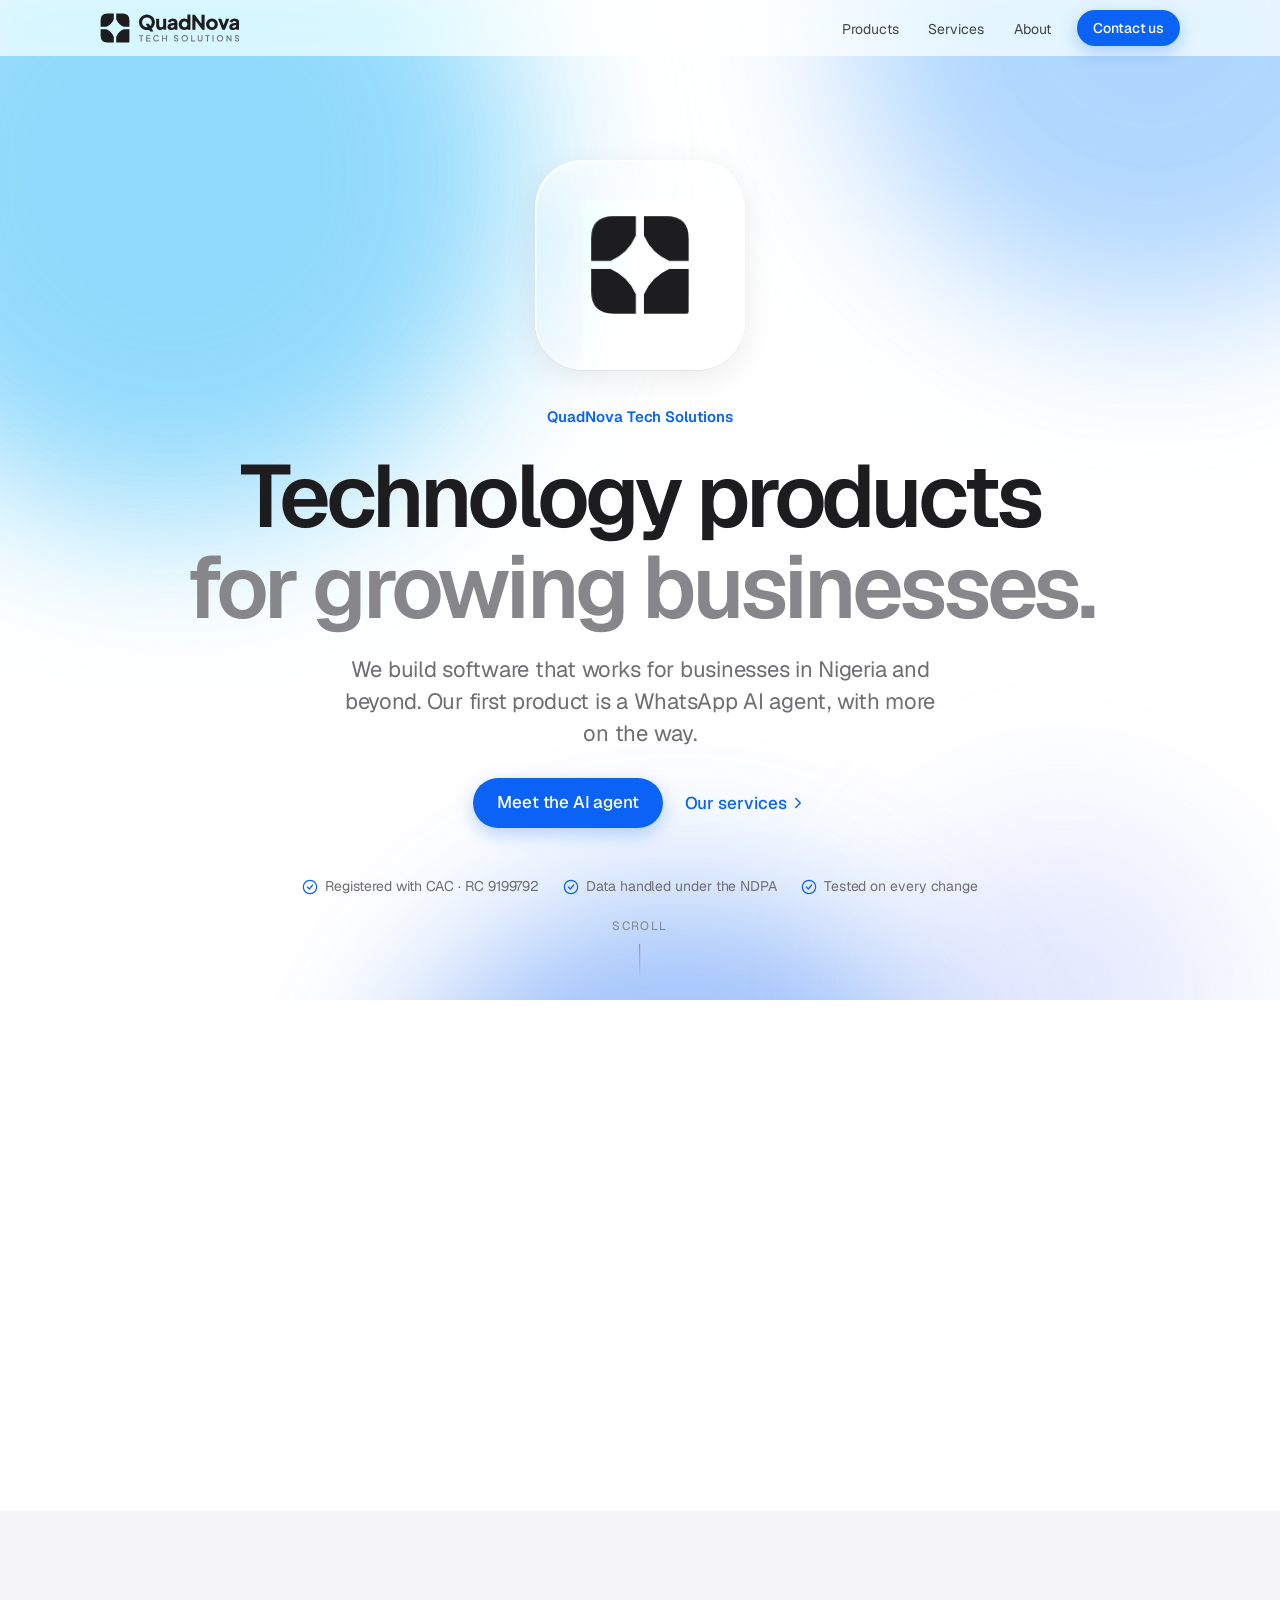
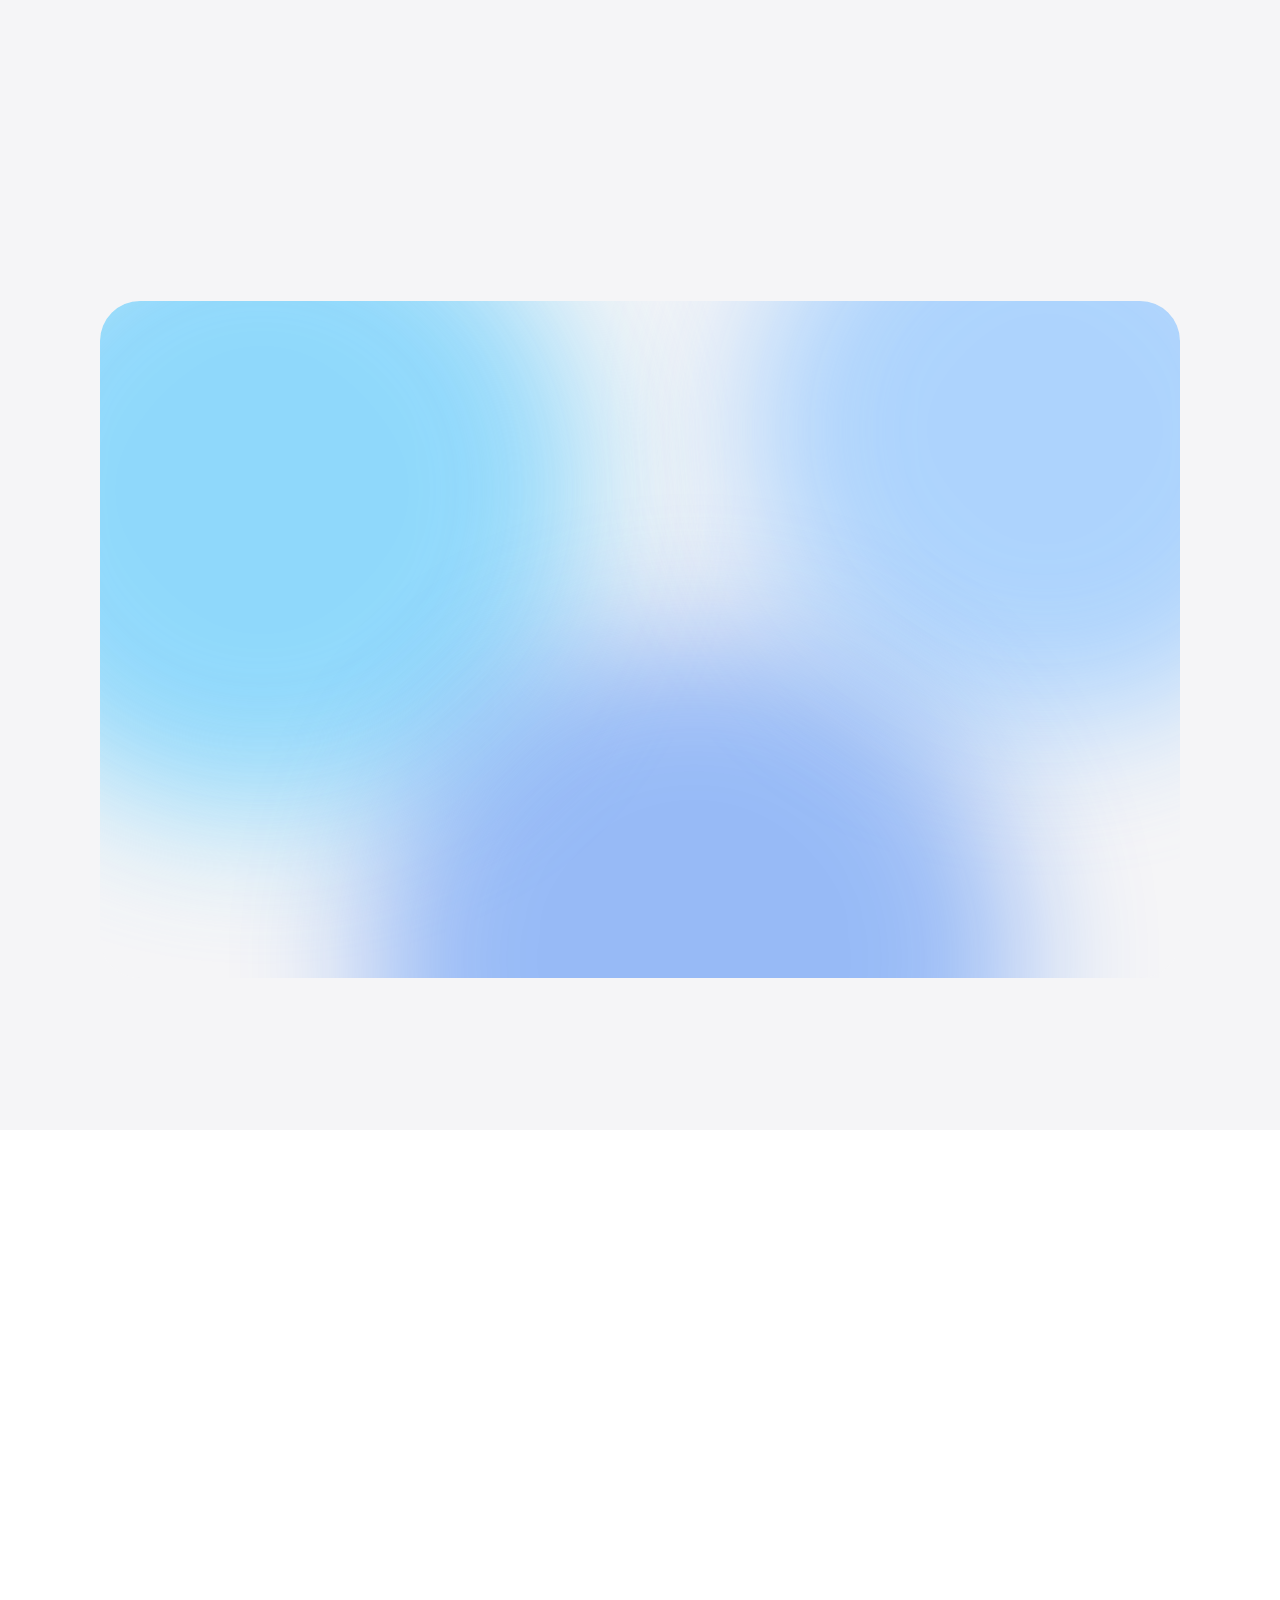
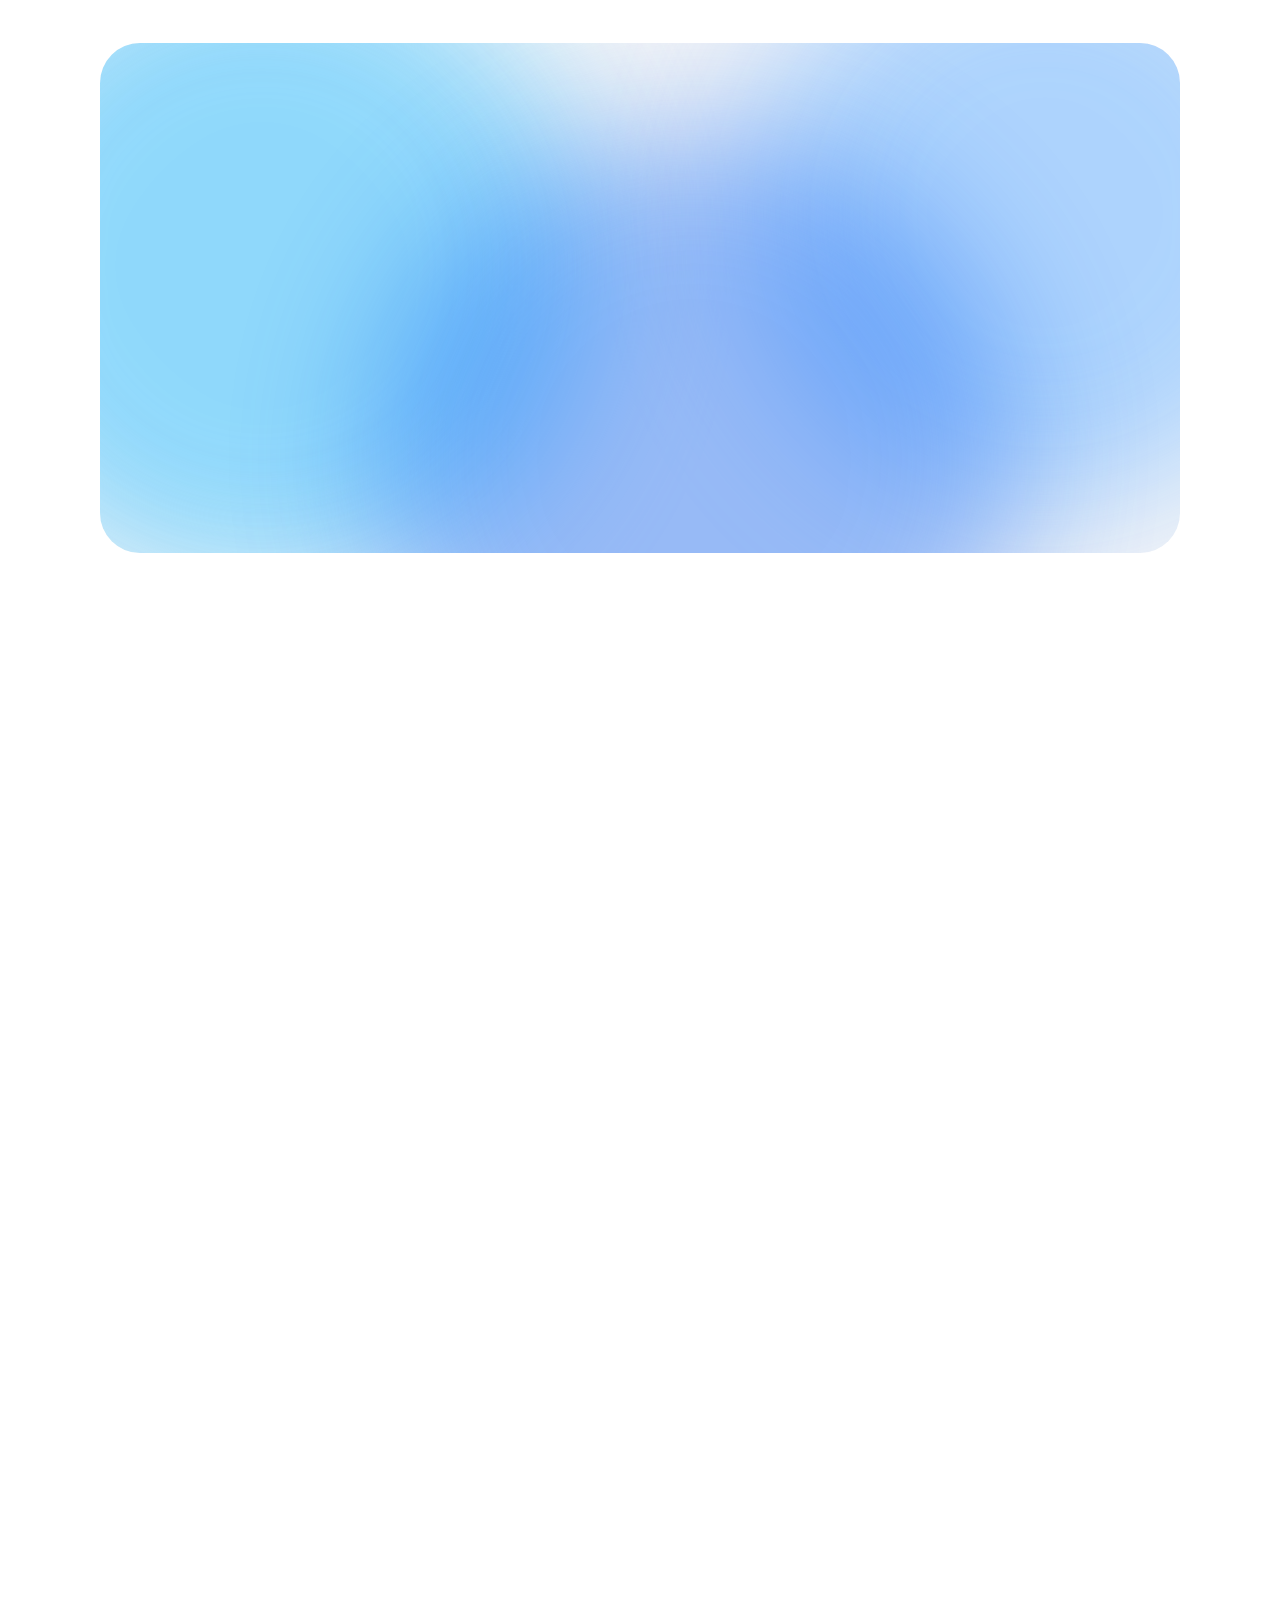
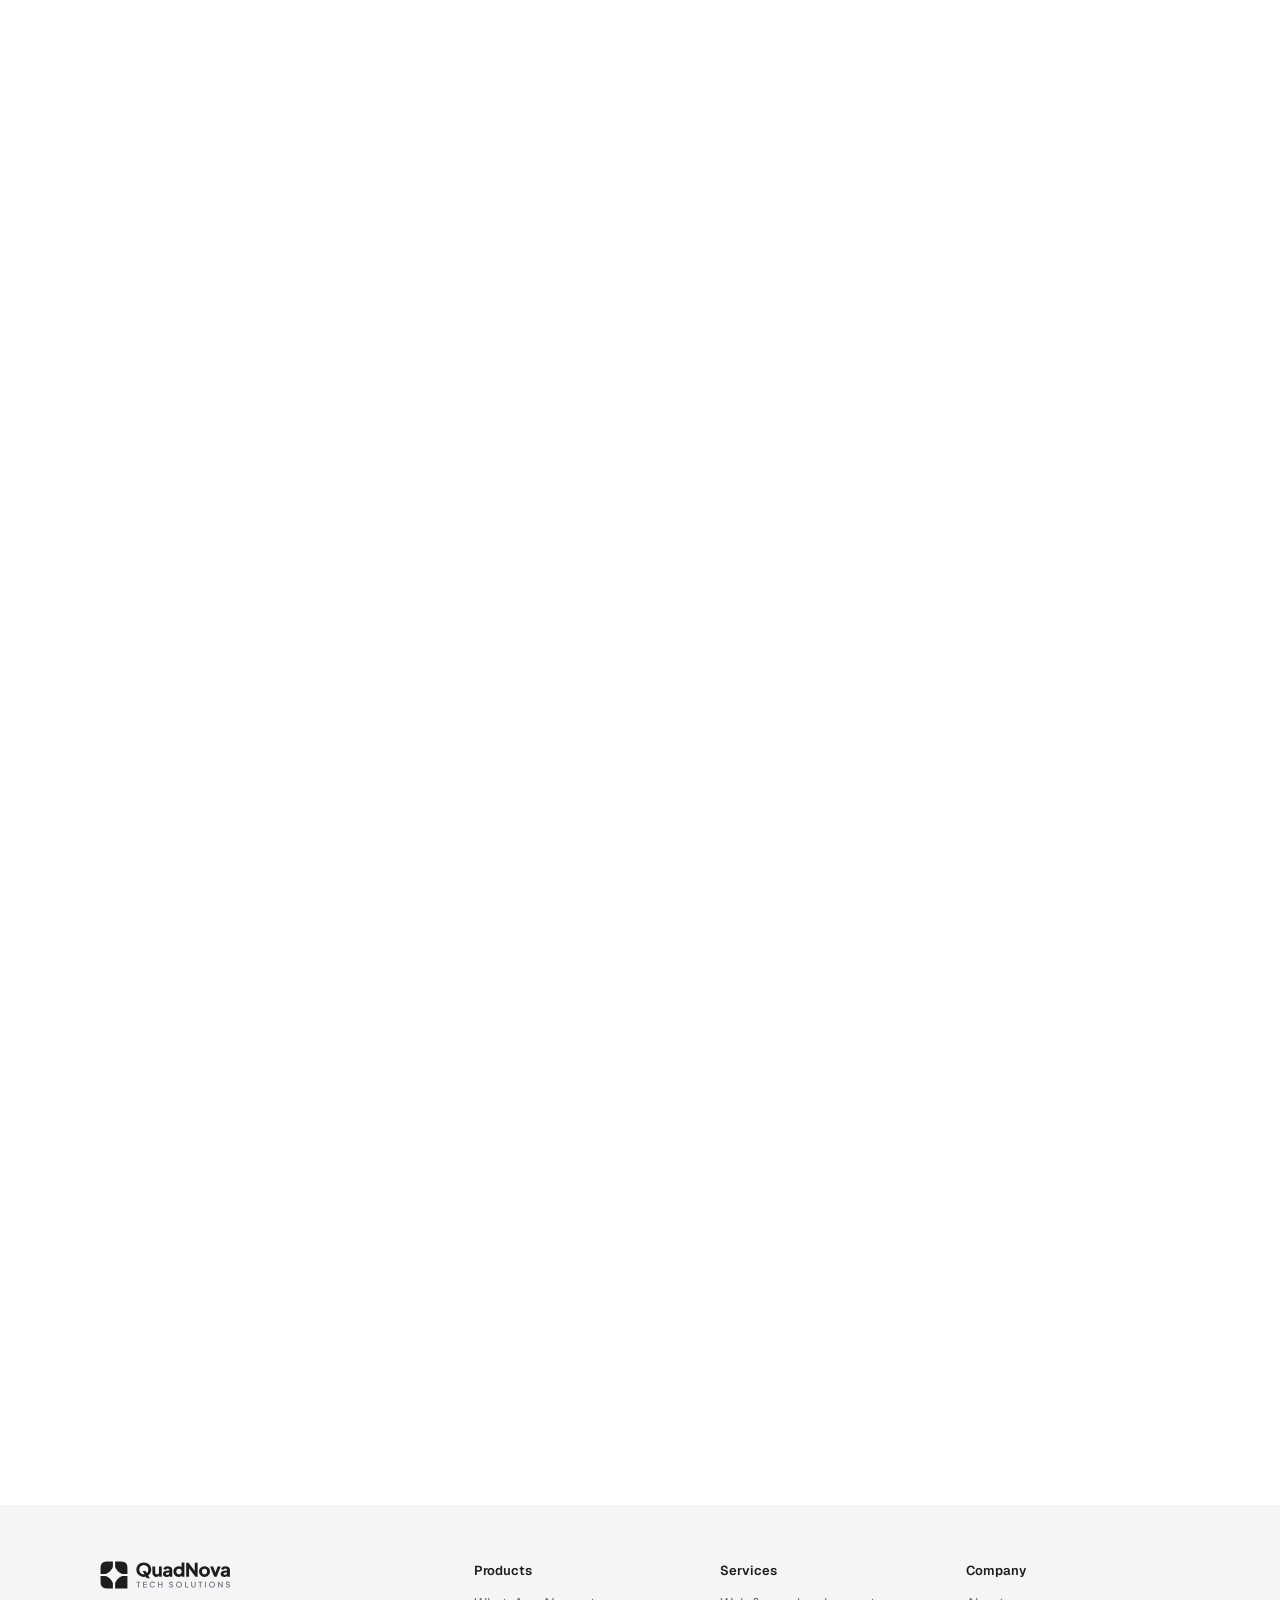
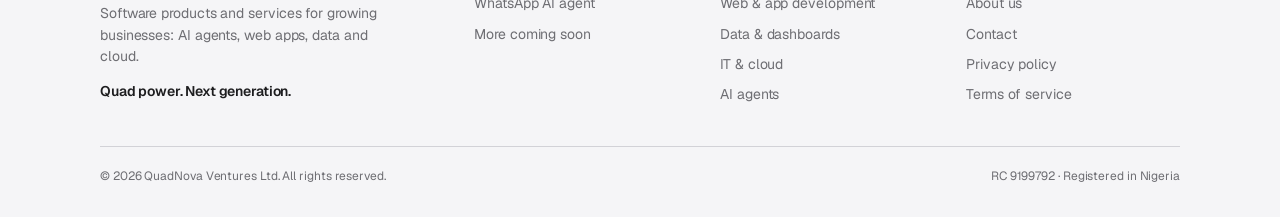
<file: index.html>
<!doctype html>
<html lang="en" class="no-js">
<head>
<meta charset="utf-8">
<meta name="viewport" content="width=device-width, initial-scale=1, viewport-fit=cover">
<title>QuadNova Tech Solutions · Software products, AI agents and cloud for growing businesses</title>
<meta name="description" content="QuadNova Tech Solutions builds software products and services for growing businesses. Our first product is a WhatsApp AI agent that answers, quotes and takes orders around the clock.">
<meta property="og:title" content="QuadNova Tech Solutions">
<meta property="og:description" content="QuadNova Tech Solutions builds software products and services for growing businesses. Our first product is a WhatsApp AI agent that answers, quotes and takes orders around the clock.">
<meta property="og:image" content="https://quadnova.space/assets/og-image.png">
<meta property="og:image:width" content="1200">
<meta property="og:image:height" content="630">
<meta name="twitter:card" content="summary_large_image">
<meta name="theme-color" content="#ffffff">
<meta http-equiv="Content-Security-Policy" content="default-src 'none'; script-src 'self'; style-src 'self'; style-src-attr 'unsafe-inline'; img-src 'self' data:; font-src 'self'; connect-src 'none'; manifest-src 'none'; object-src 'none'; base-uri 'none'; form-action 'none'">
<meta name="referrer" content="strict-origin-when-cross-origin">
<link rel="canonical" href="https://quadnova.space/">
<meta property="og:url" content="https://quadnova.space/">
<meta property="og:type" content="website">
<link rel="icon" href="/assets/favicon.svg" type="image/svg+xml">
<link rel="apple-touch-icon" href="/assets/apple-touch-icon.png">
<link rel="preload" href="/assets/fonts/geist-latin-var.woff2" as="font" type="font/woff2" crossorigin>
<link rel="stylesheet" href="/styles.css">
</head>
<body>
<svg width="0" height="0" style="position:absolute" aria-hidden="true">
  <symbol id="qn-lockup" viewBox="0 0 464.13 100"><path fill="currentColor" d="M2 46L2 24Q2 2 24 2L46 2L46 21.18A48 48 0 0 1 21.18 46ZM98 46L98 24Q98 2 76 2L54 2L54 21.18A48 48 0 0 0 78.82 46ZM2 54L2 76Q2 98 24 98L46 98L46 78.82A48 48 0 0 0 21.18 54ZM98 54L98 96Q98 98 96 98L54 98L54 78.82A48 48 0 0 1 78.82 54Z"/><path fill="currentColor" transform="translate(127.05 55.92) scale(0.67)" d="M43.900000000000006 1.2000000000000002Q35.5 1.2000000000000002 28.3 -1.7000000000000002Q21.1 -4.6000000000000005 15.75 -9.850000000000001Q10.4 -15.100000000000001 7.4 -22.1Q4.4 -29.1 4.4 -37.300000000000004Q4.4 -45.5 7.3500000000000005 -52.5Q10.3 -59.5 15.65 -64.7Q21.0 -69.9 28.2 -72.80000000000001Q35.4 -75.7 43.900000000000006 -75.7Q52.400000000000006 -75.7 59.6 -72.80000000000001Q66.8 -69.9 72.15 -64.7Q77.5 -59.5 80.45 -52.5Q83.4 -45.5 83.4 -37.300000000000004Q83.4 -29.1 80.4 -22.1Q77.4 -15.100000000000001 72.05000000000001 -9.850000000000001Q66.7 -4.6000000000000005 59.5 -1.7000000000000002Q52.300000000000004 1.2000000000000002 43.900000000000006 1.2000000000000002ZM43.900000000000006 -12.8Q49.0 -12.8 53.35 -14.600000000000001Q57.7 -16.400000000000002 61.0 -19.650000000000002Q64.3 -22.900000000000002 66.1 -27.400000000000002Q67.9 -31.900000000000002 67.9 -37.300000000000004Q67.9 -42.7 66.1 -47.150000000000006Q64.3 -51.6 61.0 -54.900000000000006Q57.7 -58.2 53.35 -59.95Q49.0 -61.7 43.900000000000006 -61.7Q38.800000000000004 -61.7 34.45 -59.95Q30.1 -58.2 26.8 -54.900000000000006Q23.5 -51.6 21.700000000000003 -47.150000000000006Q19.900000000000002 -42.7 19.900000000000002 -37.300000000000004Q19.900000000000002 -31.900000000000002 21.700000000000003 -27.400000000000002Q23.5 -22.900000000000002 26.8 -19.650000000000002Q30.1 -16.400000000000002 34.45 -14.600000000000001Q38.800000000000004 -12.8 43.900000000000006 -12.8ZM59.7 9.0 37.5 -29.8H53.5L76.0 9.0ZM110.4 1.2000000000000002Q103.80000000000001 1.2000000000000002 99.15 -1.65Q94.50000000000001 -4.5 92.10000000000002 -9.600000000000001Q89.70000000000002 -14.700000000000001 89.70000000000002 -21.5V-54.6H104.70000000000002V-22.700000000000003Q104.70000000000002 -19.6 105.95000000000002 -17.25Q107.20000000000002 -14.9 109.50000000000001 -13.600000000000001Q111.80000000000001 -12.3 114.70000000000002 -12.3Q117.70000000000002 -12.3 119.95000000000002 -13.600000000000001Q122.20000000000002 -14.9 123.45000000000002 -17.25Q124.70000000000002 -19.6 124.70000000000002 -22.700000000000003V-54.6H139.70000000000002V0.0H125.70000000000002V-10.8L126.50000000000001 -8.4Q124.60000000000002 -3.5 120.35000000000002 -1.15Q116.10000000000001 1.2000000000000002 110.4 1.2000000000000002ZM165.10000000000002 1.2000000000000002Q159.20000000000002 1.2000000000000002 154.90000000000003 -0.7Q150.60000000000002 -2.6 148.3 -6.15Q146.00000000000003 -9.700000000000001 146.00000000000003 -14.600000000000001Q146.00000000000003 -19.200000000000003 148.10000000000002 -22.75Q150.20000000000002 -26.3 154.55 -28.700000000000003Q158.9 -31.1 165.40000000000003 -32.1L182.10000000000002 -34.800000000000004V-23.8L168.10000000000002 -21.3Q164.90000000000003 -20.700000000000003 163.20000000000005 -19.25Q161.50000000000003 -17.8 161.50000000000003 -15.100000000000001Q161.50000000000003 -12.600000000000001 163.40000000000003 -11.200000000000001Q165.3 -9.8 168.10000000000002 -9.8Q171.8 -9.8 174.60000000000002 -11.4Q177.40000000000003 -13.0 178.95000000000005 -15.75Q180.50000000000003 -18.5 180.50000000000003 -21.8V-36.0Q180.50000000000003 -39.1 178.05 -41.2Q175.60000000000002 -43.300000000000004 171.40000000000003 -43.300000000000004Q167.40000000000003 -43.300000000000004 164.35000000000002 -41.10000000000001Q161.3 -38.900000000000006 159.9 -35.300000000000004L147.9 -41.0Q149.50000000000003 -45.6 153.00000000000003 -48.900000000000006Q156.50000000000003 -52.2 161.40000000000003 -54.0Q166.3 -55.800000000000004 172.10000000000002 -55.800000000000004Q179.00000000000003 -55.800000000000004 184.3 -53.300000000000004Q189.60000000000002 -50.800000000000004 192.55 -46.35000000000001Q195.50000000000003 -41.900000000000006 195.50000000000003 -36.0V0.0H181.50000000000003V-8.8L184.90000000000003 -9.4Q182.50000000000003 -5.800000000000001 179.60000000000002 -3.45Q176.70000000000002 -1.1 173.10000000000002 0.050000000000000044Q169.50000000000003 1.2000000000000002 165.10000000000002 1.2000000000000002ZM229.7 1.2000000000000002Q221.7 1.2000000000000002 215.39999999999998 -2.6Q209.1 -6.4 205.45 -12.900000000000002Q201.8 -19.400000000000002 201.8 -27.3Q201.8 -35.300000000000004 205.5 -41.75Q209.2 -48.2 215.5 -52.0Q221.8 -55.800000000000004 229.6 -55.800000000000004Q235.6 -55.800000000000004 240.25 -53.550000000000004Q244.9 -51.300000000000004 247.6 -47.2L245.3 -44.2V-75.7H260.3V0.0H246.3V-10.0L247.7 -6.9Q244.9 -2.9000000000000004 240.10000000000002 -0.8500000000000001Q235.3 1.2000000000000002 229.7 1.2000000000000002ZM231.5 -12.3Q235.6 -12.3 238.7 -14.200000000000001Q241.8 -16.1 243.55 -19.5Q245.3 -22.900000000000002 245.3 -27.3Q245.3 -31.700000000000003 243.55 -35.1Q241.8 -38.5 238.7 -40.400000000000006Q235.6 -42.300000000000004 231.5 -42.300000000000004Q227.4 -42.300000000000004 224.15 -40.35000000000001Q220.9 -38.400000000000006 219.10000000000002 -35.050000000000004Q217.3 -31.700000000000003 217.3 -27.3Q217.3 -22.900000000000002 219.10000000000002 -19.5Q220.9 -16.1 224.15 -14.200000000000001Q227.4 -12.3 231.5 -12.3ZM269.90000000000003 0.0V-74.5H281.8L321.8 -21.8L315.40000000000003 -20.3V-74.5H330.90000000000003V0.0H318.90000000000003L279.6 -53.1L285.40000000000003 -54.6V0.0ZM367.6 1.2000000000000002Q359.5 1.2000000000000002 352.85 -2.5Q346.2 -6.2 342.25 -12.65Q338.3 -19.1 338.3 -27.3Q338.3 -35.6 342.25 -42.0Q346.2 -48.400000000000006 352.85 -52.10000000000001Q359.5 -55.800000000000004 367.6 -55.800000000000004Q375.7 -55.800000000000004 382.29999999999995 -52.10000000000001Q388.9 -48.400000000000006 392.85 -42.0Q396.8 -35.6 396.8 -27.3Q396.8 -19.1 392.85 -12.65Q388.9 -6.2 382.29999999999995 -2.5Q375.7 1.2000000000000002 367.6 1.2000000000000002ZM367.6 -12.3Q371.7 -12.3 374.75 -14.200000000000001Q377.8 -16.1 379.55 -19.5Q381.3 -22.900000000000002 381.3 -27.3Q381.3 -31.700000000000003 379.55 -35.050000000000004Q377.8 -38.400000000000006 374.75 -40.35000000000001Q371.7 -42.300000000000004 367.6 -42.300000000000004Q363.5 -42.300000000000004 360.4 -40.35000000000001Q357.3 -38.400000000000006 355.55 -35.050000000000004Q353.8 -31.700000000000003 353.8 -27.3Q353.8 -22.900000000000002 355.55 -19.5Q357.3 -16.1 360.4 -14.200000000000001Q363.5 -12.3 367.6 -12.3ZM419.20000000000005 0.0 397.70000000000005 -54.6H413.90000000000003L428.8 -13.3H422.6L437.5 -54.6H453.70000000000005L432.20000000000005 0.0ZM472.7 1.2000000000000002Q466.8 1.2000000000000002 462.5 -0.7Q458.2 -2.6 455.9 -6.15Q453.6 -9.700000000000001 453.6 -14.600000000000001Q453.6 -19.200000000000003 455.70000000000005 -22.75Q457.8 -26.3 462.15 -28.700000000000003Q466.5 -31.1 473.0 -32.1L489.70000000000005 -34.800000000000004V-23.8L475.7 -21.3Q472.5 -20.700000000000003 470.8 -19.25Q469.1 -17.8 469.1 -15.100000000000001Q469.1 -12.600000000000001 471.0 -11.200000000000001Q472.90000000000003 -9.8 475.7 -9.8Q479.40000000000003 -9.8 482.20000000000005 -11.4Q485.0 -13.0 486.55 -15.75Q488.1 -18.5 488.1 -21.8V-36.0Q488.1 -39.1 485.65 -41.2Q483.2 -43.300000000000004 479.0 -43.300000000000004Q475.0 -43.300000000000004 471.95000000000005 -41.10000000000001Q468.90000000000003 -38.900000000000006 467.5 -35.300000000000004L455.5 -41.0Q457.1 -45.6 460.6 -48.900000000000006Q464.1 -52.2 469.0 -54.0Q473.90000000000003 -55.800000000000004 479.7 -55.800000000000004Q486.6 -55.800000000000004 491.90000000000003 -53.300000000000004Q497.20000000000005 -50.800000000000004 500.15000000000003 -46.35000000000001Q503.1 -41.900000000000006 503.1 -36.0V0.0H489.1V-8.8L492.5 -9.4Q490.1 -5.800000000000001 487.20000000000005 -3.45Q484.3 -1.1 480.70000000000005 0.050000000000000044Q477.1 1.2000000000000002 472.7 1.2000000000000002Z"/><path style="fill:var(--fg-2, #6E6E73)" transform="translate(129.69 94.73) scale(0.27945)" d="M20.85 0.0V-64.0H1.1V-74.5H52.1V-64.0H32.6V0.0ZM86.9 0.0V-74.5H135.95V-64.0H98.65V-42.6H133.95V-32.1H98.65V-10.5H135.95V0.0ZM207.70000000000002 1.2000000000000002Q199.75 1.2000000000000002 193.025 -1.6749999999999998Q186.3 -4.55 181.32500000000002 -9.725Q176.35000000000002 -14.9 173.57500000000002 -21.900000000000002Q170.8 -28.900000000000002 170.8 -37.25Q170.8 -45.6 173.55 -52.625Q176.3 -59.650000000000006 181.275 -64.825Q186.25 -70.0 192.97500000000002 -72.85Q199.70000000000002 -75.7 207.70000000000002 -75.7Q215.55 -75.7 221.8 -73.0Q228.05 -70.3 232.375 -65.925Q236.70000000000002 -61.550000000000004 238.55 -56.45L227.95000000000002 -51.5Q225.60000000000002 -57.45 220.35000000000002 -61.2Q215.10000000000002 -64.95 207.70000000000002 -64.95Q200.3 -64.95 194.60000000000002 -61.45Q188.9 -57.95 185.72500000000002 -51.75Q182.55 -45.550000000000004 182.55 -37.25Q182.55 -29.0 185.72500000000002 -22.75Q188.9 -16.5 194.60000000000002 -13.025Q200.3 -9.55 207.70000000000002 -9.55Q215.10000000000002 -9.55 220.35000000000002 -13.275Q225.60000000000002 -17.0 227.95000000000002 -22.950000000000003L238.55 -18.0Q236.70000000000002 -12.950000000000001 232.375 -8.575000000000001Q228.05 -4.2 221.8 -1.5Q215.55 1.2000000000000002 207.70000000000002 1.2000000000000002ZM276.7 0.0V-74.5H288.45V-41.650000000000006H322.95V-74.5H334.7V0.0H322.95V-31.150000000000002H288.45V0.0ZM445.70000000000005 1.2000000000000002Q438.65000000000003 1.2000000000000002 432.67500000000007 -1.4249999999999998Q426.70000000000005 -4.05 422.475 -8.675Q418.25000000000006 -13.3 416.3 -19.25L426.25000000000006 -23.450000000000003Q428.95000000000005 -16.6 434.17500000000007 -12.875Q439.40000000000003 -9.15 446.20000000000005 -9.15Q450.20000000000005 -9.15 453.17500000000007 -10.425Q456.15000000000003 -11.700000000000001 457.80000000000007 -13.975000000000001Q459.45000000000005 -16.25 459.45000000000005 -19.3Q459.45000000000005 -23.35 457.15000000000003 -25.775000000000002Q454.85 -28.200000000000003 450.35 -29.55L436.35 -33.95Q427.95000000000005 -36.550000000000004 423.57500000000005 -41.925000000000004Q419.20000000000005 -47.300000000000004 419.20000000000005 -54.5Q419.20000000000005 -60.75 422.27500000000003 -65.525Q425.35 -70.3 430.80000000000007 -73.0Q436.25000000000006 -75.7 443.25000000000006 -75.7Q449.95000000000005 -75.7 455.475 -73.325Q461.00000000000006 -70.95 464.92500000000007 -66.85Q468.85 -62.75 470.70000000000005 -57.35L460.90000000000003 -53.1Q458.65000000000003 -59.0 454.02500000000003 -62.175000000000004Q449.40000000000003 -65.35000000000001 443.3 -65.35000000000001Q439.6 -65.35000000000001 436.77500000000003 -64.10000000000001Q433.95000000000005 -62.85 432.40000000000003 -60.525000000000006Q430.85 -58.2 430.85 -55.1Q430.85 -51.5 433.15000000000003 -48.7Q435.45000000000005 -45.900000000000006 440.15000000000003 -44.45L453.20000000000005 -40.400000000000006Q462.1 -37.65 466.57500000000005 -32.6Q471.05000000000007 -27.55 471.05000000000007 -20.1Q471.05000000000007 -13.850000000000001 467.82500000000005 -9.05Q464.6 -4.25 458.90000000000003 -1.525Q453.20000000000005 1.2000000000000002 445.70000000000005 1.2000000000000002ZM546.5 1.2000000000000002Q538.4 1.2000000000000002 531.425 -1.6749999999999998Q524.45 -4.55 519.225 -9.75Q514.0 -14.950000000000001 511.05 -21.975Q508.1 -29.0 508.1 -37.300000000000004Q508.1 -45.6 511.02500000000003 -52.625Q513.95 -59.650000000000006 519.175 -64.825Q524.4 -70.0 531.375 -72.85Q538.35 -75.7 546.5 -75.7Q554.65 -75.7 561.625 -72.825Q568.6 -69.95 573.825 -64.775Q579.0500000000001 -59.6 581.9750000000001 -52.6Q584.9000000000001 -45.6 584.9000000000001 -37.300000000000004Q584.9000000000001 -29.0 581.95 -21.975Q579.0 -14.950000000000001 573.7750000000001 -9.75Q568.5500000000001 -4.55 561.575 -1.6749999999999998Q554.6 1.2000000000000002 546.5 1.2000000000000002ZM546.5 -9.55Q552.3000000000001 -9.55 557.1500000000001 -11.65Q562.0 -13.75 565.6 -17.525Q569.2 -21.3 571.175 -26.35Q573.15 -31.400000000000002 573.15 -37.300000000000004Q573.15 -43.150000000000006 571.175 -48.175000000000004Q569.2 -53.2 565.6 -57.0Q562.0 -60.800000000000004 557.1500000000001 -62.875Q552.3000000000001 -64.95 546.5 -64.95Q540.7 -64.95 535.85 -62.875Q531.0 -60.800000000000004 527.4000000000001 -57.0Q523.8000000000001 -53.2 521.825 -48.175000000000004Q519.85 -43.150000000000006 519.85 -37.300000000000004Q519.85 -31.400000000000002 521.825 -26.35Q523.8000000000001 -21.3 527.4000000000001 -17.525Q531.0 -13.75 535.875 -11.65Q540.75 -9.55 546.5 -9.55ZM624.1000000000001 0.0V-74.5H635.8500000000001V-10.5H668.1000000000001V0.0ZM729.9000000000001 1.2000000000000002Q721.5500000000001 1.2000000000000002 715.1000000000001 -2.3000000000000003Q708.6500000000001 -5.800000000000001 705.0250000000001 -11.9Q701.4000000000001 -18.0 701.4000000000001 -25.8V-74.5H713.1500000000001V-26.3Q713.1500000000001 -21.400000000000002 715.3000000000001 -17.6Q717.45 -13.8 721.2250000000001 -11.675Q725.0000000000001 -9.55 729.9000000000001 -9.55Q734.85 -9.55 738.6 -11.675Q742.35 -13.8 744.5 -17.6Q746.6500000000001 -21.400000000000002 746.6500000000001 -26.3V-74.5H758.4000000000001V-25.8Q758.4000000000001 -18.0 754.7750000000001 -11.9Q751.1500000000001 -5.800000000000001 744.7250000000001 -2.3000000000000003Q738.3000000000001 1.2000000000000002 729.9000000000001 1.2000000000000002ZM812.35 0.0V-64.0H792.6V-74.5H843.6V-64.0H824.1V0.0ZM878.4000000000001 0.0V-74.5H890.1500000000001V0.0ZM967.8000000000001 1.2000000000000002Q959.7 1.2000000000000002 952.7250000000001 -1.6749999999999998Q945.7500000000001 -4.55 940.5250000000001 -9.75Q935.3000000000001 -14.950000000000001 932.3500000000001 -21.975Q929.4000000000001 -29.0 929.4000000000001 -37.300000000000004Q929.4000000000001 -45.6 932.325 -52.625Q935.2500000000001 -59.650000000000006 940.4750000000001 -64.825Q945.7 -70.0 952.6750000000001 -72.85Q959.6500000000001 -75.7 967.8000000000001 -75.7Q975.95 -75.7 982.9250000000001 -72.825Q989.9000000000001 -69.95 995.1250000000001 -64.775Q1000.3500000000001 -59.6 1003.2750000000001 -52.6Q1006.2 -45.6 1006.2 -37.300000000000004Q1006.2 -29.0 1003.25 -21.975Q1000.3000000000001 -14.950000000000001 995.075 -9.75Q989.8500000000001 -4.55 982.8750000000001 -1.6749999999999998Q975.9000000000001 1.2000000000000002 967.8000000000001 1.2000000000000002ZM967.8000000000001 -9.55Q973.6000000000001 -9.55 978.45 -11.65Q983.3000000000001 -13.75 986.9000000000001 -17.525Q990.5000000000001 -21.3 992.4750000000001 -26.35Q994.45 -31.400000000000002 994.45 -37.300000000000004Q994.45 -43.150000000000006 992.4750000000001 -48.175000000000004Q990.5000000000001 -53.2 986.9000000000001 -57.0Q983.3000000000001 -60.800000000000004 978.45 -62.875Q973.6000000000001 -64.95 967.8000000000001 -64.95Q962.0000000000001 -64.95 957.1500000000001 -62.875Q952.3000000000001 -60.800000000000004 948.7 -57.0Q945.1000000000001 -53.2 943.1250000000001 -48.175000000000004Q941.1500000000001 -43.150000000000006 941.1500000000001 -37.300000000000004Q941.1500000000001 -31.400000000000002 943.1250000000001 -26.35Q945.1000000000001 -21.3 948.7 -17.525Q952.3000000000001 -13.75 957.1750000000001 -11.65Q962.0500000000001 -9.55 967.8000000000001 -9.55ZM1045.4 0.0V-74.5H1054.8500000000001L1096.7 -16.8L1092.15 -16.05V-74.5H1103.9V0.0H1094.4L1052.9 -58.1L1057.15 -58.85V0.0ZM1171.4 1.2000000000000002Q1164.3500000000001 1.2000000000000002 1158.375 -1.4249999999999998Q1152.4 -4.05 1148.1750000000002 -8.675Q1143.95 -13.3 1142.0000000000002 -19.25L1151.95 -23.450000000000003Q1154.65 -16.6 1159.875 -12.875Q1165.1000000000001 -9.15 1171.9 -9.15Q1175.9 -9.15 1178.875 -10.425Q1181.8500000000001 -11.700000000000001 1183.5 -13.975000000000001Q1185.15 -16.25 1185.15 -19.3Q1185.15 -23.35 1182.8500000000001 -25.775000000000002Q1180.5500000000002 -28.200000000000003 1176.0500000000002 -29.55L1162.0500000000002 -33.95Q1153.65 -36.550000000000004 1149.275 -41.925000000000004Q1144.9 -47.300000000000004 1144.9 -54.5Q1144.9 -60.75 1147.9750000000001 -65.525Q1151.0500000000002 -70.3 1156.5 -73.0Q1161.95 -75.7 1168.95 -75.7Q1175.65 -75.7 1181.1750000000002 -73.325Q1186.7 -70.95 1190.625 -66.85Q1194.5500000000002 -62.75 1196.4 -57.35L1186.6000000000001 -53.1Q1184.3500000000001 -59.0 1179.7250000000001 -62.175000000000004Q1175.1000000000001 -65.35000000000001 1169.0000000000002 -65.35000000000001Q1165.3000000000002 -65.35000000000001 1162.4750000000001 -64.10000000000001Q1159.65 -62.85 1158.1000000000001 -60.525000000000006Q1156.5500000000002 -58.2 1156.5500000000002 -55.1Q1156.5500000000002 -51.5 1158.8500000000001 -48.7Q1161.15 -45.900000000000006 1165.8500000000001 -44.45L1178.9 -40.400000000000006Q1187.8000000000002 -37.65 1192.275 -32.6Q1196.7500000000002 -27.55 1196.7500000000002 -20.1Q1196.7500000000002 -13.850000000000001 1193.525 -9.05Q1190.3000000000002 -4.25 1184.6000000000001 -1.525Q1178.9 1.2000000000000002 1171.4 1.2000000000000002Z"/></symbol>
  <symbol id="qn-mark" viewBox="0 0 100 100"><path fill="currentColor" d="M2 46L2 24Q2 2 24 2L46 2L46 21.18A48 48 0 0 1 21.18 46ZM98 46L98 24Q98 2 76 2L54 2L54 21.18A48 48 0 0 0 78.82 46ZM2 54L2 76Q2 98 24 98L46 98L46 78.82A48 48 0 0 0 21.18 54ZM98 54L98 96Q98 98 96 98L54 98L54 78.82A48 48 0 0 1 78.82 54Z"/></symbol>
  <symbol id="qn-quarters" viewBox="0 0 100 100"><path style="fill:var(--q0, currentColor);fill-opacity:var(--o0, .12)" d="M2 46L2 24Q2 2 24 2L46 2L46 21.18A48 48 0 0 1 21.18 46Z"/><path style="fill:var(--q1, currentColor);fill-opacity:var(--o1, .12)" d="M98 46L98 24Q98 2 76 2L54 2L54 21.18A48 48 0 0 0 78.82 46Z"/><path style="fill:var(--q2, currentColor);fill-opacity:var(--o2, .12)" d="M2 54L2 76Q2 98 24 98L46 98L46 78.82A48 48 0 0 0 21.18 54Z"/><path style="fill:var(--q3, currentColor);fill-opacity:var(--o3, .12)" d="M98 54L98 96Q98 98 96 98L54 98L54 78.82A48 48 0 0 1 78.82 54Z"/></symbol>
</svg>
<svg width="0" height="0" style="position:absolute" aria-hidden="true">
  <!-- Liquid glass refraction (Chromium applies it through backdrop-filter; other browsers show clear glass) -->
  <filter id="qn-liquid" x="0" y="0" width="100%" height="100%"><feTurbulence type="fractalNoise" baseFrequency="0.008 0.012" numOctaves="2" seed="7" result="n"/><feGaussianBlur in="n" stdDeviation="2" result="nb"/><feDisplacementMap in="SourceGraphic" in2="nb" scale="38" xChannelSelector="R" yChannelSelector="G"/></filter>
  <symbol id="i-chev" viewBox="0 0 24 24" fill="none" stroke="currentColor" stroke-width="2" stroke-linecap="round" stroke-linejoin="round"><path d="m9 6 6 6-6 6"/></symbol>
  <symbol id="i-check" viewBox="0 0 24 24" fill="none" stroke="currentColor" stroke-width="1.8" stroke-linecap="round" stroke-linejoin="round"><circle cx="12" cy="12" r="10"/><path d="m8 12 3 3 5-6"/></symbol>
  <symbol id="i-chat" viewBox="0 0 24 24" fill="none" stroke="currentColor" stroke-width="1.8" stroke-linecap="round" stroke-linejoin="round"><path d="M21 12a8 8 0 0 1-11.6 7.1L4 20l1-4.6A8 8 0 1 1 21 12Z"/><path d="M8.5 11h.01M12 11h.01M15.5 11h.01"/></symbol>
  <symbol id="i-cart" viewBox="0 0 24 24" fill="none" stroke="currentColor" stroke-width="1.8" stroke-linecap="round" stroke-linejoin="round"><circle cx="9" cy="20" r="1.5"/><circle cx="18" cy="20" r="1.5"/><path d="M2 3h3l2.7 12.4a1.5 1.5 0 0 0 1.5 1.1h8.9a1.5 1.5 0 0 0 1.5-1.1L22 7H6"/></symbol>
  <symbol id="i-user" viewBox="0 0 24 24" fill="none" stroke="currentColor" stroke-width="1.8" stroke-linecap="round" stroke-linejoin="round"><circle cx="12" cy="8" r="4"/><path d="M4 21a8 8 0 0 1 16 0"/></symbol>
  <symbol id="i-mic" viewBox="0 0 24 24" fill="none" stroke="currentColor" stroke-width="1.8" stroke-linecap="round" stroke-linejoin="round"><rect x="9" y="2" width="6" height="12" rx="3"/><path d="M5 11a7 7 0 0 0 14 0M12 18v4"/></symbol>
  <symbol id="i-chart" viewBox="0 0 24 24" fill="none" stroke="currentColor" stroke-width="1.8" stroke-linecap="round" stroke-linejoin="round"><path d="M3 3v18h18"/><path d="M7 15l4-4 3 3 6-7"/></symbol>
  <symbol id="i-bell" viewBox="0 0 24 24" fill="none" stroke="currentColor" stroke-width="1.8" stroke-linecap="round" stroke-linejoin="round"><path d="M6 8a6 6 0 1 1 12 0c0 7 3 9 3 9H3s3-2 3-9"/><path d="M10.3 21a1.9 1.9 0 0 0 3.4 0"/></symbol>
  <symbol id="i-bolt" viewBox="0 0 24 24" fill="none" stroke="currentColor" stroke-width="1.8" stroke-linecap="round" stroke-linejoin="round"><path d="M13 2 4 14h7l-1 8 9-12h-7Z"/></symbol>
  <symbol id="i-db" viewBox="0 0 24 24" fill="none" stroke="currentColor" stroke-width="1.8" stroke-linecap="round" stroke-linejoin="round"><ellipse cx="12" cy="5" rx="8" ry="3"/><path d="M4 5v14c0 1.7 3.6 3 8 3s8-1.3 8-3V5"/><path d="M4 12c0 1.7 3.6 3 8 3s8-1.3 8-3"/></symbol>
  <symbol id="i-lock" viewBox="0 0 24 24" fill="none" stroke="currentColor" stroke-width="1.8" stroke-linecap="round" stroke-linejoin="round"><rect x="4" y="11" width="16" height="10" rx="2"/><path d="M8 11V7a4 4 0 0 1 8 0v4"/></symbol>
  <symbol id="i-tag" viewBox="0 0 24 24" fill="none" stroke="currentColor" stroke-width="1.8" stroke-linecap="round" stroke-linejoin="round"><path d="M20.6 13.4 13.4 20.6a2 2 0 0 1-2.8 0L3 13V3h10l7.6 7.6a2 2 0 0 1 0 2.8Z"/><circle cx="7.5" cy="7.5" r="1.5"/></symbol>
  <symbol id="i-refresh" viewBox="0 0 24 24" fill="none" stroke="currentColor" stroke-width="1.8" stroke-linecap="round" stroke-linejoin="round"><path d="M21 12a9 9 0 1 1-2.6-6.4L21 8"/><path d="M21 3v5h-5"/></symbol>
  <symbol id="i-trash" viewBox="0 0 24 24" fill="none" stroke="currentColor" stroke-width="1.8" stroke-linecap="round" stroke-linejoin="round"><path d="M3 6h18M8 6V4h8v2M6 6l1 15h10l1-15"/></symbol>
  <symbol id="i-test" viewBox="0 0 24 24" fill="none" stroke="currentColor" stroke-width="1.8" stroke-linecap="round" stroke-linejoin="round"><path d="M9 3h6M10 3v6L4.5 18.5A2 2 0 0 0 6.2 21h11.6a2 2 0 0 0 1.7-2.5L14 9V3"/><path d="M7 15h10"/></symbol>
  <symbol id="i-cloud" viewBox="0 0 24 24" fill="none" stroke="currentColor" stroke-width="1.8" stroke-linecap="round" stroke-linejoin="round"><path d="M17.5 19H7a5 5 0 1 1 .9-9.9A6 6 0 0 1 19.5 11 4 4 0 0 1 17.5 19Z"/></symbol>
  <symbol id="i-shield" viewBox="0 0 24 24" fill="none" stroke="currentColor" stroke-width="1.8" stroke-linecap="round" stroke-linejoin="round"><path d="M12 22s8-4 8-10V5l-8-3-8 3v7c0 6 8 10 8 10Z"/><path d="m9 12 2 2 4-4"/></symbol>
  <symbol id="i-pen" viewBox="0 0 24 24" fill="none" stroke="currentColor" stroke-width="1.8" stroke-linecap="round" stroke-linejoin="round"><path d="M12 20h9"/><path d="M16.5 3.5a2.1 2.1 0 0 1 3 3L7 19l-4 1 1-4Z"/></symbol>
  <symbol id="i-globe" viewBox="0 0 24 24" fill="none" stroke="currentColor" stroke-width="1.8" stroke-linecap="round" stroke-linejoin="round"><circle cx="12" cy="12" r="10"/><path d="M2 12h20M12 2a15 15 0 0 1 0 20M12 2a15 15 0 0 0 0 20"/></symbol>
  <symbol id="i-target" viewBox="0 0 24 24" fill="none" stroke="currentColor" stroke-width="1.8" stroke-linecap="round" stroke-linejoin="round"><circle cx="12" cy="12" r="10"/><circle cx="12" cy="12" r="6"/><circle cx="12" cy="12" r="2"/></symbol>
  <symbol id="i-pin" viewBox="0 0 24 24" fill="none" stroke="currentColor" stroke-width="1.8" stroke-linecap="round" stroke-linejoin="round"><path d="M20 10c0 6-8 12-8 12s-8-6-8-12a8 8 0 0 1 16 0Z"/><circle cx="12" cy="10" r="3"/></symbol>
  <symbol id="i-phone" viewBox="0 0 24 24" fill="none" stroke="currentColor" stroke-width="1.8" stroke-linecap="round" stroke-linejoin="round"><path d="M22 16.9v3a2 2 0 0 1-2.2 2 19.8 19.8 0 0 1-8.6-3.1 19.5 19.5 0 0 1-6-6A19.8 19.8 0 0 1 2.1 4.2 2 2 0 0 1 4.1 2h3a2 2 0 0 1 2 1.7c.1 1 .4 1.9.7 2.8a2 2 0 0 1-.5 2.1L8 9.9a16 16 0 0 0 6 6l1.3-1.3a2 2 0 0 1 2.1-.4c.9.3 1.8.6 2.8.7a2 2 0 0 1 1.7 2Z"/></symbol>
  <symbol id="i-mail" viewBox="0 0 24 24" fill="none" stroke="currentColor" stroke-width="1.8" stroke-linecap="round" stroke-linejoin="round"><rect x="2" y="4" width="20" height="16" rx="2"/><path d="m22 7-10 6L2 7"/></symbol>
  <symbol id="i-send" viewBox="0 0 24 24" fill="currentColor"><path d="M2 21 23 12 2 3v7l15 2-15 2Z"/></symbol>
  <symbol id="i-menu" viewBox="0 0 24 24" fill="none" stroke="currentColor" stroke-width="1.8" stroke-linecap="round"><path d="M4 8h16M4 16h16"/></symbol>
</svg>

<a class="skip" href="#main">Skip to content</a>

<header class="site-header" id="top">
  <div class="wrap nav">
    <a class="logo" href="/" aria-label="QuadNova Tech Solutions, home"><svg viewBox="0 0 464.13 100"><use href="#qn-lockup"/></svg></a>
    <button class="burger" aria-label="Open menu" aria-expanded="false" aria-controls="menu"><svg width="22" height="22"><use href="#i-menu"/></svg></button>
    <ul class="menu" id="menu">
      <li><a href="/#products">Products</a></li>
      <li><a href="/#services">Services</a></li>
      <li><a href="/#about">About</a></li>
      <li><a class="btn btn-primary btn-sm" href="/#contact">Contact us</a></li>
    </ul>
  </div>
</header>

<main id="main">

<section class="hero">
  <div class="aurora" aria-hidden="true"><i></i><i></i><i></i><i></i></div>
  <div class="wrap hero-in">
    <div class="hero-mark glass liquid" aria-hidden="true">
      <svg viewBox="-10 -10 120 120"><path class="q q0" d="M2 46L2 24Q2 2 24 2L46 2L46 21.18A48 48 0 0 1 21.18 46Z"/><path class="q q1" d="M98 46L98 24Q98 2 76 2L54 2L54 21.18A48 48 0 0 0 78.82 46Z"/><path class="q q2" d="M2 54L2 76Q2 98 24 98L46 98L46 78.82A48 48 0 0 0 21.18 54Z"/><path class="q q3" d="M98 54L98 96Q98 98 96 98L54 98L54 78.82A48 48 0 0 1 78.82 54Z"/></svg>
    </div>
    <p class="label rise" style="--d:1">QuadNova Tech Solutions</p>
    <h1 class="rise" style="--d:2">Technology products<br><span class="soft-text">for growing businesses.</span></h1>
    <p class="intro rise" style="--d:3">We build software that works for businesses in Nigeria and beyond. Our first product is a WhatsApp AI agent, with more on the way.</p>
    <div class="hero-cta rise" style="--d:4">
      <a class="btn btn-primary" href="/products/whatsapp-ai-agent/">Meet the AI agent</a>
      <a class="btn-link" href="#services">Our services <svg><use href="#i-chev"/></svg></a>
    </div>
    <ul class="trust rise" style="--d:5">
      <li><svg><use href="#i-check"/></svg>Registered with CAC · RC 9199792</li>
      <li><svg><use href="#i-check"/></svg>Data handled under the NDPA</li>
      <li><svg><use href="#i-check"/></svg>Tested on every change</li>
    </ul>
  </div>
  <a class="scroll-cue" href="#intro" aria-label="Scroll to content"><span>Scroll</span><i></i></a>
</section>

<section id="intro" class="section">
  <div class="wrap">
    <p class="statement reveal">One company, a growing family of products. <span class="soft-text">We design, build and run the software that keeps your business talking to its customers, its data and its team.</span></p>
  </div>
</section>

<section id="products" class="section tint">
  <div class="wrap">
    <div class="head reveal">
      <p class="label">Products</p>
      <h2>Built once. <span class="soft-text">Ready for your business.</span></h2>
      <p class="intro">Our products are ready to set up for your business. We start with customer service, and we build outward from there.</p>
    </div>
    <div class="stage">
      <div class="aurora soft" aria-hidden="true"><i></i><i></i><i></i></div>
      <div class="prod-grid">
        <a class="prod glass liquid reveal" href="/products/whatsapp-ai-agent/">
          <span class="badge">Available now</span>
          <h3>WhatsApp AI agent</h3>
          <p>Answers customers in seconds, quotes from your live price list and takes orders on WhatsApp, day and night.</p>
          <div class="art" aria-hidden="true">
            <div class="mini-chat">
              <div class="in">Do you have the 20-litre emulsion in white?</div>
              <div class="out">Yes, in stock. Want a quote with delivery?</div>
              <div class="in">Yes, 3 buckets to my shop</div>
              <div class="out">Quote ready. Reply ORDER to confirm. ✅</div>
            </div>
          </div>
          <span class="btn-link">Explore the product <svg><use href="#i-chev"/></svg></span>
        </a>
        <article class="prod glass liquid reveal">
          <span class="badge soon">In development</span>
          <h3>Our next product</h3>
          <p>More QuadNova products are on the way. Tell us what your business needs most and help shape what we build next.</p>
          <div class="art" aria-hidden="true">
            <svg class="soon-mark" viewBox="0 0 100 100"><use href="#qn-quarters"/></svg>
          </div>
          <a class="btn-link" href="#contact">Tell us what you need <svg><use href="#i-chev"/></svg></a>
        </article>
      </div>
    </div>
  </div>
</section>

<section id="services" class="section">
  <div class="wrap">
    <div class="head reveal">
      <p class="label">Services</p>
      <h2>Need something built for you? <span class="soft-text">We do that too.</span></h2>
      <p class="intro">Alongside our products, our engineers build custom software, data and cloud systems that connect to each other, so your website, your data and your customer service run as one.</p>
    </div>
    <div class="stage">
      <div class="aurora soft" aria-hidden="true"><i></i><i></i><i></i></div>
      <div class="pillars">
        <article class="pillar glass liquid reveal" data-lit="0">
          <svg class="qicon" viewBox="0 0 100 100" aria-hidden="true"><use href="#qn-quarters"/></svg>
          <p class="code">QN/01 · WEB</p>
          <h3>Web &amp; app development</h3>
          <p>Websites, web apps and online stores, engineered to load fast on any phone.</p>
          <ul><li>Websites and online stores</li><li>Web apps and customer portals</li><li>UI and brand design</li></ul>
        </article>
        <article class="pillar glass liquid reveal" data-lit="1">
          <svg class="qicon" viewBox="0 0 100 100" aria-hidden="true"><use href="#qn-quarters"/></svg>
          <p class="code">QN/02 · DATA</p>
          <h3>Data &amp; dashboards</h3>
          <p>Live dashboards and reports wired straight into your sales, stock and chats.</p>
          <ul><li>Live sales and stock dashboards</li><li>Reports that export to Excel</li><li>Alerts when something needs you</li></ul>
        </article>
        <article class="pillar glass liquid reveal" data-lit="2">
          <svg class="qicon" viewBox="0 0 100 100" aria-hidden="true"><use href="#qn-quarters"/></svg>
          <p class="code">QN/03 · CLOUD</p>
          <h3>IT &amp; cloud</h3>
          <p>Cloud hosting, networks, devices and security, with support when you need it.</p>
          <ul><li>Cloud hosting and domains</li><li>Networks and devices</li><li>Security and IT support</li></ul>
        </article>
        <article class="pillar glass liquid reveal">
          <svg class="qicon" viewBox="0 0 100 100" aria-hidden="true"><use href="#qn-quarters"/></svg>
          <p class="code">QN/04 · AI</p>
          <h3>AI agents</h3>
          <p>AI agents that answer, quote and take orders on WhatsApp, around the clock.</p>
          <ul><li>WhatsApp AI agents</li><li>Voice notes and calls</li><li>Automated orders and staff handover</li></ul>
        </article>
      </div>
      </div>
    </div>
  </div>
</section>

<section id="about" class="section">
  <div class="wrap about">
    <div class="reveal">
      <p class="label">About QuadNova</p>
      <h2>Rooted in Nigeria. <span class="soft-text">Built for the world.</span></h2>
      <p class="intro">QuadNova Tech Solutions is part of QuadNova Ventures Ltd, a private limited company incorporated in Nigeria under the Companies and Allied Matters Act 2020. We are engineers who build software for real businesses, from a single shop to teams working across borders, on the apps their customers already use.</p>
      <dl class="facts">
        <div><dt>Registered name</dt><dd>QuadNova Ventures Ltd</dd></div>
        <div><dt>CAC registration</dt><dd>RC 9199792</dd></div>
        <div><dt>Incorporated</dt><dd>12 January 2026</dd></div>
        <div><dt>Headquarters</dt><dd>Nigeria</dd></div>
      </dl>
    </div>
    <div class="values">
      <div class="value reveal"><svg><use href="#i-target"/></svg><div><h3>Practical first</h3><p>We build what businesses actually use every day, on the tools their customers already have.</p></div></div>
      <div class="value reveal"><svg><use href="#i-shield"/></svg><div><h3>Trust and privacy</h3><p>Customer data is handled carefully and in line with the Nigeria Data Protection Act 2023.</p></div></div>
      <div class="value reveal"><svg><use href="#i-globe"/></svg><div><h3>Speaks your customers' language</h3><p>Our AI agents reply in the language your customer writes in, including English, Pidgin, Hausa, Yoruba and Igbo.</p></div></div>
      <div class="value reveal"><svg><use href="#i-pen"/></svg><div><h3>Built to your brand</h3><p>Your name, your logo, your prices and your policies, not a one-size-fits-all template.</p></div></div>
    </div>
  </div>
</section>

<section class="section cta-section">
  <div class="wrap">
    <div class="cta reveal">
      <div class="aurora" aria-hidden="true"><i></i><i></i><i></i></div>
      <div class="cta-in glass liquid">
        <h2>Have something to build?</h2>
        <p class="intro">Tell us what you need. We usually reply within one working day.</p>
        <div class="hero-cta"><a class="btn btn-primary" href="#contact">Start a project</a><a class="btn-link" href="https://wa.me/2348137230919">Chat on WhatsApp <svg><use href="#i-chev"/></svg></a></div>
      </div>
    </div>
  </div>
</section>

<section id="contact" class="section">
  <div class="wrap">
    <div class="head reveal">
      <p class="label">Contact</p>
      <h2>Let's talk.</h2>
      <p class="intro">Call, WhatsApp or email us. We usually reply within one working day.</p>
    </div>
    <div class="contact">
      <div class="ccard reveal"><svg><use href="#i-pin"/></svg><h3>Office</h3><p>FHZ4, Federal Quarters, Opposite Silver Jubilee<br>Samaru, Kaduna State, Nigeria</p></div>
      <div class="ccard reveal"><svg><use href="#i-phone"/></svg><h3>Phone and WhatsApp</h3><p><a href="tel:+2348137230919">+234 813 723 0919</a><br><a href="https://wa.me/2348137230919">Message us on WhatsApp</a></p></div>
      <div class="ccard reveal"><svg><use href="#i-mail"/></svg><h3>Email</h3><p><a href="mailto:info@quadnova.space">info@quadnova.space</a></p></div>
    </div>
  </div>
</section>

</main>

<footer class="site-footer">
  <div class="wrap">
    <div class="foot-grid">
      <div class="foot-brand">
        <a class="logo" href="/" aria-label="QuadNova Tech Solutions, home"><svg viewBox="0 0 464.13 100"><use href="#qn-lockup"/></svg></a>
        <p>Software products and services for growing businesses: AI agents, web apps, data and cloud.</p>
        <p class="tagline">Quad power. Next generation.</p>
      </div>
      <div><h4>Products</h4><ul><li><a href="/products/whatsapp-ai-agent/">WhatsApp AI agent</a></li><li><a href="/#products">More coming soon</a></li></ul></div>
      <div><h4>Services</h4><ul><li><a href="/#services">Web &amp; app development</a></li><li><a href="/#services">Data &amp; dashboards</a></li><li><a href="/#services">IT &amp; cloud</a></li><li><a href="/#services">AI agents</a></li></ul></div>
      <div><h4>Company</h4><ul><li><a href="/#about">About us</a></li><li><a href="/#contact">Contact</a></li><li><a href="/privacy.html">Privacy policy</a></li><li><a href="/terms.html">Terms of service</a></li></ul></div>
    </div>
    <div class="foot-bottom">
      <span>© 2026 QuadNova Ventures Ltd. All rights reserved.</span>
      <span>RC 9199792 · Registered in Nigeria</span>
    </div>
  </div>
</footer>
<script src="/site.js" defer></script>
</body>
</html>
</file>
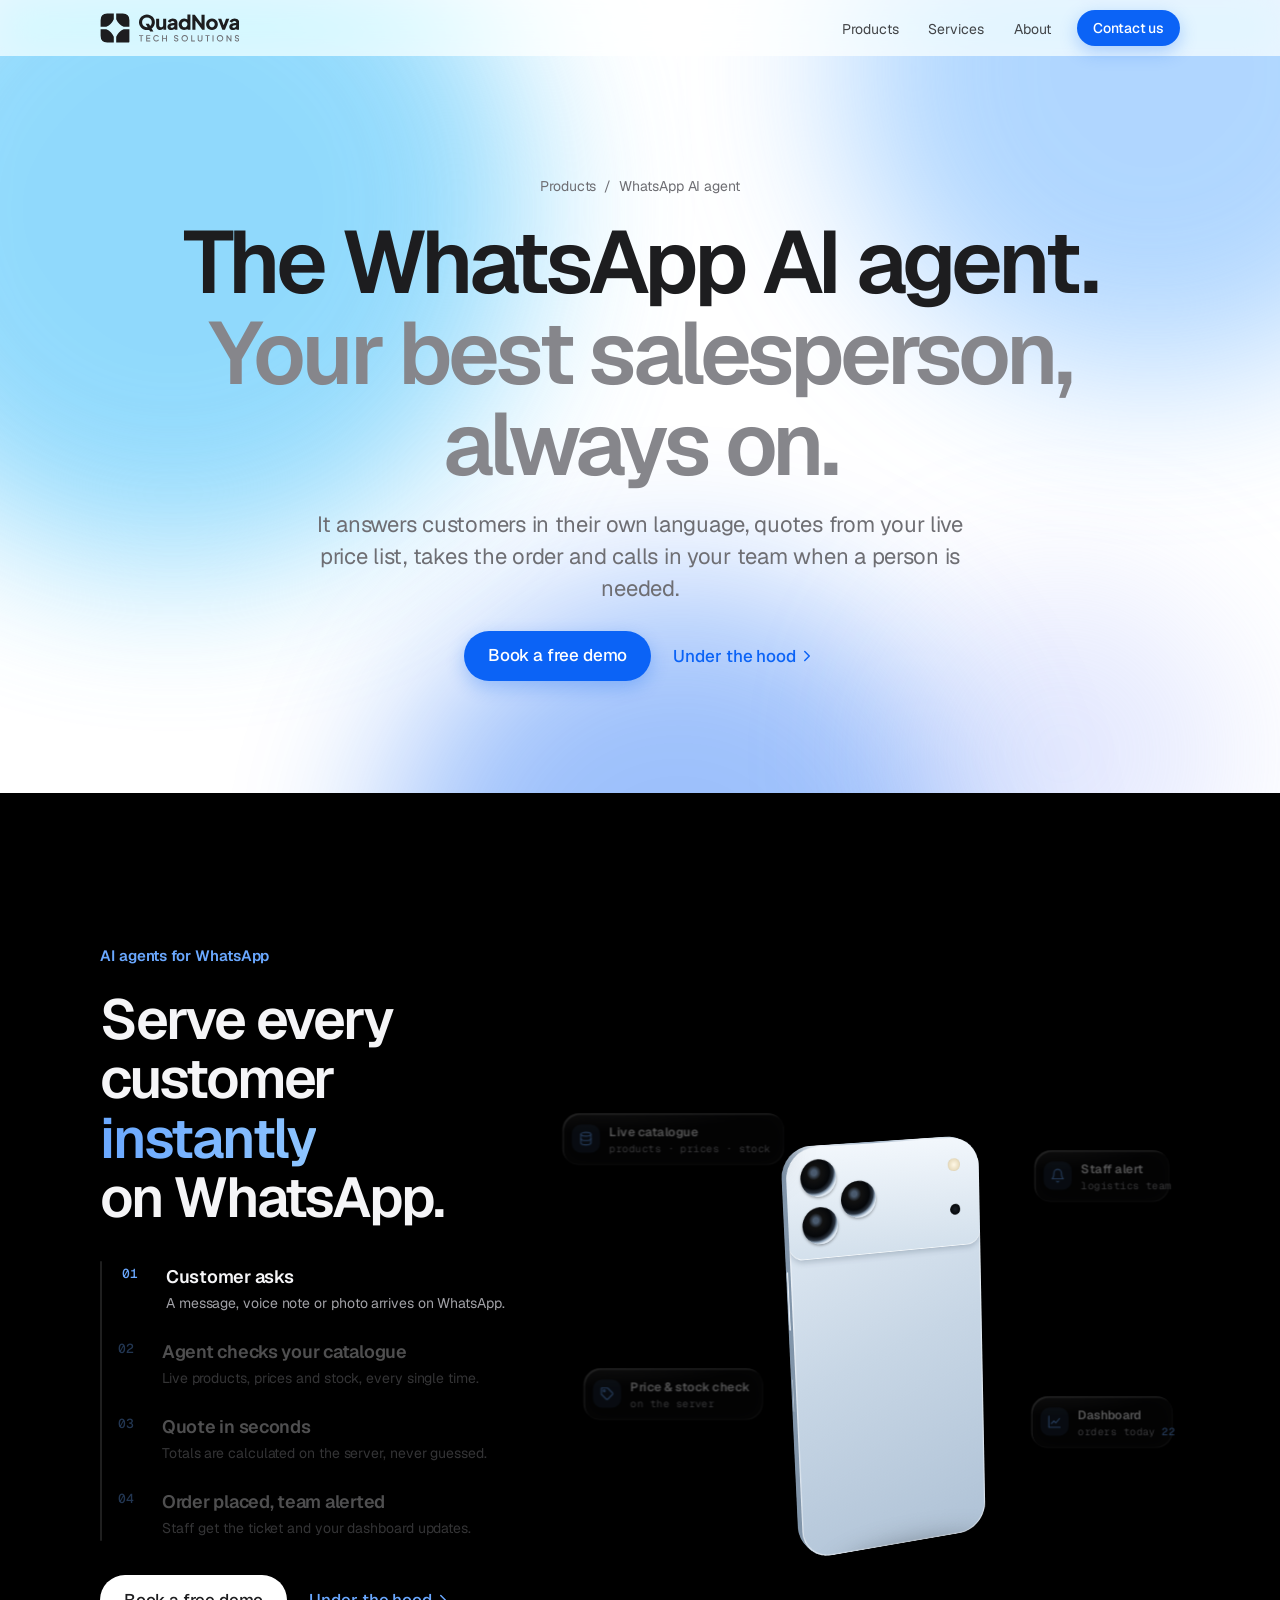
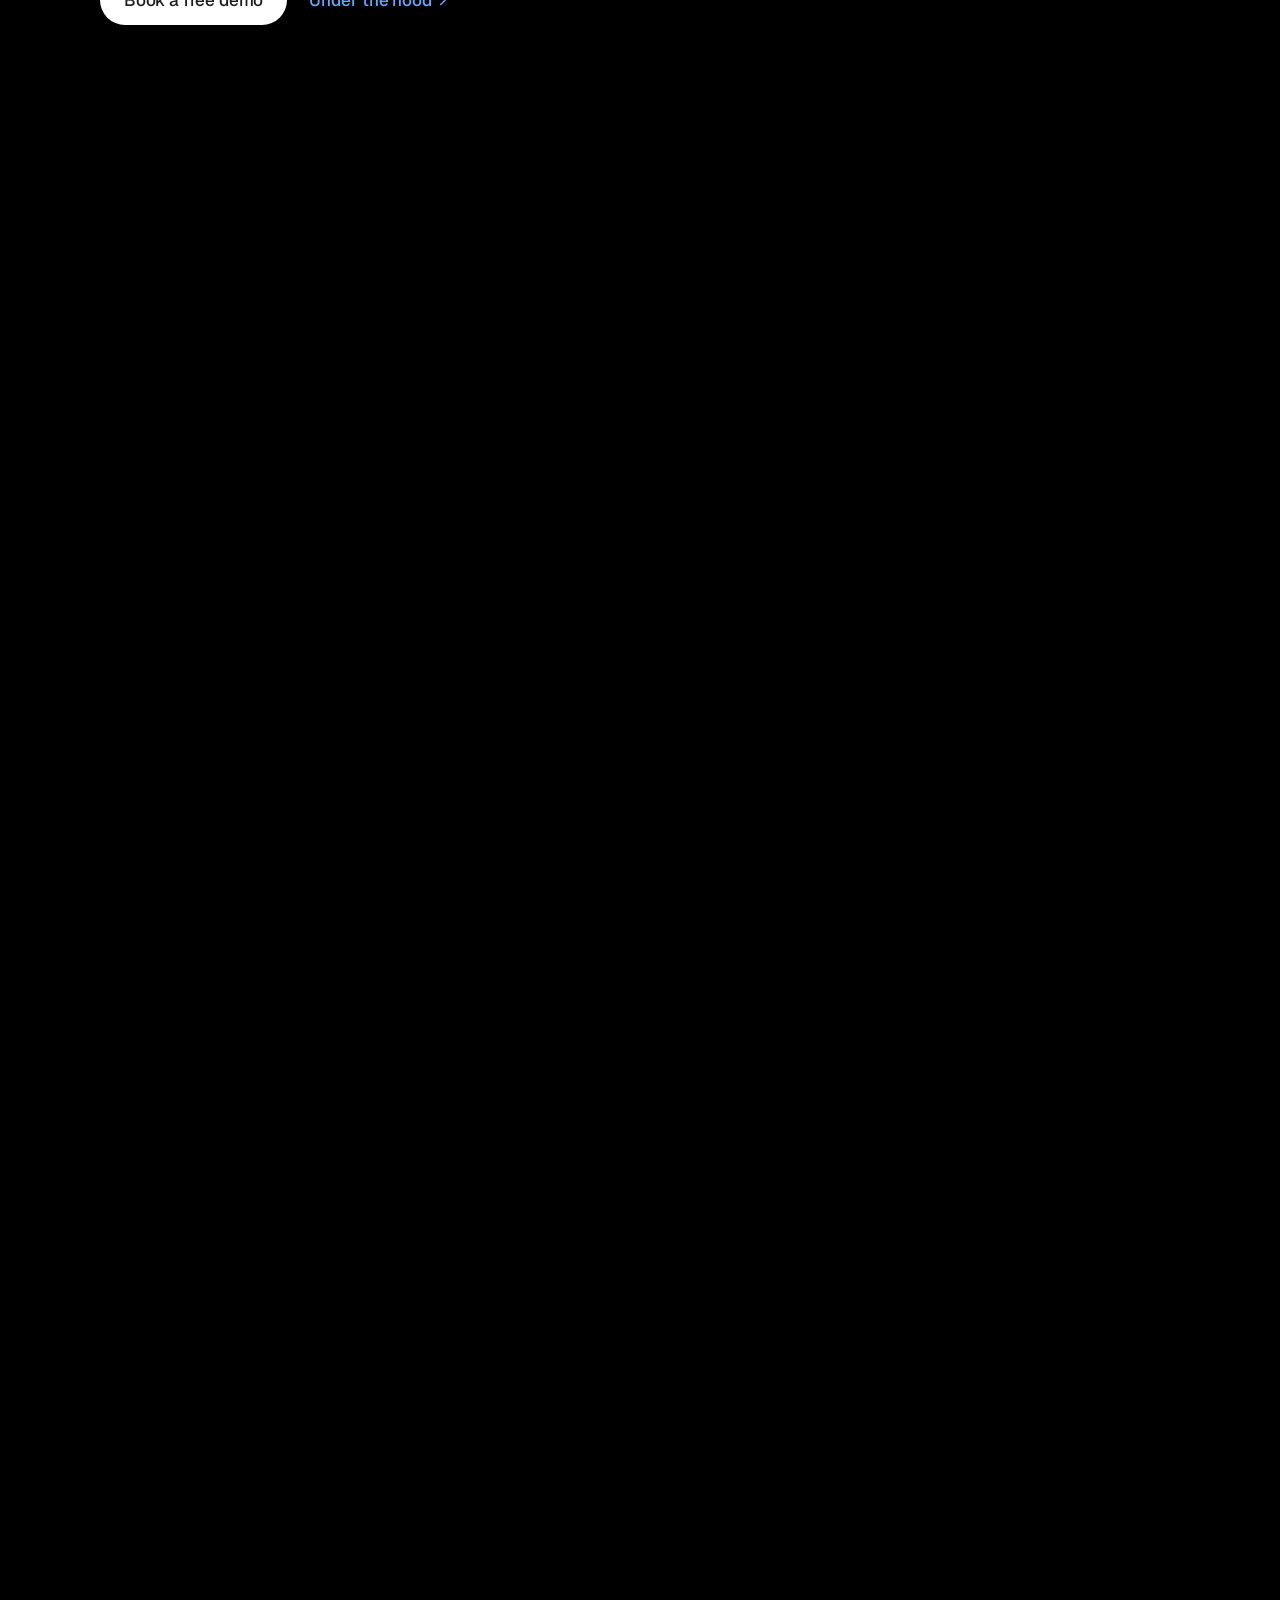
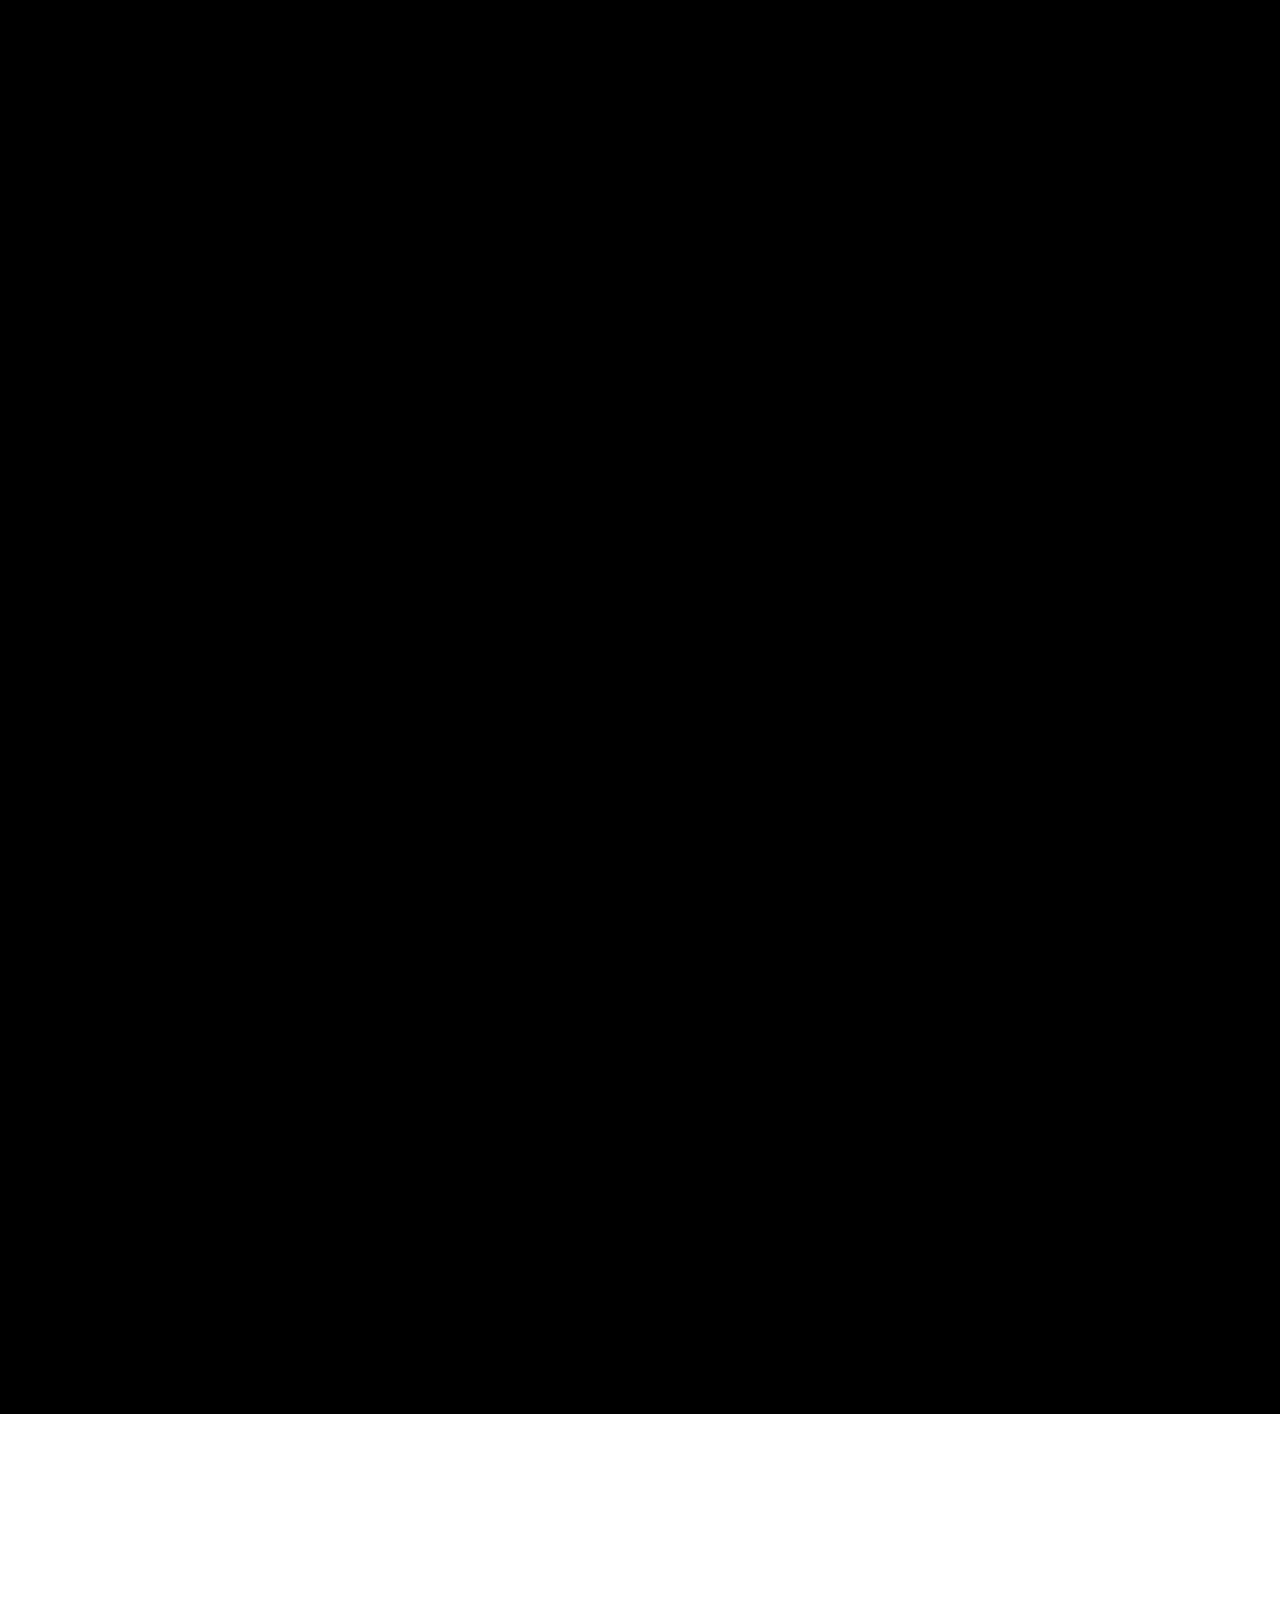
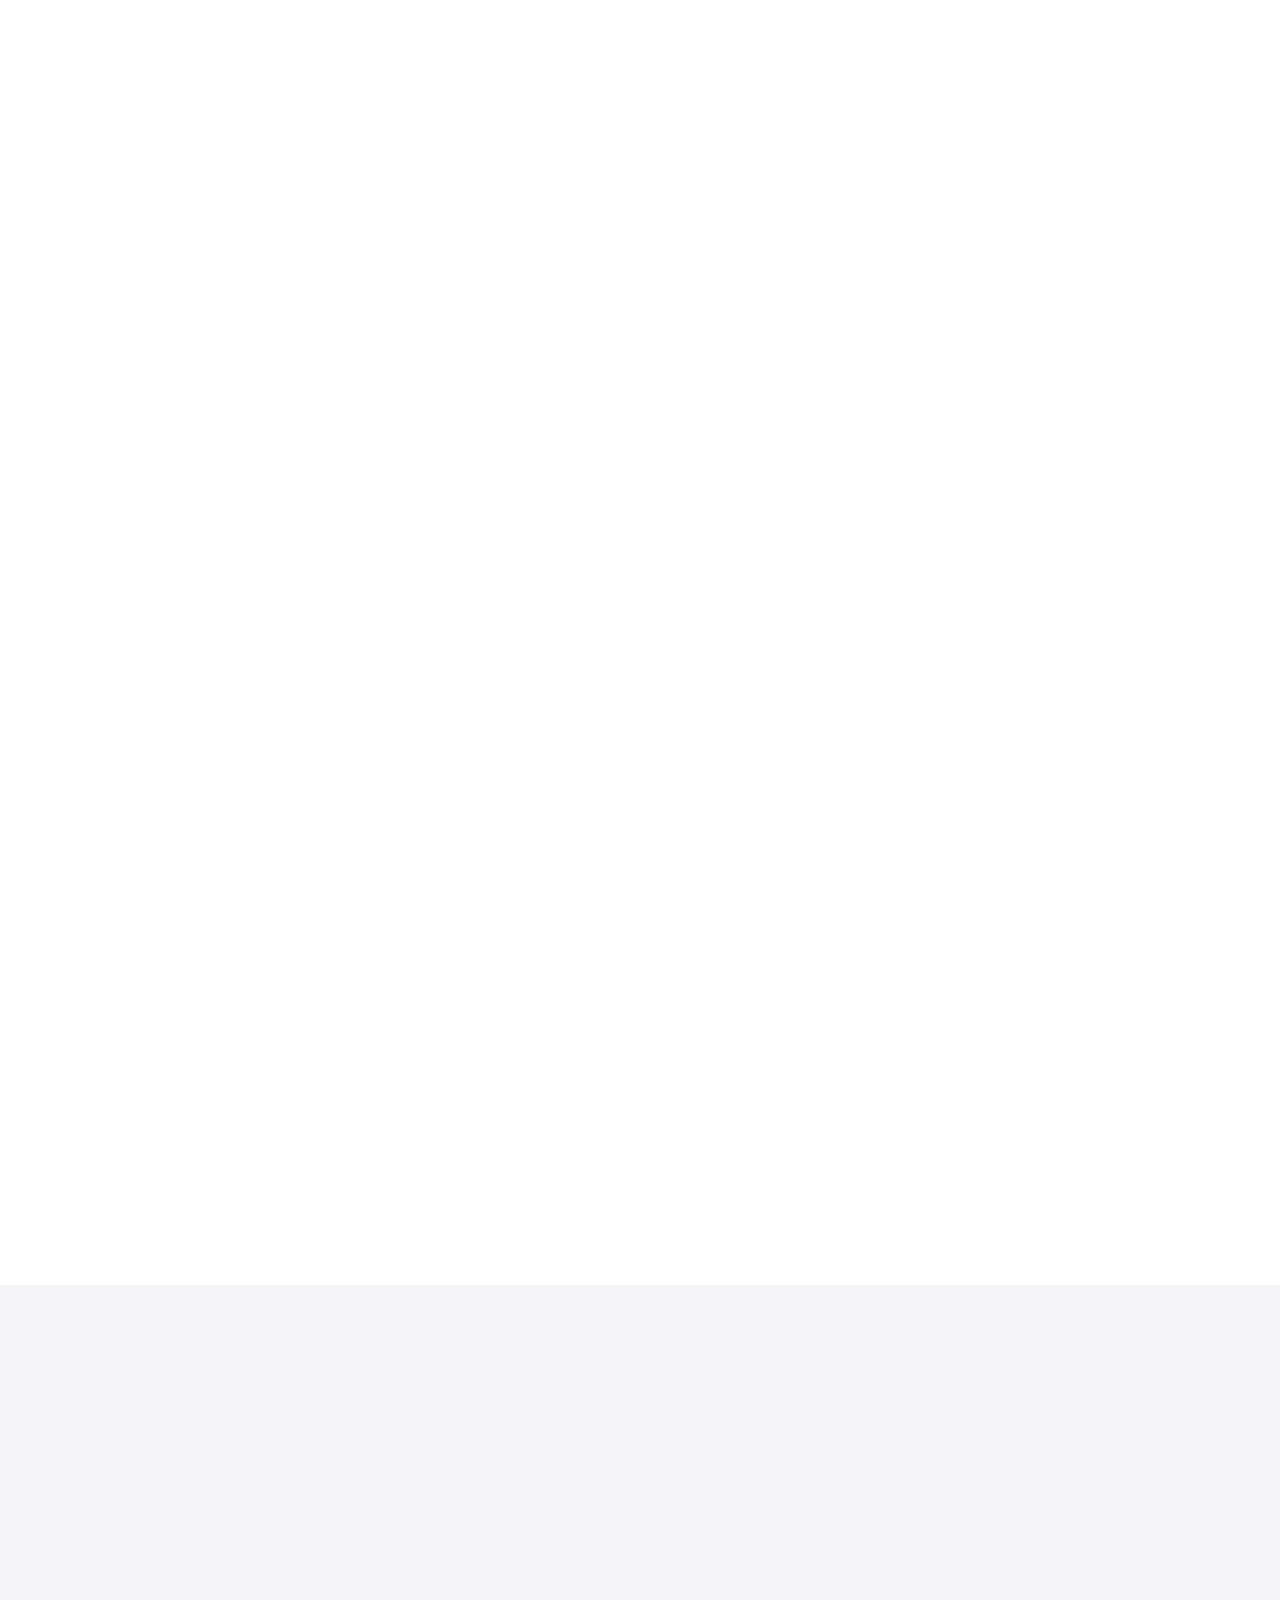
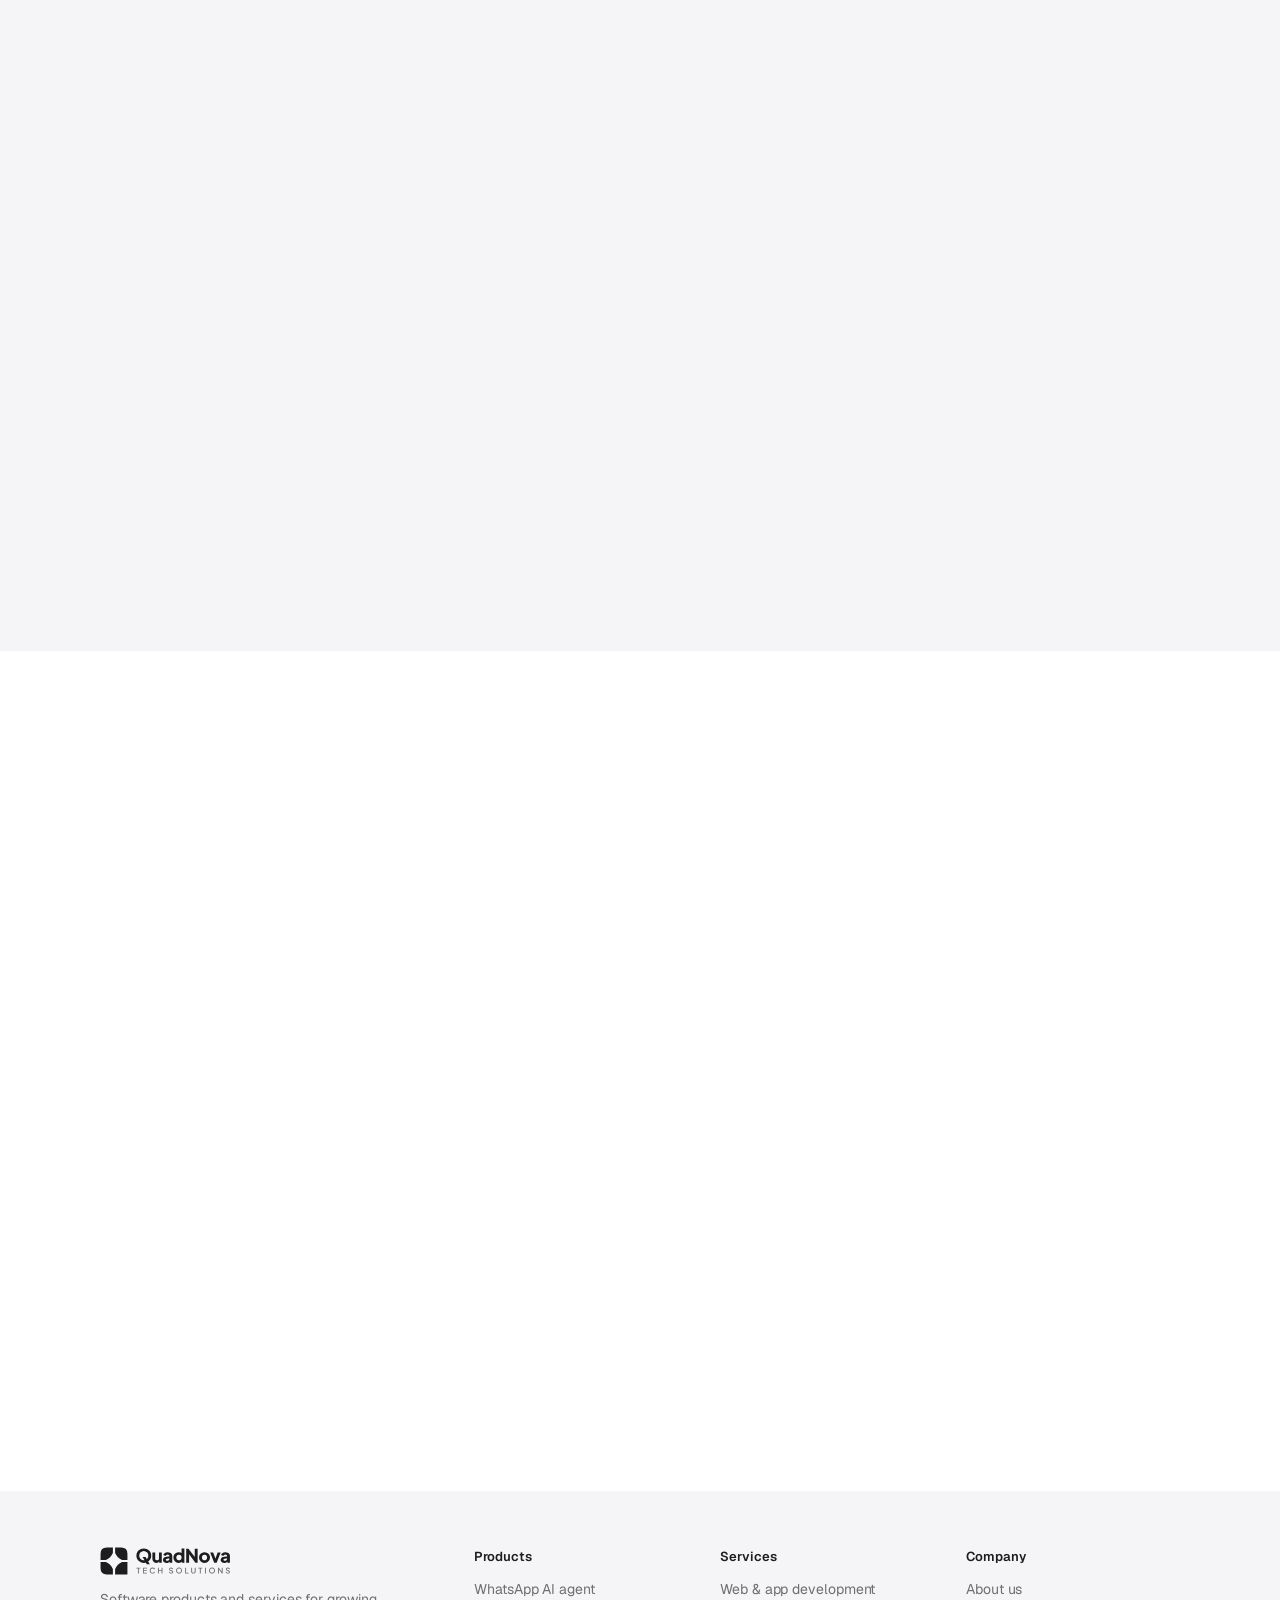
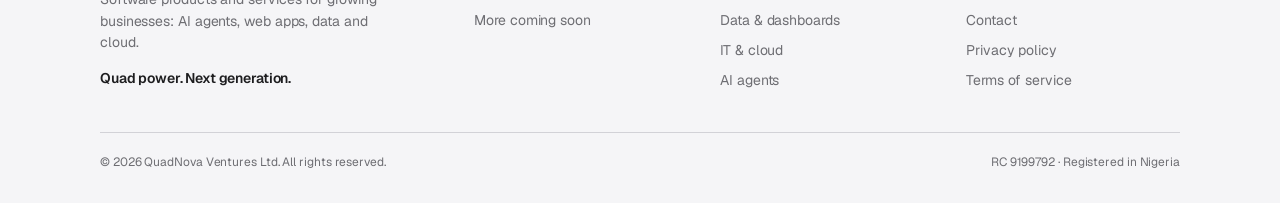
<file: products/whatsapp-ai-agent/index.html>
<!doctype html>
<html lang="en" class="no-js">
<head>
<meta charset="utf-8">
<meta name="viewport" content="width=device-width, initial-scale=1, viewport-fit=cover">
<title>WhatsApp AI agent · QuadNova Tech Solutions</title>
<meta name="description" content="The QuadNova WhatsApp AI agent answers customers in seconds, quotes from your live prices and stock, takes orders and hands over to your staff, day and night.">
<meta property="og:title" content="WhatsApp AI agent">
<meta property="og:description" content="The QuadNova WhatsApp AI agent answers customers in seconds, quotes from your live prices and stock, takes orders and hands over to your staff, day and night.">
<meta property="og:image" content="https://quadnova.space/assets/og-image.png">
<meta property="og:image:width" content="1200">
<meta property="og:image:height" content="630">
<meta name="twitter:card" content="summary_large_image">
<meta name="theme-color" content="#ffffff">
<meta http-equiv="Content-Security-Policy" content="default-src 'none'; script-src 'self'; style-src 'self'; style-src-attr 'unsafe-inline'; img-src 'self' data:; font-src 'self'; connect-src 'none'; manifest-src 'none'; object-src 'none'; base-uri 'none'; form-action 'none'">
<meta name="referrer" content="strict-origin-when-cross-origin">
<link rel="canonical" href="https://quadnova.space/products/whatsapp-ai-agent/">
<meta property="og:url" content="https://quadnova.space/products/whatsapp-ai-agent/">
<meta property="og:type" content="website">
<link rel="icon" href="/assets/favicon.svg" type="image/svg+xml">
<link rel="apple-touch-icon" href="/assets/apple-touch-icon.png">
<link rel="preload" href="/assets/fonts/geist-latin-var.woff2" as="font" type="font/woff2" crossorigin>
<link rel="stylesheet" href="/styles.css">
<link rel="stylesheet" href="/product.css">
</head>
<body>
<svg width="0" height="0" style="position:absolute" aria-hidden="true">
  <symbol id="qn-lockup" viewBox="0 0 464.13 100"><path fill="currentColor" d="M2 46L2 24Q2 2 24 2L46 2L46 21.18A48 48 0 0 1 21.18 46ZM98 46L98 24Q98 2 76 2L54 2L54 21.18A48 48 0 0 0 78.82 46ZM2 54L2 76Q2 98 24 98L46 98L46 78.82A48 48 0 0 0 21.18 54ZM98 54L98 96Q98 98 96 98L54 98L54 78.82A48 48 0 0 1 78.82 54Z"/><path fill="currentColor" transform="translate(127.05 55.92) scale(0.67)" d="M43.900000000000006 1.2000000000000002Q35.5 1.2000000000000002 28.3 -1.7000000000000002Q21.1 -4.6000000000000005 15.75 -9.850000000000001Q10.4 -15.100000000000001 7.4 -22.1Q4.4 -29.1 4.4 -37.300000000000004Q4.4 -45.5 7.3500000000000005 -52.5Q10.3 -59.5 15.65 -64.7Q21.0 -69.9 28.2 -72.80000000000001Q35.4 -75.7 43.900000000000006 -75.7Q52.400000000000006 -75.7 59.6 -72.80000000000001Q66.8 -69.9 72.15 -64.7Q77.5 -59.5 80.45 -52.5Q83.4 -45.5 83.4 -37.300000000000004Q83.4 -29.1 80.4 -22.1Q77.4 -15.100000000000001 72.05000000000001 -9.850000000000001Q66.7 -4.6000000000000005 59.5 -1.7000000000000002Q52.300000000000004 1.2000000000000002 43.900000000000006 1.2000000000000002ZM43.900000000000006 -12.8Q49.0 -12.8 53.35 -14.600000000000001Q57.7 -16.400000000000002 61.0 -19.650000000000002Q64.3 -22.900000000000002 66.1 -27.400000000000002Q67.9 -31.900000000000002 67.9 -37.300000000000004Q67.9 -42.7 66.1 -47.150000000000006Q64.3 -51.6 61.0 -54.900000000000006Q57.7 -58.2 53.35 -59.95Q49.0 -61.7 43.900000000000006 -61.7Q38.800000000000004 -61.7 34.45 -59.95Q30.1 -58.2 26.8 -54.900000000000006Q23.5 -51.6 21.700000000000003 -47.150000000000006Q19.900000000000002 -42.7 19.900000000000002 -37.300000000000004Q19.900000000000002 -31.900000000000002 21.700000000000003 -27.400000000000002Q23.5 -22.900000000000002 26.8 -19.650000000000002Q30.1 -16.400000000000002 34.45 -14.600000000000001Q38.800000000000004 -12.8 43.900000000000006 -12.8ZM59.7 9.0 37.5 -29.8H53.5L76.0 9.0ZM110.4 1.2000000000000002Q103.80000000000001 1.2000000000000002 99.15 -1.65Q94.50000000000001 -4.5 92.10000000000002 -9.600000000000001Q89.70000000000002 -14.700000000000001 89.70000000000002 -21.5V-54.6H104.70000000000002V-22.700000000000003Q104.70000000000002 -19.6 105.95000000000002 -17.25Q107.20000000000002 -14.9 109.50000000000001 -13.600000000000001Q111.80000000000001 -12.3 114.70000000000002 -12.3Q117.70000000000002 -12.3 119.95000000000002 -13.600000000000001Q122.20000000000002 -14.9 123.45000000000002 -17.25Q124.70000000000002 -19.6 124.70000000000002 -22.700000000000003V-54.6H139.70000000000002V0.0H125.70000000000002V-10.8L126.50000000000001 -8.4Q124.60000000000002 -3.5 120.35000000000002 -1.15Q116.10000000000001 1.2000000000000002 110.4 1.2000000000000002ZM165.10000000000002 1.2000000000000002Q159.20000000000002 1.2000000000000002 154.90000000000003 -0.7Q150.60000000000002 -2.6 148.3 -6.15Q146.00000000000003 -9.700000000000001 146.00000000000003 -14.600000000000001Q146.00000000000003 -19.200000000000003 148.10000000000002 -22.75Q150.20000000000002 -26.3 154.55 -28.700000000000003Q158.9 -31.1 165.40000000000003 -32.1L182.10000000000002 -34.800000000000004V-23.8L168.10000000000002 -21.3Q164.90000000000003 -20.700000000000003 163.20000000000005 -19.25Q161.50000000000003 -17.8 161.50000000000003 -15.100000000000001Q161.50000000000003 -12.600000000000001 163.40000000000003 -11.200000000000001Q165.3 -9.8 168.10000000000002 -9.8Q171.8 -9.8 174.60000000000002 -11.4Q177.40000000000003 -13.0 178.95000000000005 -15.75Q180.50000000000003 -18.5 180.50000000000003 -21.8V-36.0Q180.50000000000003 -39.1 178.05 -41.2Q175.60000000000002 -43.300000000000004 171.40000000000003 -43.300000000000004Q167.40000000000003 -43.300000000000004 164.35000000000002 -41.10000000000001Q161.3 -38.900000000000006 159.9 -35.300000000000004L147.9 -41.0Q149.50000000000003 -45.6 153.00000000000003 -48.900000000000006Q156.50000000000003 -52.2 161.40000000000003 -54.0Q166.3 -55.800000000000004 172.10000000000002 -55.800000000000004Q179.00000000000003 -55.800000000000004 184.3 -53.300000000000004Q189.60000000000002 -50.800000000000004 192.55 -46.35000000000001Q195.50000000000003 -41.900000000000006 195.50000000000003 -36.0V0.0H181.50000000000003V-8.8L184.90000000000003 -9.4Q182.50000000000003 -5.800000000000001 179.60000000000002 -3.45Q176.70000000000002 -1.1 173.10000000000002 0.050000000000000044Q169.50000000000003 1.2000000000000002 165.10000000000002 1.2000000000000002ZM229.7 1.2000000000000002Q221.7 1.2000000000000002 215.39999999999998 -2.6Q209.1 -6.4 205.45 -12.900000000000002Q201.8 -19.400000000000002 201.8 -27.3Q201.8 -35.300000000000004 205.5 -41.75Q209.2 -48.2 215.5 -52.0Q221.8 -55.800000000000004 229.6 -55.800000000000004Q235.6 -55.800000000000004 240.25 -53.550000000000004Q244.9 -51.300000000000004 247.6 -47.2L245.3 -44.2V-75.7H260.3V0.0H246.3V-10.0L247.7 -6.9Q244.9 -2.9000000000000004 240.10000000000002 -0.8500000000000001Q235.3 1.2000000000000002 229.7 1.2000000000000002ZM231.5 -12.3Q235.6 -12.3 238.7 -14.200000000000001Q241.8 -16.1 243.55 -19.5Q245.3 -22.900000000000002 245.3 -27.3Q245.3 -31.700000000000003 243.55 -35.1Q241.8 -38.5 238.7 -40.400000000000006Q235.6 -42.300000000000004 231.5 -42.300000000000004Q227.4 -42.300000000000004 224.15 -40.35000000000001Q220.9 -38.400000000000006 219.10000000000002 -35.050000000000004Q217.3 -31.700000000000003 217.3 -27.3Q217.3 -22.900000000000002 219.10000000000002 -19.5Q220.9 -16.1 224.15 -14.200000000000001Q227.4 -12.3 231.5 -12.3ZM269.90000000000003 0.0V-74.5H281.8L321.8 -21.8L315.40000000000003 -20.3V-74.5H330.90000000000003V0.0H318.90000000000003L279.6 -53.1L285.40000000000003 -54.6V0.0ZM367.6 1.2000000000000002Q359.5 1.2000000000000002 352.85 -2.5Q346.2 -6.2 342.25 -12.65Q338.3 -19.1 338.3 -27.3Q338.3 -35.6 342.25 -42.0Q346.2 -48.400000000000006 352.85 -52.10000000000001Q359.5 -55.800000000000004 367.6 -55.800000000000004Q375.7 -55.800000000000004 382.29999999999995 -52.10000000000001Q388.9 -48.400000000000006 392.85 -42.0Q396.8 -35.6 396.8 -27.3Q396.8 -19.1 392.85 -12.65Q388.9 -6.2 382.29999999999995 -2.5Q375.7 1.2000000000000002 367.6 1.2000000000000002ZM367.6 -12.3Q371.7 -12.3 374.75 -14.200000000000001Q377.8 -16.1 379.55 -19.5Q381.3 -22.900000000000002 381.3 -27.3Q381.3 -31.700000000000003 379.55 -35.050000000000004Q377.8 -38.400000000000006 374.75 -40.35000000000001Q371.7 -42.300000000000004 367.6 -42.300000000000004Q363.5 -42.300000000000004 360.4 -40.35000000000001Q357.3 -38.400000000000006 355.55 -35.050000000000004Q353.8 -31.700000000000003 353.8 -27.3Q353.8 -22.900000000000002 355.55 -19.5Q357.3 -16.1 360.4 -14.200000000000001Q363.5 -12.3 367.6 -12.3ZM419.20000000000005 0.0 397.70000000000005 -54.6H413.90000000000003L428.8 -13.3H422.6L437.5 -54.6H453.70000000000005L432.20000000000005 0.0ZM472.7 1.2000000000000002Q466.8 1.2000000000000002 462.5 -0.7Q458.2 -2.6 455.9 -6.15Q453.6 -9.700000000000001 453.6 -14.600000000000001Q453.6 -19.200000000000003 455.70000000000005 -22.75Q457.8 -26.3 462.15 -28.700000000000003Q466.5 -31.1 473.0 -32.1L489.70000000000005 -34.800000000000004V-23.8L475.7 -21.3Q472.5 -20.700000000000003 470.8 -19.25Q469.1 -17.8 469.1 -15.100000000000001Q469.1 -12.600000000000001 471.0 -11.200000000000001Q472.90000000000003 -9.8 475.7 -9.8Q479.40000000000003 -9.8 482.20000000000005 -11.4Q485.0 -13.0 486.55 -15.75Q488.1 -18.5 488.1 -21.8V-36.0Q488.1 -39.1 485.65 -41.2Q483.2 -43.300000000000004 479.0 -43.300000000000004Q475.0 -43.300000000000004 471.95000000000005 -41.10000000000001Q468.90000000000003 -38.900000000000006 467.5 -35.300000000000004L455.5 -41.0Q457.1 -45.6 460.6 -48.900000000000006Q464.1 -52.2 469.0 -54.0Q473.90000000000003 -55.800000000000004 479.7 -55.800000000000004Q486.6 -55.800000000000004 491.90000000000003 -53.300000000000004Q497.20000000000005 -50.800000000000004 500.15000000000003 -46.35000000000001Q503.1 -41.900000000000006 503.1 -36.0V0.0H489.1V-8.8L492.5 -9.4Q490.1 -5.800000000000001 487.20000000000005 -3.45Q484.3 -1.1 480.70000000000005 0.050000000000000044Q477.1 1.2000000000000002 472.7 1.2000000000000002Z"/><path style="fill:var(--fg-2, #6E6E73)" transform="translate(129.69 94.73) scale(0.27945)" d="M20.85 0.0V-64.0H1.1V-74.5H52.1V-64.0H32.6V0.0ZM86.9 0.0V-74.5H135.95V-64.0H98.65V-42.6H133.95V-32.1H98.65V-10.5H135.95V0.0ZM207.70000000000002 1.2000000000000002Q199.75 1.2000000000000002 193.025 -1.6749999999999998Q186.3 -4.55 181.32500000000002 -9.725Q176.35000000000002 -14.9 173.57500000000002 -21.900000000000002Q170.8 -28.900000000000002 170.8 -37.25Q170.8 -45.6 173.55 -52.625Q176.3 -59.650000000000006 181.275 -64.825Q186.25 -70.0 192.97500000000002 -72.85Q199.70000000000002 -75.7 207.70000000000002 -75.7Q215.55 -75.7 221.8 -73.0Q228.05 -70.3 232.375 -65.925Q236.70000000000002 -61.550000000000004 238.55 -56.45L227.95000000000002 -51.5Q225.60000000000002 -57.45 220.35000000000002 -61.2Q215.10000000000002 -64.95 207.70000000000002 -64.95Q200.3 -64.95 194.60000000000002 -61.45Q188.9 -57.95 185.72500000000002 -51.75Q182.55 -45.550000000000004 182.55 -37.25Q182.55 -29.0 185.72500000000002 -22.75Q188.9 -16.5 194.60000000000002 -13.025Q200.3 -9.55 207.70000000000002 -9.55Q215.10000000000002 -9.55 220.35000000000002 -13.275Q225.60000000000002 -17.0 227.95000000000002 -22.950000000000003L238.55 -18.0Q236.70000000000002 -12.950000000000001 232.375 -8.575000000000001Q228.05 -4.2 221.8 -1.5Q215.55 1.2000000000000002 207.70000000000002 1.2000000000000002ZM276.7 0.0V-74.5H288.45V-41.650000000000006H322.95V-74.5H334.7V0.0H322.95V-31.150000000000002H288.45V0.0ZM445.70000000000005 1.2000000000000002Q438.65000000000003 1.2000000000000002 432.67500000000007 -1.4249999999999998Q426.70000000000005 -4.05 422.475 -8.675Q418.25000000000006 -13.3 416.3 -19.25L426.25000000000006 -23.450000000000003Q428.95000000000005 -16.6 434.17500000000007 -12.875Q439.40000000000003 -9.15 446.20000000000005 -9.15Q450.20000000000005 -9.15 453.17500000000007 -10.425Q456.15000000000003 -11.700000000000001 457.80000000000007 -13.975000000000001Q459.45000000000005 -16.25 459.45000000000005 -19.3Q459.45000000000005 -23.35 457.15000000000003 -25.775000000000002Q454.85 -28.200000000000003 450.35 -29.55L436.35 -33.95Q427.95000000000005 -36.550000000000004 423.57500000000005 -41.925000000000004Q419.20000000000005 -47.300000000000004 419.20000000000005 -54.5Q419.20000000000005 -60.75 422.27500000000003 -65.525Q425.35 -70.3 430.80000000000007 -73.0Q436.25000000000006 -75.7 443.25000000000006 -75.7Q449.95000000000005 -75.7 455.475 -73.325Q461.00000000000006 -70.95 464.92500000000007 -66.85Q468.85 -62.75 470.70000000000005 -57.35L460.90000000000003 -53.1Q458.65000000000003 -59.0 454.02500000000003 -62.175000000000004Q449.40000000000003 -65.35000000000001 443.3 -65.35000000000001Q439.6 -65.35000000000001 436.77500000000003 -64.10000000000001Q433.95000000000005 -62.85 432.40000000000003 -60.525000000000006Q430.85 -58.2 430.85 -55.1Q430.85 -51.5 433.15000000000003 -48.7Q435.45000000000005 -45.900000000000006 440.15000000000003 -44.45L453.20000000000005 -40.400000000000006Q462.1 -37.65 466.57500000000005 -32.6Q471.05000000000007 -27.55 471.05000000000007 -20.1Q471.05000000000007 -13.850000000000001 467.82500000000005 -9.05Q464.6 -4.25 458.90000000000003 -1.525Q453.20000000000005 1.2000000000000002 445.70000000000005 1.2000000000000002ZM546.5 1.2000000000000002Q538.4 1.2000000000000002 531.425 -1.6749999999999998Q524.45 -4.55 519.225 -9.75Q514.0 -14.950000000000001 511.05 -21.975Q508.1 -29.0 508.1 -37.300000000000004Q508.1 -45.6 511.02500000000003 -52.625Q513.95 -59.650000000000006 519.175 -64.825Q524.4 -70.0 531.375 -72.85Q538.35 -75.7 546.5 -75.7Q554.65 -75.7 561.625 -72.825Q568.6 -69.95 573.825 -64.775Q579.0500000000001 -59.6 581.9750000000001 -52.6Q584.9000000000001 -45.6 584.9000000000001 -37.300000000000004Q584.9000000000001 -29.0 581.95 -21.975Q579.0 -14.950000000000001 573.7750000000001 -9.75Q568.5500000000001 -4.55 561.575 -1.6749999999999998Q554.6 1.2000000000000002 546.5 1.2000000000000002ZM546.5 -9.55Q552.3000000000001 -9.55 557.1500000000001 -11.65Q562.0 -13.75 565.6 -17.525Q569.2 -21.3 571.175 -26.35Q573.15 -31.400000000000002 573.15 -37.300000000000004Q573.15 -43.150000000000006 571.175 -48.175000000000004Q569.2 -53.2 565.6 -57.0Q562.0 -60.800000000000004 557.1500000000001 -62.875Q552.3000000000001 -64.95 546.5 -64.95Q540.7 -64.95 535.85 -62.875Q531.0 -60.800000000000004 527.4000000000001 -57.0Q523.8000000000001 -53.2 521.825 -48.175000000000004Q519.85 -43.150000000000006 519.85 -37.300000000000004Q519.85 -31.400000000000002 521.825 -26.35Q523.8000000000001 -21.3 527.4000000000001 -17.525Q531.0 -13.75 535.875 -11.65Q540.75 -9.55 546.5 -9.55ZM624.1000000000001 0.0V-74.5H635.8500000000001V-10.5H668.1000000000001V0.0ZM729.9000000000001 1.2000000000000002Q721.5500000000001 1.2000000000000002 715.1000000000001 -2.3000000000000003Q708.6500000000001 -5.800000000000001 705.0250000000001 -11.9Q701.4000000000001 -18.0 701.4000000000001 -25.8V-74.5H713.1500000000001V-26.3Q713.1500000000001 -21.400000000000002 715.3000000000001 -17.6Q717.45 -13.8 721.2250000000001 -11.675Q725.0000000000001 -9.55 729.9000000000001 -9.55Q734.85 -9.55 738.6 -11.675Q742.35 -13.8 744.5 -17.6Q746.6500000000001 -21.400000000000002 746.6500000000001 -26.3V-74.5H758.4000000000001V-25.8Q758.4000000000001 -18.0 754.7750000000001 -11.9Q751.1500000000001 -5.800000000000001 744.7250000000001 -2.3000000000000003Q738.3000000000001 1.2000000000000002 729.9000000000001 1.2000000000000002ZM812.35 0.0V-64.0H792.6V-74.5H843.6V-64.0H824.1V0.0ZM878.4000000000001 0.0V-74.5H890.1500000000001V0.0ZM967.8000000000001 1.2000000000000002Q959.7 1.2000000000000002 952.7250000000001 -1.6749999999999998Q945.7500000000001 -4.55 940.5250000000001 -9.75Q935.3000000000001 -14.950000000000001 932.3500000000001 -21.975Q929.4000000000001 -29.0 929.4000000000001 -37.300000000000004Q929.4000000000001 -45.6 932.325 -52.625Q935.2500000000001 -59.650000000000006 940.4750000000001 -64.825Q945.7 -70.0 952.6750000000001 -72.85Q959.6500000000001 -75.7 967.8000000000001 -75.7Q975.95 -75.7 982.9250000000001 -72.825Q989.9000000000001 -69.95 995.1250000000001 -64.775Q1000.3500000000001 -59.6 1003.2750000000001 -52.6Q1006.2 -45.6 1006.2 -37.300000000000004Q1006.2 -29.0 1003.25 -21.975Q1000.3000000000001 -14.950000000000001 995.075 -9.75Q989.8500000000001 -4.55 982.8750000000001 -1.6749999999999998Q975.9000000000001 1.2000000000000002 967.8000000000001 1.2000000000000002ZM967.8000000000001 -9.55Q973.6000000000001 -9.55 978.45 -11.65Q983.3000000000001 -13.75 986.9000000000001 -17.525Q990.5000000000001 -21.3 992.4750000000001 -26.35Q994.45 -31.400000000000002 994.45 -37.300000000000004Q994.45 -43.150000000000006 992.4750000000001 -48.175000000000004Q990.5000000000001 -53.2 986.9000000000001 -57.0Q983.3000000000001 -60.800000000000004 978.45 -62.875Q973.6000000000001 -64.95 967.8000000000001 -64.95Q962.0000000000001 -64.95 957.1500000000001 -62.875Q952.3000000000001 -60.800000000000004 948.7 -57.0Q945.1000000000001 -53.2 943.1250000000001 -48.175000000000004Q941.1500000000001 -43.150000000000006 941.1500000000001 -37.300000000000004Q941.1500000000001 -31.400000000000002 943.1250000000001 -26.35Q945.1000000000001 -21.3 948.7 -17.525Q952.3000000000001 -13.75 957.1750000000001 -11.65Q962.0500000000001 -9.55 967.8000000000001 -9.55ZM1045.4 0.0V-74.5H1054.8500000000001L1096.7 -16.8L1092.15 -16.05V-74.5H1103.9V0.0H1094.4L1052.9 -58.1L1057.15 -58.85V0.0ZM1171.4 1.2000000000000002Q1164.3500000000001 1.2000000000000002 1158.375 -1.4249999999999998Q1152.4 -4.05 1148.1750000000002 -8.675Q1143.95 -13.3 1142.0000000000002 -19.25L1151.95 -23.450000000000003Q1154.65 -16.6 1159.875 -12.875Q1165.1000000000001 -9.15 1171.9 -9.15Q1175.9 -9.15 1178.875 -10.425Q1181.8500000000001 -11.700000000000001 1183.5 -13.975000000000001Q1185.15 -16.25 1185.15 -19.3Q1185.15 -23.35 1182.8500000000001 -25.775000000000002Q1180.5500000000002 -28.200000000000003 1176.0500000000002 -29.55L1162.0500000000002 -33.95Q1153.65 -36.550000000000004 1149.275 -41.925000000000004Q1144.9 -47.300000000000004 1144.9 -54.5Q1144.9 -60.75 1147.9750000000001 -65.525Q1151.0500000000002 -70.3 1156.5 -73.0Q1161.95 -75.7 1168.95 -75.7Q1175.65 -75.7 1181.1750000000002 -73.325Q1186.7 -70.95 1190.625 -66.85Q1194.5500000000002 -62.75 1196.4 -57.35L1186.6000000000001 -53.1Q1184.3500000000001 -59.0 1179.7250000000001 -62.175000000000004Q1175.1000000000001 -65.35000000000001 1169.0000000000002 -65.35000000000001Q1165.3000000000002 -65.35000000000001 1162.4750000000001 -64.10000000000001Q1159.65 -62.85 1158.1000000000001 -60.525000000000006Q1156.5500000000002 -58.2 1156.5500000000002 -55.1Q1156.5500000000002 -51.5 1158.8500000000001 -48.7Q1161.15 -45.900000000000006 1165.8500000000001 -44.45L1178.9 -40.400000000000006Q1187.8000000000002 -37.65 1192.275 -32.6Q1196.7500000000002 -27.55 1196.7500000000002 -20.1Q1196.7500000000002 -13.850000000000001 1193.525 -9.05Q1190.3000000000002 -4.25 1184.6000000000001 -1.525Q1178.9 1.2000000000000002 1171.4 1.2000000000000002Z"/></symbol>
  <symbol id="qn-mark" viewBox="0 0 100 100"><path fill="currentColor" d="M2 46L2 24Q2 2 24 2L46 2L46 21.18A48 48 0 0 1 21.18 46ZM98 46L98 24Q98 2 76 2L54 2L54 21.18A48 48 0 0 0 78.82 46ZM2 54L2 76Q2 98 24 98L46 98L46 78.82A48 48 0 0 0 21.18 54ZM98 54L98 96Q98 98 96 98L54 98L54 78.82A48 48 0 0 1 78.82 54Z"/></symbol>
  <symbol id="qn-quarters" viewBox="0 0 100 100"><path style="fill:var(--q0, currentColor);fill-opacity:var(--o0, .12)" d="M2 46L2 24Q2 2 24 2L46 2L46 21.18A48 48 0 0 1 21.18 46Z"/><path style="fill:var(--q1, currentColor);fill-opacity:var(--o1, .12)" d="M98 46L98 24Q98 2 76 2L54 2L54 21.18A48 48 0 0 0 78.82 46Z"/><path style="fill:var(--q2, currentColor);fill-opacity:var(--o2, .12)" d="M2 54L2 76Q2 98 24 98L46 98L46 78.82A48 48 0 0 0 21.18 54Z"/><path style="fill:var(--q3, currentColor);fill-opacity:var(--o3, .12)" d="M98 54L98 96Q98 98 96 98L54 98L54 78.82A48 48 0 0 1 78.82 54Z"/></symbol>
</svg>
<svg width="0" height="0" style="position:absolute" aria-hidden="true">
  <!-- Liquid glass refraction (Chromium applies it through backdrop-filter; other browsers show clear glass) -->
  <filter id="qn-liquid" x="0" y="0" width="100%" height="100%"><feTurbulence type="fractalNoise" baseFrequency="0.008 0.012" numOctaves="2" seed="7" result="n"/><feGaussianBlur in="n" stdDeviation="2" result="nb"/><feDisplacementMap in="SourceGraphic" in2="nb" scale="38" xChannelSelector="R" yChannelSelector="G"/></filter>
  <symbol id="i-chev" viewBox="0 0 24 24" fill="none" stroke="currentColor" stroke-width="2" stroke-linecap="round" stroke-linejoin="round"><path d="m9 6 6 6-6 6"/></symbol>
  <symbol id="i-check" viewBox="0 0 24 24" fill="none" stroke="currentColor" stroke-width="1.8" stroke-linecap="round" stroke-linejoin="round"><circle cx="12" cy="12" r="10"/><path d="m8 12 3 3 5-6"/></symbol>
  <symbol id="i-chat" viewBox="0 0 24 24" fill="none" stroke="currentColor" stroke-width="1.8" stroke-linecap="round" stroke-linejoin="round"><path d="M21 12a8 8 0 0 1-11.6 7.1L4 20l1-4.6A8 8 0 1 1 21 12Z"/><path d="M8.5 11h.01M12 11h.01M15.5 11h.01"/></symbol>
  <symbol id="i-cart" viewBox="0 0 24 24" fill="none" stroke="currentColor" stroke-width="1.8" stroke-linecap="round" stroke-linejoin="round"><circle cx="9" cy="20" r="1.5"/><circle cx="18" cy="20" r="1.5"/><path d="M2 3h3l2.7 12.4a1.5 1.5 0 0 0 1.5 1.1h8.9a1.5 1.5 0 0 0 1.5-1.1L22 7H6"/></symbol>
  <symbol id="i-user" viewBox="0 0 24 24" fill="none" stroke="currentColor" stroke-width="1.8" stroke-linecap="round" stroke-linejoin="round"><circle cx="12" cy="8" r="4"/><path d="M4 21a8 8 0 0 1 16 0"/></symbol>
  <symbol id="i-mic" viewBox="0 0 24 24" fill="none" stroke="currentColor" stroke-width="1.8" stroke-linecap="round" stroke-linejoin="round"><rect x="9" y="2" width="6" height="12" rx="3"/><path d="M5 11a7 7 0 0 0 14 0M12 18v4"/></symbol>
  <symbol id="i-chart" viewBox="0 0 24 24" fill="none" stroke="currentColor" stroke-width="1.8" stroke-linecap="round" stroke-linejoin="round"><path d="M3 3v18h18"/><path d="M7 15l4-4 3 3 6-7"/></symbol>
  <symbol id="i-bell" viewBox="0 0 24 24" fill="none" stroke="currentColor" stroke-width="1.8" stroke-linecap="round" stroke-linejoin="round"><path d="M6 8a6 6 0 1 1 12 0c0 7 3 9 3 9H3s3-2 3-9"/><path d="M10.3 21a1.9 1.9 0 0 0 3.4 0"/></symbol>
  <symbol id="i-bolt" viewBox="0 0 24 24" fill="none" stroke="currentColor" stroke-width="1.8" stroke-linecap="round" stroke-linejoin="round"><path d="M13 2 4 14h7l-1 8 9-12h-7Z"/></symbol>
  <symbol id="i-db" viewBox="0 0 24 24" fill="none" stroke="currentColor" stroke-width="1.8" stroke-linecap="round" stroke-linejoin="round"><ellipse cx="12" cy="5" rx="8" ry="3"/><path d="M4 5v14c0 1.7 3.6 3 8 3s8-1.3 8-3V5"/><path d="M4 12c0 1.7 3.6 3 8 3s8-1.3 8-3"/></symbol>
  <symbol id="i-lock" viewBox="0 0 24 24" fill="none" stroke="currentColor" stroke-width="1.8" stroke-linecap="round" stroke-linejoin="round"><rect x="4" y="11" width="16" height="10" rx="2"/><path d="M8 11V7a4 4 0 0 1 8 0v4"/></symbol>
  <symbol id="i-tag" viewBox="0 0 24 24" fill="none" stroke="currentColor" stroke-width="1.8" stroke-linecap="round" stroke-linejoin="round"><path d="M20.6 13.4 13.4 20.6a2 2 0 0 1-2.8 0L3 13V3h10l7.6 7.6a2 2 0 0 1 0 2.8Z"/><circle cx="7.5" cy="7.5" r="1.5"/></symbol>
  <symbol id="i-refresh" viewBox="0 0 24 24" fill="none" stroke="currentColor" stroke-width="1.8" stroke-linecap="round" stroke-linejoin="round"><path d="M21 12a9 9 0 1 1-2.6-6.4L21 8"/><path d="M21 3v5h-5"/></symbol>
  <symbol id="i-trash" viewBox="0 0 24 24" fill="none" stroke="currentColor" stroke-width="1.8" stroke-linecap="round" stroke-linejoin="round"><path d="M3 6h18M8 6V4h8v2M6 6l1 15h10l1-15"/></symbol>
  <symbol id="i-test" viewBox="0 0 24 24" fill="none" stroke="currentColor" stroke-width="1.8" stroke-linecap="round" stroke-linejoin="round"><path d="M9 3h6M10 3v6L4.5 18.5A2 2 0 0 0 6.2 21h11.6a2 2 0 0 0 1.7-2.5L14 9V3"/><path d="M7 15h10"/></symbol>
  <symbol id="i-cloud" viewBox="0 0 24 24" fill="none" stroke="currentColor" stroke-width="1.8" stroke-linecap="round" stroke-linejoin="round"><path d="M17.5 19H7a5 5 0 1 1 .9-9.9A6 6 0 0 1 19.5 11 4 4 0 0 1 17.5 19Z"/></symbol>
  <symbol id="i-shield" viewBox="0 0 24 24" fill="none" stroke="currentColor" stroke-width="1.8" stroke-linecap="round" stroke-linejoin="round"><path d="M12 22s8-4 8-10V5l-8-3-8 3v7c0 6 8 10 8 10Z"/><path d="m9 12 2 2 4-4"/></symbol>
  <symbol id="i-pen" viewBox="0 0 24 24" fill="none" stroke="currentColor" stroke-width="1.8" stroke-linecap="round" stroke-linejoin="round"><path d="M12 20h9"/><path d="M16.5 3.5a2.1 2.1 0 0 1 3 3L7 19l-4 1 1-4Z"/></symbol>
  <symbol id="i-globe" viewBox="0 0 24 24" fill="none" stroke="currentColor" stroke-width="1.8" stroke-linecap="round" stroke-linejoin="round"><circle cx="12" cy="12" r="10"/><path d="M2 12h20M12 2a15 15 0 0 1 0 20M12 2a15 15 0 0 0 0 20"/></symbol>
  <symbol id="i-target" viewBox="0 0 24 24" fill="none" stroke="currentColor" stroke-width="1.8" stroke-linecap="round" stroke-linejoin="round"><circle cx="12" cy="12" r="10"/><circle cx="12" cy="12" r="6"/><circle cx="12" cy="12" r="2"/></symbol>
  <symbol id="i-pin" viewBox="0 0 24 24" fill="none" stroke="currentColor" stroke-width="1.8" stroke-linecap="round" stroke-linejoin="round"><path d="M20 10c0 6-8 12-8 12s-8-6-8-12a8 8 0 0 1 16 0Z"/><circle cx="12" cy="10" r="3"/></symbol>
  <symbol id="i-phone" viewBox="0 0 24 24" fill="none" stroke="currentColor" stroke-width="1.8" stroke-linecap="round" stroke-linejoin="round"><path d="M22 16.9v3a2 2 0 0 1-2.2 2 19.8 19.8 0 0 1-8.6-3.1 19.5 19.5 0 0 1-6-6A19.8 19.8 0 0 1 2.1 4.2 2 2 0 0 1 4.1 2h3a2 2 0 0 1 2 1.7c.1 1 .4 1.9.7 2.8a2 2 0 0 1-.5 2.1L8 9.9a16 16 0 0 0 6 6l1.3-1.3a2 2 0 0 1 2.1-.4c.9.3 1.8.6 2.8.7a2 2 0 0 1 1.7 2Z"/></symbol>
  <symbol id="i-mail" viewBox="0 0 24 24" fill="none" stroke="currentColor" stroke-width="1.8" stroke-linecap="round" stroke-linejoin="round"><rect x="2" y="4" width="20" height="16" rx="2"/><path d="m22 7-10 6L2 7"/></symbol>
  <symbol id="i-send" viewBox="0 0 24 24" fill="currentColor"><path d="M2 21 23 12 2 3v7l15 2-15 2Z"/></symbol>
  <symbol id="i-menu" viewBox="0 0 24 24" fill="none" stroke="currentColor" stroke-width="1.8" stroke-linecap="round"><path d="M4 8h16M4 16h16"/></symbol>
</svg>

<a class="skip" href="#main">Skip to content</a>

<header class="site-header" id="top">
  <div class="wrap nav">
    <a class="logo" href="/" aria-label="QuadNova Tech Solutions, home"><svg viewBox="0 0 464.13 100"><use href="#qn-lockup"/></svg></a>
    <button class="burger" aria-label="Open menu" aria-expanded="false" aria-controls="menu"><svg width="22" height="22"><use href="#i-menu"/></svg></button>
    <ul class="menu" id="menu">
      <li><a href="/#products" aria-current="page">Products</a></li>
      <li><a href="/#services">Services</a></li>
      <li><a href="/#about">About</a></li>
      <li><a class="btn btn-primary btn-sm" href="/#contact">Contact us</a></li>
    </ul>
  </div>
</header>

<main id="main">

<section class="page-hero">
  <div class="aurora" aria-hidden="true"><i></i><i></i><i></i><i></i></div>
  <div class="wrap">
    <nav class="crumbs rise" style="--d:0" aria-label="Breadcrumb"><a href="/#products">Products</a><span aria-hidden="true">/</span><span>WhatsApp AI agent</span></nav>
    <h1 class="rise" style="--d:1">The WhatsApp AI agent.<br><span class="soft-text">Your best salesperson, always on.</span></h1>
    <p class="intro rise" style="--d:2">It answers customers in their own language, quotes from your live price list, takes the order and calls in your team when a person is needed.</p>
    <div class="hero-cta rise" style="--d:3">
      <a class="btn btn-primary" href="/#contact">Book a free demo</a>
      <a class="btn-link" href="#tech">Under the hood <svg><use href="#i-chev"/></svg></a>
    </div>
  </div>
</section>

<section id="ai" class="section dark">
  <div class="aurora night" aria-hidden="true"><i></i><i></i><i></i></div>
  <div class="wrap">
    <div class="ai-scene" id="ai-scene">
      <div class="ai-copy">
        <p class="label">AI agents for WhatsApp</p>
        <h2>Serve every customer <span class="rotator" data-words="instantly|day and night|in Hausa|in Pidgin|in Yoruba|in Igbo"><span class="word">instantly</span></span> on WhatsApp.</h2>
        <ol class="ai-steps" aria-label="What happens when a customer messages your AI agent">
          <li data-step="0"><span class="n">01</span><div><b>Customer asks</b><span>A message, voice note or photo arrives on WhatsApp.</span></div></li>
          <li data-step="1"><span class="n">02</span><div><b>Agent checks your catalogue</b><span>Live products, prices and stock, every single time.</span></div></li>
          <li data-step="2"><span class="n">03</span><div><b>Quote in seconds</b><span>Totals are calculated on the server, never guessed.</span></div></li>
          <li data-step="3"><span class="n">04</span><div><b>Order placed, team alerted</b><span>Staff get the ticket and your dashboard updates.</span></div></li>
        </ol>
        <div class="hero-cta">
          <a class="btn btn-light" href="/#contact">Book a free demo</a>
          <a class="btn-link" href="#tech">Under the hood <svg><use href="#i-chev"/></svg></a>
        </div>
      </div>

      <div class="ai-stage" aria-hidden="true">
        <div class="ring"></div>
        <svg class="beams" viewBox="0 0 640 700" preserveAspectRatio="none">
          <defs><linearGradient id="beam-g" x1="0" x2="1"><stop offset="0" stop-color="#7DD3FC"/><stop offset="1" stop-color="#6AA8FF"/></linearGradient></defs>
          <path class="beam b0" d="M150 190 C 170 190, 160 250, 180 250"/>
          <path class="beam b1" d="M150 470 C 170 470, 160 430, 180 430"/>
          <path class="beam b2" d="M460 290 C 480 290, 470 230, 490 230"/>
          <path class="beam b3" d="M460 470 C 480 470, 470 500, 490 500"/>
        </svg>
        <div class="chip glass dark-glass c0" style="left:13.3%;top:27.1%"><svg><use href="#i-db"/></svg><span>Live catalogue<small>products · prices · stock</small></span></div>
        <div class="chip glass dark-glass c1" style="left:13.3%;top:67.1%"><svg><use href="#i-tag"/></svg><span>Price &amp; stock check<small>on the server</small></span></div>
        <div class="chip glass dark-glass c2" style="left:86.7%;top:32.9%"><svg><use href="#i-bell"/></svg><span>Staff alert<small>logistics team</small></span></div>
        <div class="chip glass dark-glass c3" style="left:86.7%;top:71.4%"><svg><use href="#i-chart"/></svg><span>Dashboard<small>orders today <b class="ctr">22</b></small></span></div>

        <div class="tilt">
          <div class="phone iphone">
            <div class="ip-edge"><i style="--z:-4px"></i><i style="--z:-3px"></i><i style="--z:-2px"></i><i style="--z:-1px"></i><i style="--z:0px"></i><i style="--z:1px"></i><i style="--z:2px"></i><i style="--z:3px"></i><i style="--z:4px"></i></div>
            <span class="ip-btn action"></span><span class="ip-btn vol-up"></span><span class="ip-btn vol-down"></span><span class="ip-btn side"></span><span class="ip-btn cam"></span>
            <div class="ip-back"><div class="plateau"><div class="lenses"><i></i><i></i><i></i></div><div class="flash"><i class="fl"></i><i class="lidar"></i></div></div></div>
            <div class="ip-front">
              <div class="phone-screen">
                <div class="statusbar"><span class="clock">14:02</span><span class="island"></span><span class="sys"><svg viewBox="0 0 18 12"><rect x="0" y="8" width="3" height="4" rx=".8"/><rect x="5" y="5.5" width="3" height="6.5" rx=".8"/><rect x="10" y="3" width="3" height="9" rx=".8"/><rect x="15" y="0" width="3" height="12" rx=".8"/></svg><svg viewBox="0 0 16 12"><path d="M8 11.5 5.6 9a3.4 3.4 0 0 1 4.8 0Z"/><path d="M3.4 6.8a6.6 6.6 0 0 1 9.2 0l-1.5 1.5a4.5 4.5 0 0 0-6.2 0Z"/><path d="M1.2 4.6a9.8 9.8 0 0 1 13.6 0l-1.5 1.5a7.7 7.7 0 0 0-10.6 0Z"/></svg><svg viewBox="0 0 27 12"><rect x=".5" y=".5" width="22" height="11" rx="3.2" fill="none" stroke="currentColor" stroke-opacity=".45"/><rect x="2.2" y="2.2" width="16" height="7.6" rx="1.8"/><rect x="24" y="4" width="1.8" height="4" rx=".9" fill-opacity=".45"/></svg></span></div>
                <div class="wa-top">
                  <span class="av"><svg viewBox="0 0 100 100"><use href="#qn-mark"/></svg></span>
                  <span><b>Your Business</b><small class="wa-status">online</small></span>
                </div>
                <div class="wa-body" id="chat">
                  <div class="msg in" data-m="0">Good afternoon. Do you have the 20-litre emulsion in white?<time>14:02</time></div>
                  <div class="msg out typing" data-t="0"><svg viewBox="0 0 100 100"><use href="#qn-quarters"/></svg></div>
                  <div class="msg out" data-m="1">Yes, 20L white emulsion is in stock. Would you like a quote with delivery?<time>14:02</time></div>
                  <div class="msg in" data-m="2">Yes, 3 buckets to my shop<time>14:03</time></div>
                  <div class="msg out typing" data-t="1"><svg viewBox="0 0 100 100"><use href="#qn-quarters"/></svg></div>
                  <div class="msg out" data-m="3">Quote: 3 × 20L white emulsion with delivery. Reply <b>ORDER</b> to confirm. ✅<time>14:03</time></div>
                  <div class="msg in" data-m="4">ORDER<time>14:04</time></div>
                  <div class="msg out typing" data-t="2"><svg viewBox="0 0 100 100"><use href="#qn-quarters"/></svg></div>
                  <div class="msg out" data-m="5">Order confirmed 🎉 Our team will call you to arrange delivery.<time>14:04</time></div>
                </div>
                <div class="wa-input"><div>Message</div><span><svg><use href="#i-send"/></svg></span></div>
              </div>
              <div class="sheen"></div>
            </div>
          </div>
        </div>

        <div class="float-card glass liquid fc-order"><span class="ic"><svg><use href="#i-cart"/></svg></span><span><b>New order #1043</b><small>3 × 20L · confirmed on chat</small></span></div>
      </div>
    </div>

    <div class="stats reveal">
      <div class="stat"><b><span data-count="24">24</span>/7</b><span>Customers answered, even at night and on holidays</span></div>
      <div class="stat"><b data-count="5">5</b><span>Languages: English, Pidgin, Hausa, Yoruba, Igbo</span></div>
      <div class="stat"><b>Seconds</b><span>To reply, instead of hours</span></div>
    </div>

    <div class="features">
      <div class="feature glass dark-glass reveal"><svg><use href="#i-chat"/></svg><h3>Answers in seconds</h3><p>Replies to questions about products, prices and availability any time of day, in the customer's own language.</p></div>
      <div class="feature glass dark-glass reveal"><svg><use href="#i-cart"/></svg><h3>Quotes and orders</h3><p>Turns a chat into a priced quote and a confirmed order, using your real price list and stock levels.</p></div>
      <div class="feature glass dark-glass reveal"><svg><use href="#i-user"/></svg><h3>Smart handover</h3><p>Complaints, payments and "I want to talk to a person" go straight to the right staff member on WhatsApp.</p></div>
      <div class="feature glass dark-glass reveal"><svg><use href="#i-mic"/></svg><h3>Voice notes and calls</h3><p>Understands voice notes and photos, and can even answer WhatsApp calls with a natural voice.</p></div>
      <div class="feature glass dark-glass reveal"><svg><use href="#i-chart"/></svg><h3>Manager dashboard</h3><p>See today's orders, sales, stock and every conversation in one place, with reports you can export to Excel.</p></div>
      <div class="feature glass dark-glass reveal"><svg><use href="#i-bell"/></svg><h3>Nothing slips through</h3><p>Staff get reminders when a customer is waiting, and managers are alerted if a case is not picked up in time.</p></div>
    </div>
  </div>
</section>

<section id="tech" class="section">
  <div class="wrap">
    <div class="head reveal">
      <p class="label">Technology</p>
      <h2>Real engineering. <span class="soft-text">Not a template.</span></h2>
      <p class="intro">Here is what happens in the seconds between a customer's message and your agent's reply.</p>
    </div>

    <div class="arch-stage reveal">
      <div class="aurora soft" aria-hidden="true"><i></i><i></i><i></i></div>
      <ol class="arch" aria-label="How a message flows through a QuadNova AI agent">
        <li class="node glass liquid"><svg><use href="#i-chat"/></svg><b>Customer</b><span>Sends a message, voice note or photo on WhatsApp</span></li>
        <li class="link" aria-hidden="true"><i></i></li>
        <li class="node glass liquid"><svg><use href="#i-bolt"/></svg><b>WhatsApp Cloud API</b><span>Meta delivers it to our secure webhook</span></li>
        <li class="link" aria-hidden="true"><i></i></li>
        <li class="node glass liquid core"><svg viewBox="0 0 100 100"><use href="#qn-mark"/></svg><b>QuadNova AI engine</b><span>AI model, your live catalogue and your business rules</span></li>
        <li class="link" aria-hidden="true"><i></i></li>
        <li class="node glass liquid"><svg><use href="#i-db"/></svg><b>Your database</b><span>Customers, orders and tickets in PostgreSQL</span></li>
        <li class="link" aria-hidden="true"><i></i></li>
        <li class="node glass liquid"><svg><use href="#i-chart"/></svg><b>Your team</b><span>Staff alerts and the manager dashboard</span></li>
      </ol>
    </div>

    <div class="tech-grid">
      <figure class="code-card reveal" aria-label="Example of one message being processed">
        <div class="code-bar"><i></i><i></i><i></i><span>example event</span></div>
        <pre><code><span class="ln"><span class="k">POST</span> /webhook/whatsapp</span>
<span class="ln">  from: <span class="s">"+234 80• ••• ••21"</span></span>
<span class="ln">  text: <span class="s">"3 buckets to Zaria"</span></span>
<span class="ln"><span class="ok">✓</span> customer recognised  <span class="c">SH-4821</span></span>
<span class="ln"><span class="ok">✓</span> intent: order  <span class="c">3 × 20L emulsion</span></span>
<span class="ln"><span class="ok">✓</span> price and stock checked on the server</span>
<span class="ln"><span class="ok">✓</span> quote sent  <span class="c">waiting for "ORDER"</span></span>
<span class="ln"><span class="ok">✓</span> logistics team alerted when confirmed<span class="cursor"></span></span></code></pre>
      </figure>
      <div class="eng">
        <div class="eng-item reveal"><svg><use href="#i-tag"/></svg><div><h3>Prices are never guessed</h3><p>The AI never states a price on its own. Every total and stock level is checked by the server.</p></div></div>
        <div class="eng-item reveal"><svg><use href="#i-lock"/></svg><div><h3>Private by design</h3><p>Each business has its own section of the database, and WhatsApp keys are stored encrypted.</p></div></div>
        <div class="eng-item reveal"><svg><use href="#i-refresh"/></svg><div><h3>Nothing gets lost</h3><p>Reminders and escalations are saved in the database, so an update or restart never drops a customer.</p></div></div>
        <div class="eng-item reveal"><svg><use href="#i-trash"/></svg><div><h3>Data you can delete</h3><p>Customers can ask for their data to be deleted, and old chats are removed automatically.</p></div></div>
        <div class="eng-item reveal"><svg><use href="#i-test"/></svg><div><h3>Tested on every change</h3><p>Automated tests and code checks run on every update before it ships.</p></div></div>
        <div class="eng-item reveal"><svg><use href="#i-cloud"/></svg><div><h3>Runs in the cloud</h3><p>Hosted in the cloud and deployed automatically, so fixes reach you fast.</p></div></div>
      </div>
    </div>

    <div class="stack reveal">
      <span class="stack-label">Built with</span>
      <ul><li>Node.js</li><li>PostgreSQL</li><li>WhatsApp Cloud API</li><li>Claude AI</li><li>Cloud hosting</li><li>Automated testing (CI)</li><li>HTML · CSS · JavaScript</li></ul>
    </div>
  </div>
</section>

<section id="how" class="section tint">
  <div class="wrap split">
    <div class="reveal">
      <p class="label">How it works</p>
      <h2>Live in three steps.</h2>
      <p class="intro">We do the engineering. Your team keeps doing what it does best.</p>
      <ol class="steps">
        <li class="reveal"><h3>We learn your business</h3><p>Your products, prices, policies and team. We load them into the system and your dashboard.</p></li>
        <li class="reveal"><h3>We connect and configure</h3><p>Your WhatsApp number, your website, your data. Customers keep using the channels they already know.</p></li>
        <li class="reveal"><h3>You go live and track results</h3><p>The system handles the routine work; your staff handle the rest, and you see everything on the dashboard.</p></li>
      </ol>
    </div>
    <div class="dash-stage reveal">
      <div class="aurora soft" aria-hidden="true"><i></i><i></i><i></i></div>
      <div class="dash glass liquid" role="img" aria-label="Example of the manager dashboard, with sample data">
        <div class="dash-bar"><i></i><i></i><i></i><span>Manager dashboard</span></div>
        <div class="kpis">
          <div class="kpi"><small>Conversations today</small><b data-count="128">128</b><em>All answered</em></div>
          <div class="kpi"><small>Orders today</small><b data-count="23">23</b><em>Confirmed on chat</em></div>
          <div class="kpi"><small>Waiting for staff</small><b>2</b><em>Under 5 min</em></div>
        </div>
        <div class="chart">
          <small>Orders this week (sample data)</small>
          <div class="bars"><i style="--h:45%"></i><i style="--h:62%"></i><i style="--h:55%"></i><i style="--h:78%"></i><i style="--h:70%"></i><i style="--h:92%"></i><i style="--h:60%"></i></div>
        </div>
        <div class="rows">
          <div class="row"><span>Order #1042 · 3 × 20L emulsion</span><span class="tag ok">Paid</span></div>
          <div class="row"><span>Complaint · late delivery</span><span class="tag wait">With staff</span></div>
          <div class="row"><span>New customer · price enquiry</span><span class="tag new">Answered</span></div>
        </div>
      </div>
    </div>
  </div>
</section>

<section class="section cta-section">
  <div class="wrap">
    <div class="cta reveal">
      <div class="aurora" aria-hidden="true"><i></i><i></i><i></i></div>
      <div class="cta-in glass liquid">
        <h2>See it on your own business.</h2>
        <p class="intro">We will set up a demo with your products and prices. We usually reply within one working day.</p>
        <div class="hero-cta"><a class="btn btn-primary" href="/#contact">Book a free demo</a><a class="btn-link" href="https://wa.me/2348137230919">Chat on WhatsApp <svg><use href="#i-chev"/></svg></a></div>
      </div>
    </div>
  </div>
</section>

</main>

<footer class="site-footer">
  <div class="wrap">
    <div class="foot-grid">
      <div class="foot-brand">
        <a class="logo" href="/" aria-label="QuadNova Tech Solutions, home"><svg viewBox="0 0 464.13 100"><use href="#qn-lockup"/></svg></a>
        <p>Software products and services for growing businesses: AI agents, web apps, data and cloud.</p>
        <p class="tagline">Quad power. Next generation.</p>
      </div>
      <div><h4>Products</h4><ul><li><a href="/products/whatsapp-ai-agent/">WhatsApp AI agent</a></li><li><a href="/#products">More coming soon</a></li></ul></div>
      <div><h4>Services</h4><ul><li><a href="/#services">Web &amp; app development</a></li><li><a href="/#services">Data &amp; dashboards</a></li><li><a href="/#services">IT &amp; cloud</a></li><li><a href="/#services">AI agents</a></li></ul></div>
      <div><h4>Company</h4><ul><li><a href="/#about">About us</a></li><li><a href="/#contact">Contact</a></li><li><a href="/privacy.html">Privacy policy</a></li><li><a href="/terms.html">Terms of service</a></li></ul></div>
    </div>
    <div class="foot-bottom">
      <span>© 2026 QuadNova Ventures Ltd. All rights reserved.</span>
      <span>RC 9199792 · Registered in Nigeria</span>
    </div>
  </div>
</footer>
<script src="/assets/vendor/gsap.min.js" defer></script>
<script src="/assets/vendor/ScrollTrigger.min.js" defer></script>
<script src="/site.js" defer></script>
</body>
</html>
</file>
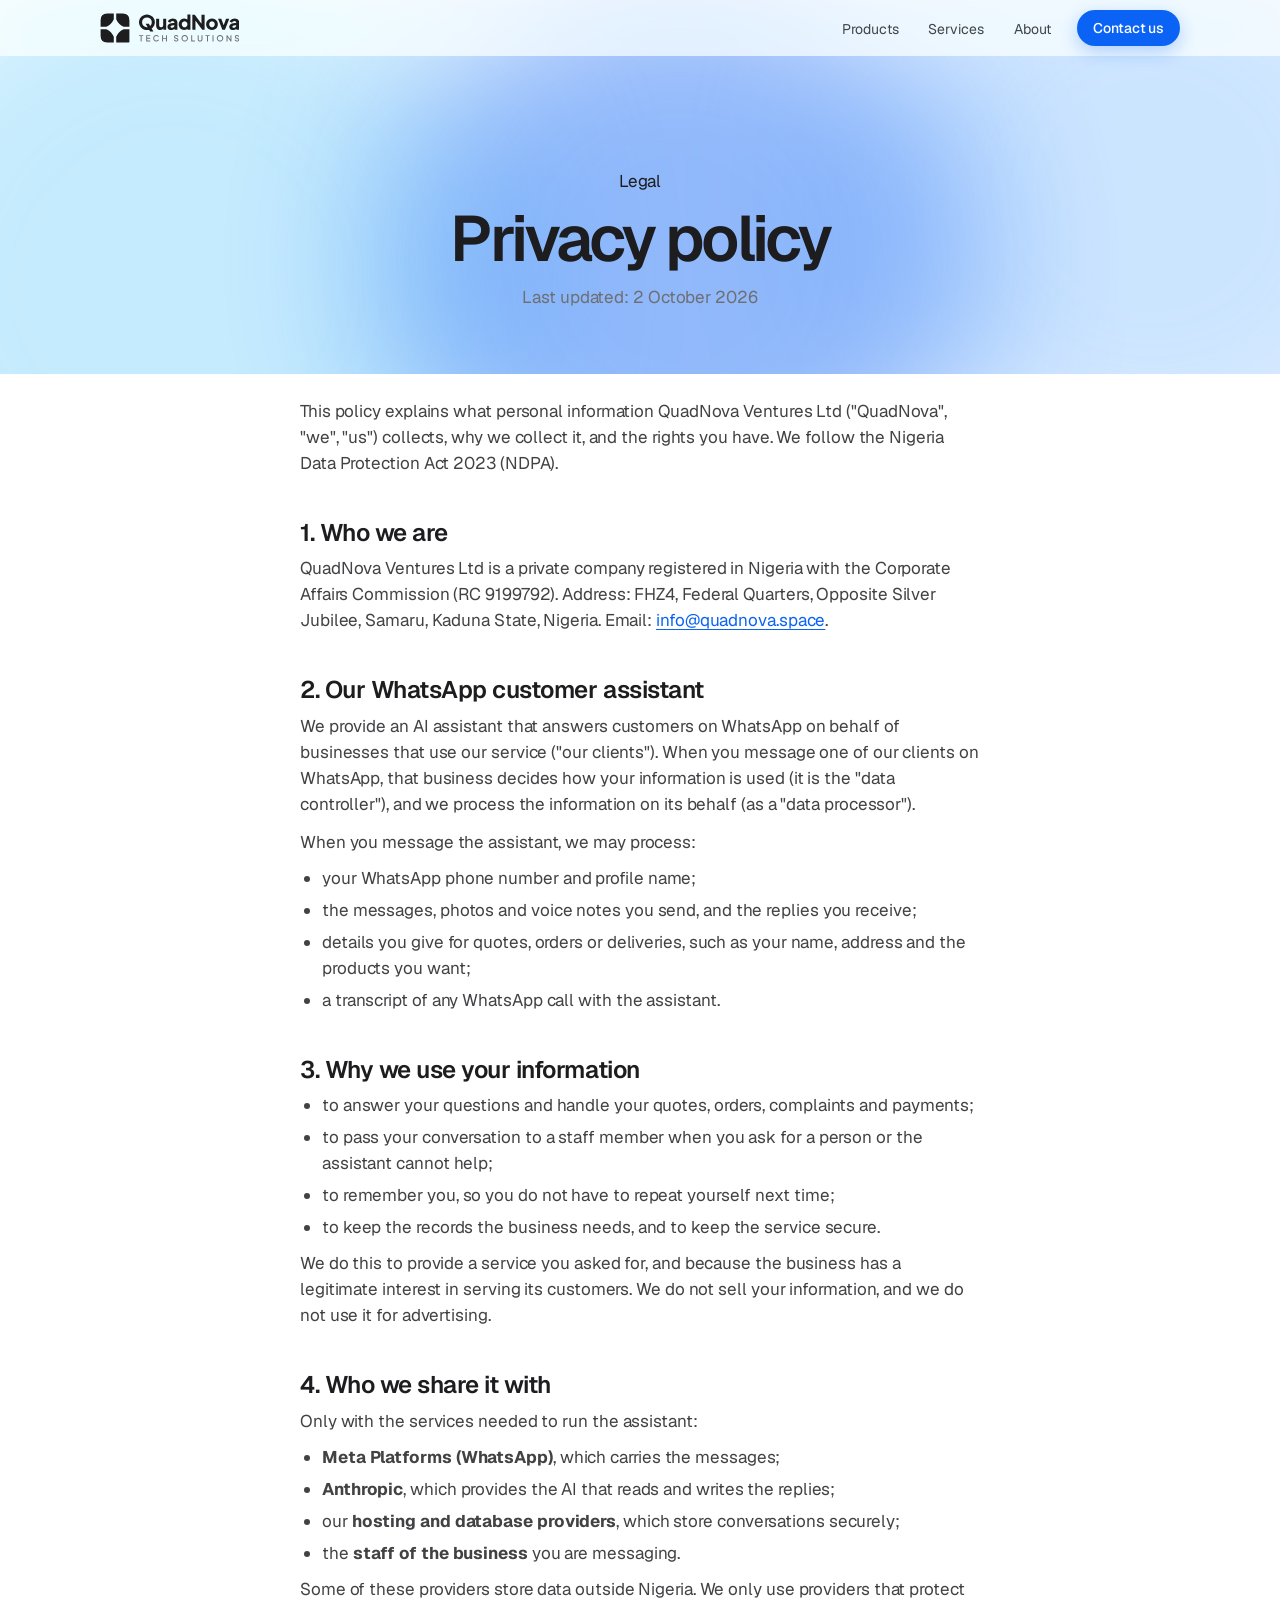
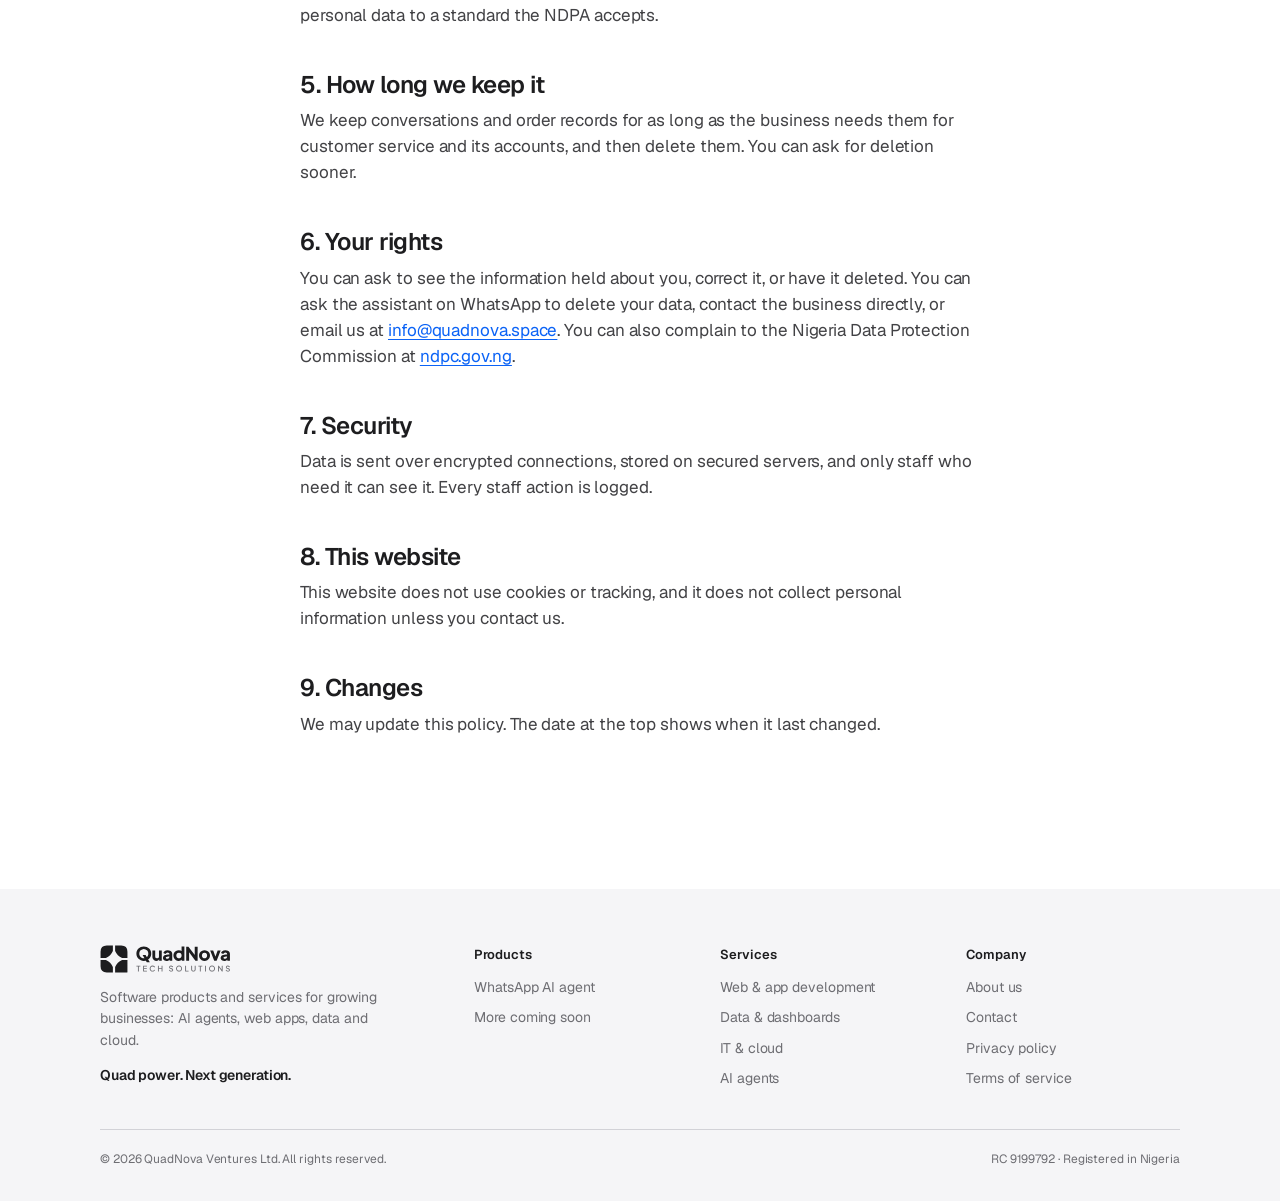
<file: privacy.html>
<!doctype html>
<html lang="en" class="no-js">
<head>
<meta charset="utf-8">
<meta name="viewport" content="width=device-width, initial-scale=1, viewport-fit=cover">
<title>Privacy policy · QuadNova Ventures Ltd</title>
<meta name="description" content="How QuadNova Ventures Ltd handles personal information, in line with the Nigeria Data Protection Act 2023.">
<meta property="og:title" content="QuadNova Tech Solutions">
<meta property="og:description" content="Web apps, data dashboards, cloud and AI agents for growing businesses.">
<meta property="og:image" content="https://quadnova.space/assets/og-image.png">
<meta name="theme-color" content="#ffffff">
<meta http-equiv="Content-Security-Policy" content="default-src 'none'; script-src 'self'; style-src 'self'; style-src-attr 'unsafe-inline'; img-src 'self' data:; font-src 'self'; connect-src 'none'; manifest-src 'none'; object-src 'none'; base-uri 'none'; form-action 'none'">
<meta name="referrer" content="strict-origin-when-cross-origin">
<link rel="canonical" href="https://quadnova.space/privacy.html">
<link rel="icon" href="/assets/favicon.svg" type="image/svg+xml">
<link rel="apple-touch-icon" href="/assets/apple-touch-icon.png">
<link rel="preload" href="/assets/fonts/geist-latin-var.woff2" as="font" type="font/woff2" crossorigin>
<link rel="stylesheet" href="/styles.css">
</head>
<body>

<svg width="0" height="0" style="position:absolute" aria-hidden="true">
  <symbol id="qn-lockup" viewBox="0 0 464.13 100"><path fill="currentColor" d="M2 46L2 24Q2 2 24 2L46 2L46 21.18A48 48 0 0 1 21.18 46ZM98 46L98 24Q98 2 76 2L54 2L54 21.18A48 48 0 0 0 78.82 46ZM2 54L2 76Q2 98 24 98L46 98L46 78.82A48 48 0 0 0 21.18 54ZM98 54L98 96Q98 98 96 98L54 98L54 78.82A48 48 0 0 1 78.82 54Z"/><path fill="currentColor" transform="translate(127.05 55.92) scale(0.67)" d="M43.900000000000006 1.2000000000000002Q35.5 1.2000000000000002 28.3 -1.7000000000000002Q21.1 -4.6000000000000005 15.75 -9.850000000000001Q10.4 -15.100000000000001 7.4 -22.1Q4.4 -29.1 4.4 -37.300000000000004Q4.4 -45.5 7.3500000000000005 -52.5Q10.3 -59.5 15.65 -64.7Q21.0 -69.9 28.2 -72.80000000000001Q35.4 -75.7 43.900000000000006 -75.7Q52.400000000000006 -75.7 59.6 -72.80000000000001Q66.8 -69.9 72.15 -64.7Q77.5 -59.5 80.45 -52.5Q83.4 -45.5 83.4 -37.300000000000004Q83.4 -29.1 80.4 -22.1Q77.4 -15.100000000000001 72.05000000000001 -9.850000000000001Q66.7 -4.6000000000000005 59.5 -1.7000000000000002Q52.300000000000004 1.2000000000000002 43.900000000000006 1.2000000000000002ZM43.900000000000006 -12.8Q49.0 -12.8 53.35 -14.600000000000001Q57.7 -16.400000000000002 61.0 -19.650000000000002Q64.3 -22.900000000000002 66.1 -27.400000000000002Q67.9 -31.900000000000002 67.9 -37.300000000000004Q67.9 -42.7 66.1 -47.150000000000006Q64.3 -51.6 61.0 -54.900000000000006Q57.7 -58.2 53.35 -59.95Q49.0 -61.7 43.900000000000006 -61.7Q38.800000000000004 -61.7 34.45 -59.95Q30.1 -58.2 26.8 -54.900000000000006Q23.5 -51.6 21.700000000000003 -47.150000000000006Q19.900000000000002 -42.7 19.900000000000002 -37.300000000000004Q19.900000000000002 -31.900000000000002 21.700000000000003 -27.400000000000002Q23.5 -22.900000000000002 26.8 -19.650000000000002Q30.1 -16.400000000000002 34.45 -14.600000000000001Q38.800000000000004 -12.8 43.900000000000006 -12.8ZM59.7 9.0 37.5 -29.8H53.5L76.0 9.0ZM110.4 1.2000000000000002Q103.80000000000001 1.2000000000000002 99.15 -1.65Q94.50000000000001 -4.5 92.10000000000002 -9.600000000000001Q89.70000000000002 -14.700000000000001 89.70000000000002 -21.5V-54.6H104.70000000000002V-22.700000000000003Q104.70000000000002 -19.6 105.95000000000002 -17.25Q107.20000000000002 -14.9 109.50000000000001 -13.600000000000001Q111.80000000000001 -12.3 114.70000000000002 -12.3Q117.70000000000002 -12.3 119.95000000000002 -13.600000000000001Q122.20000000000002 -14.9 123.45000000000002 -17.25Q124.70000000000002 -19.6 124.70000000000002 -22.700000000000003V-54.6H139.70000000000002V0.0H125.70000000000002V-10.8L126.50000000000001 -8.4Q124.60000000000002 -3.5 120.35000000000002 -1.15Q116.10000000000001 1.2000000000000002 110.4 1.2000000000000002ZM165.10000000000002 1.2000000000000002Q159.20000000000002 1.2000000000000002 154.90000000000003 -0.7Q150.60000000000002 -2.6 148.3 -6.15Q146.00000000000003 -9.700000000000001 146.00000000000003 -14.600000000000001Q146.00000000000003 -19.200000000000003 148.10000000000002 -22.75Q150.20000000000002 -26.3 154.55 -28.700000000000003Q158.9 -31.1 165.40000000000003 -32.1L182.10000000000002 -34.800000000000004V-23.8L168.10000000000002 -21.3Q164.90000000000003 -20.700000000000003 163.20000000000005 -19.25Q161.50000000000003 -17.8 161.50000000000003 -15.100000000000001Q161.50000000000003 -12.600000000000001 163.40000000000003 -11.200000000000001Q165.3 -9.8 168.10000000000002 -9.8Q171.8 -9.8 174.60000000000002 -11.4Q177.40000000000003 -13.0 178.95000000000005 -15.75Q180.50000000000003 -18.5 180.50000000000003 -21.8V-36.0Q180.50000000000003 -39.1 178.05 -41.2Q175.60000000000002 -43.300000000000004 171.40000000000003 -43.300000000000004Q167.40000000000003 -43.300000000000004 164.35000000000002 -41.10000000000001Q161.3 -38.900000000000006 159.9 -35.300000000000004L147.9 -41.0Q149.50000000000003 -45.6 153.00000000000003 -48.900000000000006Q156.50000000000003 -52.2 161.40000000000003 -54.0Q166.3 -55.800000000000004 172.10000000000002 -55.800000000000004Q179.00000000000003 -55.800000000000004 184.3 -53.300000000000004Q189.60000000000002 -50.800000000000004 192.55 -46.35000000000001Q195.50000000000003 -41.900000000000006 195.50000000000003 -36.0V0.0H181.50000000000003V-8.8L184.90000000000003 -9.4Q182.50000000000003 -5.800000000000001 179.60000000000002 -3.45Q176.70000000000002 -1.1 173.10000000000002 0.050000000000000044Q169.50000000000003 1.2000000000000002 165.10000000000002 1.2000000000000002ZM229.7 1.2000000000000002Q221.7 1.2000000000000002 215.39999999999998 -2.6Q209.1 -6.4 205.45 -12.900000000000002Q201.8 -19.400000000000002 201.8 -27.3Q201.8 -35.300000000000004 205.5 -41.75Q209.2 -48.2 215.5 -52.0Q221.8 -55.800000000000004 229.6 -55.800000000000004Q235.6 -55.800000000000004 240.25 -53.550000000000004Q244.9 -51.300000000000004 247.6 -47.2L245.3 -44.2V-75.7H260.3V0.0H246.3V-10.0L247.7 -6.9Q244.9 -2.9000000000000004 240.10000000000002 -0.8500000000000001Q235.3 1.2000000000000002 229.7 1.2000000000000002ZM231.5 -12.3Q235.6 -12.3 238.7 -14.200000000000001Q241.8 -16.1 243.55 -19.5Q245.3 -22.900000000000002 245.3 -27.3Q245.3 -31.700000000000003 243.55 -35.1Q241.8 -38.5 238.7 -40.400000000000006Q235.6 -42.300000000000004 231.5 -42.300000000000004Q227.4 -42.300000000000004 224.15 -40.35000000000001Q220.9 -38.400000000000006 219.10000000000002 -35.050000000000004Q217.3 -31.700000000000003 217.3 -27.3Q217.3 -22.900000000000002 219.10000000000002 -19.5Q220.9 -16.1 224.15 -14.200000000000001Q227.4 -12.3 231.5 -12.3ZM269.90000000000003 0.0V-74.5H281.8L321.8 -21.8L315.40000000000003 -20.3V-74.5H330.90000000000003V0.0H318.90000000000003L279.6 -53.1L285.40000000000003 -54.6V0.0ZM367.6 1.2000000000000002Q359.5 1.2000000000000002 352.85 -2.5Q346.2 -6.2 342.25 -12.65Q338.3 -19.1 338.3 -27.3Q338.3 -35.6 342.25 -42.0Q346.2 -48.400000000000006 352.85 -52.10000000000001Q359.5 -55.800000000000004 367.6 -55.800000000000004Q375.7 -55.800000000000004 382.29999999999995 -52.10000000000001Q388.9 -48.400000000000006 392.85 -42.0Q396.8 -35.6 396.8 -27.3Q396.8 -19.1 392.85 -12.65Q388.9 -6.2 382.29999999999995 -2.5Q375.7 1.2000000000000002 367.6 1.2000000000000002ZM367.6 -12.3Q371.7 -12.3 374.75 -14.200000000000001Q377.8 -16.1 379.55 -19.5Q381.3 -22.900000000000002 381.3 -27.3Q381.3 -31.700000000000003 379.55 -35.050000000000004Q377.8 -38.400000000000006 374.75 -40.35000000000001Q371.7 -42.300000000000004 367.6 -42.300000000000004Q363.5 -42.300000000000004 360.4 -40.35000000000001Q357.3 -38.400000000000006 355.55 -35.050000000000004Q353.8 -31.700000000000003 353.8 -27.3Q353.8 -22.900000000000002 355.55 -19.5Q357.3 -16.1 360.4 -14.200000000000001Q363.5 -12.3 367.6 -12.3ZM419.20000000000005 0.0 397.70000000000005 -54.6H413.90000000000003L428.8 -13.3H422.6L437.5 -54.6H453.70000000000005L432.20000000000005 0.0ZM472.7 1.2000000000000002Q466.8 1.2000000000000002 462.5 -0.7Q458.2 -2.6 455.9 -6.15Q453.6 -9.700000000000001 453.6 -14.600000000000001Q453.6 -19.200000000000003 455.70000000000005 -22.75Q457.8 -26.3 462.15 -28.700000000000003Q466.5 -31.1 473.0 -32.1L489.70000000000005 -34.800000000000004V-23.8L475.7 -21.3Q472.5 -20.700000000000003 470.8 -19.25Q469.1 -17.8 469.1 -15.100000000000001Q469.1 -12.600000000000001 471.0 -11.200000000000001Q472.90000000000003 -9.8 475.7 -9.8Q479.40000000000003 -9.8 482.20000000000005 -11.4Q485.0 -13.0 486.55 -15.75Q488.1 -18.5 488.1 -21.8V-36.0Q488.1 -39.1 485.65 -41.2Q483.2 -43.300000000000004 479.0 -43.300000000000004Q475.0 -43.300000000000004 471.95000000000005 -41.10000000000001Q468.90000000000003 -38.900000000000006 467.5 -35.300000000000004L455.5 -41.0Q457.1 -45.6 460.6 -48.900000000000006Q464.1 -52.2 469.0 -54.0Q473.90000000000003 -55.800000000000004 479.7 -55.800000000000004Q486.6 -55.800000000000004 491.90000000000003 -53.300000000000004Q497.20000000000005 -50.800000000000004 500.15000000000003 -46.35000000000001Q503.1 -41.900000000000006 503.1 -36.0V0.0H489.1V-8.8L492.5 -9.4Q490.1 -5.800000000000001 487.20000000000005 -3.45Q484.3 -1.1 480.70000000000005 0.050000000000000044Q477.1 1.2000000000000002 472.7 1.2000000000000002Z"/><path style="fill:var(--fg-2, #6E6E73)" transform="translate(129.69 94.73) scale(0.27945)" d="M20.85 0.0V-64.0H1.1V-74.5H52.1V-64.0H32.6V0.0ZM86.9 0.0V-74.5H135.95V-64.0H98.65V-42.6H133.95V-32.1H98.65V-10.5H135.95V0.0ZM207.70000000000002 1.2000000000000002Q199.75 1.2000000000000002 193.025 -1.6749999999999998Q186.3 -4.55 181.32500000000002 -9.725Q176.35000000000002 -14.9 173.57500000000002 -21.900000000000002Q170.8 -28.900000000000002 170.8 -37.25Q170.8 -45.6 173.55 -52.625Q176.3 -59.650000000000006 181.275 -64.825Q186.25 -70.0 192.97500000000002 -72.85Q199.70000000000002 -75.7 207.70000000000002 -75.7Q215.55 -75.7 221.8 -73.0Q228.05 -70.3 232.375 -65.925Q236.70000000000002 -61.550000000000004 238.55 -56.45L227.95000000000002 -51.5Q225.60000000000002 -57.45 220.35000000000002 -61.2Q215.10000000000002 -64.95 207.70000000000002 -64.95Q200.3 -64.95 194.60000000000002 -61.45Q188.9 -57.95 185.72500000000002 -51.75Q182.55 -45.550000000000004 182.55 -37.25Q182.55 -29.0 185.72500000000002 -22.75Q188.9 -16.5 194.60000000000002 -13.025Q200.3 -9.55 207.70000000000002 -9.55Q215.10000000000002 -9.55 220.35000000000002 -13.275Q225.60000000000002 -17.0 227.95000000000002 -22.950000000000003L238.55 -18.0Q236.70000000000002 -12.950000000000001 232.375 -8.575000000000001Q228.05 -4.2 221.8 -1.5Q215.55 1.2000000000000002 207.70000000000002 1.2000000000000002ZM276.7 0.0V-74.5H288.45V-41.650000000000006H322.95V-74.5H334.7V0.0H322.95V-31.150000000000002H288.45V0.0ZM445.70000000000005 1.2000000000000002Q438.65000000000003 1.2000000000000002 432.67500000000007 -1.4249999999999998Q426.70000000000005 -4.05 422.475 -8.675Q418.25000000000006 -13.3 416.3 -19.25L426.25000000000006 -23.450000000000003Q428.95000000000005 -16.6 434.17500000000007 -12.875Q439.40000000000003 -9.15 446.20000000000005 -9.15Q450.20000000000005 -9.15 453.17500000000007 -10.425Q456.15000000000003 -11.700000000000001 457.80000000000007 -13.975000000000001Q459.45000000000005 -16.25 459.45000000000005 -19.3Q459.45000000000005 -23.35 457.15000000000003 -25.775000000000002Q454.85 -28.200000000000003 450.35 -29.55L436.35 -33.95Q427.95000000000005 -36.550000000000004 423.57500000000005 -41.925000000000004Q419.20000000000005 -47.300000000000004 419.20000000000005 -54.5Q419.20000000000005 -60.75 422.27500000000003 -65.525Q425.35 -70.3 430.80000000000007 -73.0Q436.25000000000006 -75.7 443.25000000000006 -75.7Q449.95000000000005 -75.7 455.475 -73.325Q461.00000000000006 -70.95 464.92500000000007 -66.85Q468.85 -62.75 470.70000000000005 -57.35L460.90000000000003 -53.1Q458.65000000000003 -59.0 454.02500000000003 -62.175000000000004Q449.40000000000003 -65.35000000000001 443.3 -65.35000000000001Q439.6 -65.35000000000001 436.77500000000003 -64.10000000000001Q433.95000000000005 -62.85 432.40000000000003 -60.525000000000006Q430.85 -58.2 430.85 -55.1Q430.85 -51.5 433.15000000000003 -48.7Q435.45000000000005 -45.900000000000006 440.15000000000003 -44.45L453.20000000000005 -40.400000000000006Q462.1 -37.65 466.57500000000005 -32.6Q471.05000000000007 -27.55 471.05000000000007 -20.1Q471.05000000000007 -13.850000000000001 467.82500000000005 -9.05Q464.6 -4.25 458.90000000000003 -1.525Q453.20000000000005 1.2000000000000002 445.70000000000005 1.2000000000000002ZM546.5 1.2000000000000002Q538.4 1.2000000000000002 531.425 -1.6749999999999998Q524.45 -4.55 519.225 -9.75Q514.0 -14.950000000000001 511.05 -21.975Q508.1 -29.0 508.1 -37.300000000000004Q508.1 -45.6 511.02500000000003 -52.625Q513.95 -59.650000000000006 519.175 -64.825Q524.4 -70.0 531.375 -72.85Q538.35 -75.7 546.5 -75.7Q554.65 -75.7 561.625 -72.825Q568.6 -69.95 573.825 -64.775Q579.0500000000001 -59.6 581.9750000000001 -52.6Q584.9000000000001 -45.6 584.9000000000001 -37.300000000000004Q584.9000000000001 -29.0 581.95 -21.975Q579.0 -14.950000000000001 573.7750000000001 -9.75Q568.5500000000001 -4.55 561.575 -1.6749999999999998Q554.6 1.2000000000000002 546.5 1.2000000000000002ZM546.5 -9.55Q552.3000000000001 -9.55 557.1500000000001 -11.65Q562.0 -13.75 565.6 -17.525Q569.2 -21.3 571.175 -26.35Q573.15 -31.400000000000002 573.15 -37.300000000000004Q573.15 -43.150000000000006 571.175 -48.175000000000004Q569.2 -53.2 565.6 -57.0Q562.0 -60.800000000000004 557.1500000000001 -62.875Q552.3000000000001 -64.95 546.5 -64.95Q540.7 -64.95 535.85 -62.875Q531.0 -60.800000000000004 527.4000000000001 -57.0Q523.8000000000001 -53.2 521.825 -48.175000000000004Q519.85 -43.150000000000006 519.85 -37.300000000000004Q519.85 -31.400000000000002 521.825 -26.35Q523.8000000000001 -21.3 527.4000000000001 -17.525Q531.0 -13.75 535.875 -11.65Q540.75 -9.55 546.5 -9.55ZM624.1000000000001 0.0V-74.5H635.8500000000001V-10.5H668.1000000000001V0.0ZM729.9000000000001 1.2000000000000002Q721.5500000000001 1.2000000000000002 715.1000000000001 -2.3000000000000003Q708.6500000000001 -5.800000000000001 705.0250000000001 -11.9Q701.4000000000001 -18.0 701.4000000000001 -25.8V-74.5H713.1500000000001V-26.3Q713.1500000000001 -21.400000000000002 715.3000000000001 -17.6Q717.45 -13.8 721.2250000000001 -11.675Q725.0000000000001 -9.55 729.9000000000001 -9.55Q734.85 -9.55 738.6 -11.675Q742.35 -13.8 744.5 -17.6Q746.6500000000001 -21.400000000000002 746.6500000000001 -26.3V-74.5H758.4000000000001V-25.8Q758.4000000000001 -18.0 754.7750000000001 -11.9Q751.1500000000001 -5.800000000000001 744.7250000000001 -2.3000000000000003Q738.3000000000001 1.2000000000000002 729.9000000000001 1.2000000000000002ZM812.35 0.0V-64.0H792.6V-74.5H843.6V-64.0H824.1V0.0ZM878.4000000000001 0.0V-74.5H890.1500000000001V0.0ZM967.8000000000001 1.2000000000000002Q959.7 1.2000000000000002 952.7250000000001 -1.6749999999999998Q945.7500000000001 -4.55 940.5250000000001 -9.75Q935.3000000000001 -14.950000000000001 932.3500000000001 -21.975Q929.4000000000001 -29.0 929.4000000000001 -37.300000000000004Q929.4000000000001 -45.6 932.325 -52.625Q935.2500000000001 -59.650000000000006 940.4750000000001 -64.825Q945.7 -70.0 952.6750000000001 -72.85Q959.6500000000001 -75.7 967.8000000000001 -75.7Q975.95 -75.7 982.9250000000001 -72.825Q989.9000000000001 -69.95 995.1250000000001 -64.775Q1000.3500000000001 -59.6 1003.2750000000001 -52.6Q1006.2 -45.6 1006.2 -37.300000000000004Q1006.2 -29.0 1003.25 -21.975Q1000.3000000000001 -14.950000000000001 995.075 -9.75Q989.8500000000001 -4.55 982.8750000000001 -1.6749999999999998Q975.9000000000001 1.2000000000000002 967.8000000000001 1.2000000000000002ZM967.8000000000001 -9.55Q973.6000000000001 -9.55 978.45 -11.65Q983.3000000000001 -13.75 986.9000000000001 -17.525Q990.5000000000001 -21.3 992.4750000000001 -26.35Q994.45 -31.400000000000002 994.45 -37.300000000000004Q994.45 -43.150000000000006 992.4750000000001 -48.175000000000004Q990.5000000000001 -53.2 986.9000000000001 -57.0Q983.3000000000001 -60.800000000000004 978.45 -62.875Q973.6000000000001 -64.95 967.8000000000001 -64.95Q962.0000000000001 -64.95 957.1500000000001 -62.875Q952.3000000000001 -60.800000000000004 948.7 -57.0Q945.1000000000001 -53.2 943.1250000000001 -48.175000000000004Q941.1500000000001 -43.150000000000006 941.1500000000001 -37.300000000000004Q941.1500000000001 -31.400000000000002 943.1250000000001 -26.35Q945.1000000000001 -21.3 948.7 -17.525Q952.3000000000001 -13.75 957.1750000000001 -11.65Q962.0500000000001 -9.55 967.8000000000001 -9.55ZM1045.4 0.0V-74.5H1054.8500000000001L1096.7 -16.8L1092.15 -16.05V-74.5H1103.9V0.0H1094.4L1052.9 -58.1L1057.15 -58.85V0.0ZM1171.4 1.2000000000000002Q1164.3500000000001 1.2000000000000002 1158.375 -1.4249999999999998Q1152.4 -4.05 1148.1750000000002 -8.675Q1143.95 -13.3 1142.0000000000002 -19.25L1151.95 -23.450000000000003Q1154.65 -16.6 1159.875 -12.875Q1165.1000000000001 -9.15 1171.9 -9.15Q1175.9 -9.15 1178.875 -10.425Q1181.8500000000001 -11.700000000000001 1183.5 -13.975000000000001Q1185.15 -16.25 1185.15 -19.3Q1185.15 -23.35 1182.8500000000001 -25.775000000000002Q1180.5500000000002 -28.200000000000003 1176.0500000000002 -29.55L1162.0500000000002 -33.95Q1153.65 -36.550000000000004 1149.275 -41.925000000000004Q1144.9 -47.300000000000004 1144.9 -54.5Q1144.9 -60.75 1147.9750000000001 -65.525Q1151.0500000000002 -70.3 1156.5 -73.0Q1161.95 -75.7 1168.95 -75.7Q1175.65 -75.7 1181.1750000000002 -73.325Q1186.7 -70.95 1190.625 -66.85Q1194.5500000000002 -62.75 1196.4 -57.35L1186.6000000000001 -53.1Q1184.3500000000001 -59.0 1179.7250000000001 -62.175000000000004Q1175.1000000000001 -65.35000000000001 1169.0000000000002 -65.35000000000001Q1165.3000000000002 -65.35000000000001 1162.4750000000001 -64.10000000000001Q1159.65 -62.85 1158.1000000000001 -60.525000000000006Q1156.5500000000002 -58.2 1156.5500000000002 -55.1Q1156.5500000000002 -51.5 1158.8500000000001 -48.7Q1161.15 -45.900000000000006 1165.8500000000001 -44.45L1178.9 -40.400000000000006Q1187.8000000000002 -37.65 1192.275 -32.6Q1196.7500000000002 -27.55 1196.7500000000002 -20.1Q1196.7500000000002 -13.850000000000001 1193.525 -9.05Q1190.3000000000002 -4.25 1184.6000000000001 -1.525Q1178.9 1.2000000000000002 1171.4 1.2000000000000002Z"/></symbol>
  <symbol id="qn-mark" viewBox="0 0 100 100"><path fill="currentColor" d="M2 46L2 24Q2 2 24 2L46 2L46 21.18A48 48 0 0 1 21.18 46ZM98 46L98 24Q98 2 76 2L54 2L54 21.18A48 48 0 0 0 78.82 46ZM2 54L2 76Q2 98 24 98L46 98L46 78.82A48 48 0 0 0 21.18 54ZM98 54L98 96Q98 98 96 98L54 98L54 78.82A48 48 0 0 1 78.82 54Z"/></symbol>
  <symbol id="qn-quarters" viewBox="0 0 100 100"><path style="fill:var(--q0, currentColor);fill-opacity:var(--o0, .12)" d="M2 46L2 24Q2 2 24 2L46 2L46 21.18A48 48 0 0 1 21.18 46Z"/><path style="fill:var(--q1, currentColor);fill-opacity:var(--o1, .12)" d="M98 46L98 24Q98 2 76 2L54 2L54 21.18A48 48 0 0 0 78.82 46Z"/><path style="fill:var(--q2, currentColor);fill-opacity:var(--o2, .12)" d="M2 54L2 76Q2 98 24 98L46 98L46 78.82A48 48 0 0 0 21.18 54Z"/><path style="fill:var(--q3, currentColor);fill-opacity:var(--o3, .12)" d="M98 54L98 96Q98 98 96 98L54 98L54 78.82A48 48 0 0 1 78.82 54Z"/></symbol>
</svg>
<svg width="0" height="0" style="position:absolute" aria-hidden="true">
  <symbol id="i-menu" viewBox="0 0 24 24" fill="none" stroke="currentColor" stroke-width="1.8" stroke-linecap="round"><path d="M4 8h16M4 16h16"/></symbol>
</svg>

<a class="skip" href="#main">Skip to content</a>

<header class="site-header" id="top">
  <div class="wrap nav">
    <a class="logo" href="/" aria-label="QuadNova Tech Solutions, home"><svg viewBox="0 0 464.13 100"><use href="#qn-lockup"/></svg></a>
    <button class="burger" aria-label="Open menu" aria-expanded="false" aria-controls="menu"><svg width="22" height="22"><use href="#i-menu"/></svg></button>
    <ul class="menu" id="menu">
      <li><a href="/#products">Products</a></li>
      <li><a href="/#services">Services</a></li>
      <li><a href="/#about">About</a></li>
      <li><a class="btn btn-primary btn-sm" href="/#contact">Contact us</a></li>
    </ul>
  </div>
</header>


<div class="legal-hero"><div class="aurora" aria-hidden="true"><i></i><i></i><i></i></div><div class="wrap"><span class="eyebrow">Legal</span><h1>Privacy policy</h1><p>Last updated: 2 October 2026</p></div></div>
<main class="legal" id="main">
  <p>This policy explains what personal information QuadNova Ventures Ltd ("QuadNova", "we", "us") collects, why we collect it, and the rights you have. We follow the Nigeria Data Protection Act 2023 (NDPA).</p>

  <h2>1. Who we are</h2>
  <p>QuadNova Ventures Ltd is a private company registered in Nigeria with the Corporate Affairs Commission (RC 9199792). Address: FHZ4, Federal Quarters, Opposite Silver Jubilee, Samaru, Kaduna State, Nigeria. Email: <a href="mailto:info@quadnova.space">info@quadnova.space</a>.</p>

  <h2>2. Our WhatsApp customer assistant</h2>
  <p>We provide an AI assistant that answers customers on WhatsApp on behalf of businesses that use our service ("our clients"). When you message one of our clients on WhatsApp, that business decides how your information is used (it is the "data controller"), and we process the information on its behalf (as a "data processor").</p>
  <p>When you message the assistant, we may process:</p>
  <ul>
    <li>your WhatsApp phone number and profile name;</li>
    <li>the messages, photos and voice notes you send, and the replies you receive;</li>
    <li>details you give for quotes, orders or deliveries, such as your name, address and the products you want;</li>
    <li>a transcript of any WhatsApp call with the assistant.</li>
  </ul>

  <h2>3. Why we use your information</h2>
  <ul>
    <li>to answer your questions and handle your quotes, orders, complaints and payments;</li>
    <li>to pass your conversation to a staff member when you ask for a person or the assistant cannot help;</li>
    <li>to remember you, so you do not have to repeat yourself next time;</li>
    <li>to keep the records the business needs, and to keep the service secure.</li>
  </ul>
  <p>We do this to provide a service you asked for, and because the business has a legitimate interest in serving its customers. We do not sell your information, and we do not use it for advertising.</p>

  <h2>4. Who we share it with</h2>
  <p>Only with the services needed to run the assistant:</p>
  <ul>
    <li><b>Meta Platforms (WhatsApp)</b>, which carries the messages;</li>
    <li><b>Anthropic</b>, which provides the AI that reads and writes the replies;</li>
    <li>our <b>hosting and database providers</b>, which store conversations securely;</li>
    <li>the <b>staff of the business</b> you are messaging.</li>
  </ul>
  <p>Some of these providers store data outside Nigeria. We only use providers that protect personal data to a standard the NDPA accepts.</p>

  <h2>5. How long we keep it</h2>
  <p>We keep conversations and order records for as long as the business needs them for customer service and its accounts, and then delete them. You can ask for deletion sooner.</p>

  <h2>6. Your rights</h2>
  <p>You can ask to see the information held about you, correct it, or have it deleted. You can ask the assistant on WhatsApp to delete your data, contact the business directly, or email us at <a href="mailto:info@quadnova.space">info@quadnova.space</a>. You can also complain to the Nigeria Data Protection Commission at <a href="https://ndpc.gov.ng">ndpc.gov.ng</a>.</p>

  <h2>7. Security</h2>
  <p>Data is sent over encrypted connections, stored on secured servers, and only staff who need it can see it. Every staff action is logged.</p>

  <h2>8. This website</h2>
  <p>This website does not use cookies or tracking, and it does not collect personal information unless you contact us.</p>

  <h2>9. Changes</h2>
  <p>We may update this policy. The date at the top shows when it last changed.</p>
</main>

<footer class="site-footer">
  <div class="wrap">
    <div class="foot-grid">
      <div class="foot-brand">
        <a class="logo" href="/" aria-label="QuadNova Tech Solutions, home"><svg viewBox="0 0 464.13 100"><use href="#qn-lockup"/></svg></a>
        <p>Software products and services for growing businesses: AI agents, web apps, data and cloud.</p>
        <p class="tagline">Quad power. Next generation.</p>
      </div>
      <div><h4>Products</h4><ul><li><a href="/products/whatsapp-ai-agent/">WhatsApp AI agent</a></li><li><a href="/#products">More coming soon</a></li></ul></div>
      <div><h4>Services</h4><ul><li><a href="/#services">Web &amp; app development</a></li><li><a href="/#services">Data &amp; dashboards</a></li><li><a href="/#services">IT &amp; cloud</a></li><li><a href="/#services">AI agents</a></li></ul></div>
      <div><h4>Company</h4><ul><li><a href="/#about">About us</a></li><li><a href="/#contact">Contact</a></li><li><a href="/privacy.html">Privacy policy</a></li><li><a href="/terms.html">Terms of service</a></li></ul></div>
    </div>
    <div class="foot-bottom">
      <span>© 2026 QuadNova Ventures Ltd. All rights reserved.</span>
      <span>RC 9199792 · Registered in Nigeria</span>
    </div>
  </div>
</footer>

<script src="/site.js"></script>
</body>
</html>
</file>
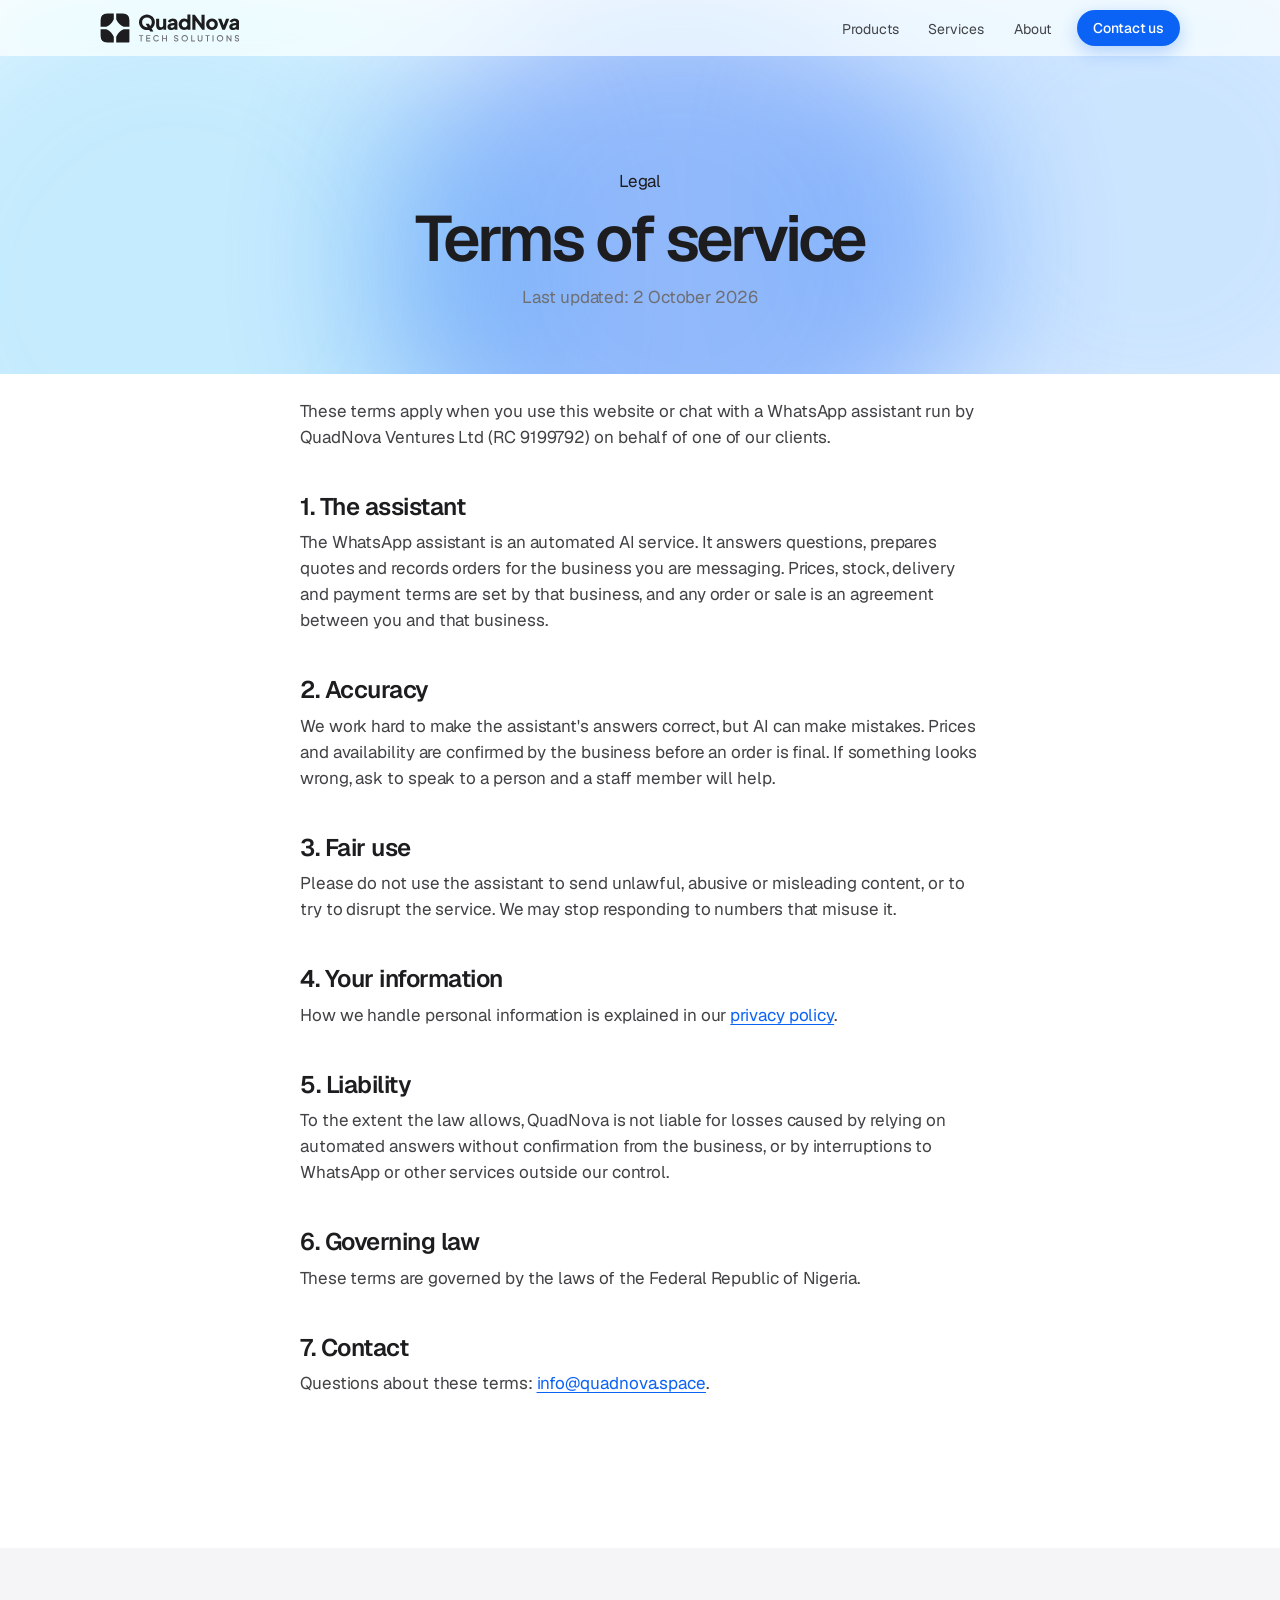
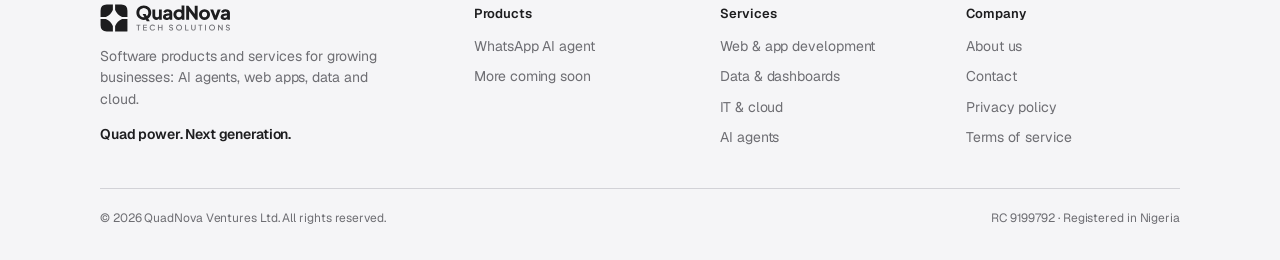
<file: terms.html>
<!doctype html>
<html lang="en" class="no-js">
<head>
<meta charset="utf-8">
<meta name="viewport" content="width=device-width, initial-scale=1, viewport-fit=cover">
<title>Terms of service · QuadNova Ventures Ltd</title>
<meta name="description" content="Terms of service for QuadNova Ventures Ltd and its WhatsApp customer assistants.">
<meta property="og:title" content="QuadNova Tech Solutions">
<meta property="og:description" content="Web apps, data dashboards, cloud and AI agents for growing businesses.">
<meta property="og:image" content="https://quadnova.space/assets/og-image.png">
<meta name="theme-color" content="#ffffff">
<meta http-equiv="Content-Security-Policy" content="default-src 'none'; script-src 'self'; style-src 'self'; style-src-attr 'unsafe-inline'; img-src 'self' data:; font-src 'self'; connect-src 'none'; manifest-src 'none'; object-src 'none'; base-uri 'none'; form-action 'none'">
<meta name="referrer" content="strict-origin-when-cross-origin">
<link rel="canonical" href="https://quadnova.space/terms.html">
<link rel="icon" href="/assets/favicon.svg" type="image/svg+xml">
<link rel="apple-touch-icon" href="/assets/apple-touch-icon.png">
<link rel="preload" href="/assets/fonts/geist-latin-var.woff2" as="font" type="font/woff2" crossorigin>
<link rel="stylesheet" href="/styles.css">
</head>
<body>

<svg width="0" height="0" style="position:absolute" aria-hidden="true">
  <symbol id="qn-lockup" viewBox="0 0 464.13 100"><path fill="currentColor" d="M2 46L2 24Q2 2 24 2L46 2L46 21.18A48 48 0 0 1 21.18 46ZM98 46L98 24Q98 2 76 2L54 2L54 21.18A48 48 0 0 0 78.82 46ZM2 54L2 76Q2 98 24 98L46 98L46 78.82A48 48 0 0 0 21.18 54ZM98 54L98 96Q98 98 96 98L54 98L54 78.82A48 48 0 0 1 78.82 54Z"/><path fill="currentColor" transform="translate(127.05 55.92) scale(0.67)" d="M43.900000000000006 1.2000000000000002Q35.5 1.2000000000000002 28.3 -1.7000000000000002Q21.1 -4.6000000000000005 15.75 -9.850000000000001Q10.4 -15.100000000000001 7.4 -22.1Q4.4 -29.1 4.4 -37.300000000000004Q4.4 -45.5 7.3500000000000005 -52.5Q10.3 -59.5 15.65 -64.7Q21.0 -69.9 28.2 -72.80000000000001Q35.4 -75.7 43.900000000000006 -75.7Q52.400000000000006 -75.7 59.6 -72.80000000000001Q66.8 -69.9 72.15 -64.7Q77.5 -59.5 80.45 -52.5Q83.4 -45.5 83.4 -37.300000000000004Q83.4 -29.1 80.4 -22.1Q77.4 -15.100000000000001 72.05000000000001 -9.850000000000001Q66.7 -4.6000000000000005 59.5 -1.7000000000000002Q52.300000000000004 1.2000000000000002 43.900000000000006 1.2000000000000002ZM43.900000000000006 -12.8Q49.0 -12.8 53.35 -14.600000000000001Q57.7 -16.400000000000002 61.0 -19.650000000000002Q64.3 -22.900000000000002 66.1 -27.400000000000002Q67.9 -31.900000000000002 67.9 -37.300000000000004Q67.9 -42.7 66.1 -47.150000000000006Q64.3 -51.6 61.0 -54.900000000000006Q57.7 -58.2 53.35 -59.95Q49.0 -61.7 43.900000000000006 -61.7Q38.800000000000004 -61.7 34.45 -59.95Q30.1 -58.2 26.8 -54.900000000000006Q23.5 -51.6 21.700000000000003 -47.150000000000006Q19.900000000000002 -42.7 19.900000000000002 -37.300000000000004Q19.900000000000002 -31.900000000000002 21.700000000000003 -27.400000000000002Q23.5 -22.900000000000002 26.8 -19.650000000000002Q30.1 -16.400000000000002 34.45 -14.600000000000001Q38.800000000000004 -12.8 43.900000000000006 -12.8ZM59.7 9.0 37.5 -29.8H53.5L76.0 9.0ZM110.4 1.2000000000000002Q103.80000000000001 1.2000000000000002 99.15 -1.65Q94.50000000000001 -4.5 92.10000000000002 -9.600000000000001Q89.70000000000002 -14.700000000000001 89.70000000000002 -21.5V-54.6H104.70000000000002V-22.700000000000003Q104.70000000000002 -19.6 105.95000000000002 -17.25Q107.20000000000002 -14.9 109.50000000000001 -13.600000000000001Q111.80000000000001 -12.3 114.70000000000002 -12.3Q117.70000000000002 -12.3 119.95000000000002 -13.600000000000001Q122.20000000000002 -14.9 123.45000000000002 -17.25Q124.70000000000002 -19.6 124.70000000000002 -22.700000000000003V-54.6H139.70000000000002V0.0H125.70000000000002V-10.8L126.50000000000001 -8.4Q124.60000000000002 -3.5 120.35000000000002 -1.15Q116.10000000000001 1.2000000000000002 110.4 1.2000000000000002ZM165.10000000000002 1.2000000000000002Q159.20000000000002 1.2000000000000002 154.90000000000003 -0.7Q150.60000000000002 -2.6 148.3 -6.15Q146.00000000000003 -9.700000000000001 146.00000000000003 -14.600000000000001Q146.00000000000003 -19.200000000000003 148.10000000000002 -22.75Q150.20000000000002 -26.3 154.55 -28.700000000000003Q158.9 -31.1 165.40000000000003 -32.1L182.10000000000002 -34.800000000000004V-23.8L168.10000000000002 -21.3Q164.90000000000003 -20.700000000000003 163.20000000000005 -19.25Q161.50000000000003 -17.8 161.50000000000003 -15.100000000000001Q161.50000000000003 -12.600000000000001 163.40000000000003 -11.200000000000001Q165.3 -9.8 168.10000000000002 -9.8Q171.8 -9.8 174.60000000000002 -11.4Q177.40000000000003 -13.0 178.95000000000005 -15.75Q180.50000000000003 -18.5 180.50000000000003 -21.8V-36.0Q180.50000000000003 -39.1 178.05 -41.2Q175.60000000000002 -43.300000000000004 171.40000000000003 -43.300000000000004Q167.40000000000003 -43.300000000000004 164.35000000000002 -41.10000000000001Q161.3 -38.900000000000006 159.9 -35.300000000000004L147.9 -41.0Q149.50000000000003 -45.6 153.00000000000003 -48.900000000000006Q156.50000000000003 -52.2 161.40000000000003 -54.0Q166.3 -55.800000000000004 172.10000000000002 -55.800000000000004Q179.00000000000003 -55.800000000000004 184.3 -53.300000000000004Q189.60000000000002 -50.800000000000004 192.55 -46.35000000000001Q195.50000000000003 -41.900000000000006 195.50000000000003 -36.0V0.0H181.50000000000003V-8.8L184.90000000000003 -9.4Q182.50000000000003 -5.800000000000001 179.60000000000002 -3.45Q176.70000000000002 -1.1 173.10000000000002 0.050000000000000044Q169.50000000000003 1.2000000000000002 165.10000000000002 1.2000000000000002ZM229.7 1.2000000000000002Q221.7 1.2000000000000002 215.39999999999998 -2.6Q209.1 -6.4 205.45 -12.900000000000002Q201.8 -19.400000000000002 201.8 -27.3Q201.8 -35.300000000000004 205.5 -41.75Q209.2 -48.2 215.5 -52.0Q221.8 -55.800000000000004 229.6 -55.800000000000004Q235.6 -55.800000000000004 240.25 -53.550000000000004Q244.9 -51.300000000000004 247.6 -47.2L245.3 -44.2V-75.7H260.3V0.0H246.3V-10.0L247.7 -6.9Q244.9 -2.9000000000000004 240.10000000000002 -0.8500000000000001Q235.3 1.2000000000000002 229.7 1.2000000000000002ZM231.5 -12.3Q235.6 -12.3 238.7 -14.200000000000001Q241.8 -16.1 243.55 -19.5Q245.3 -22.900000000000002 245.3 -27.3Q245.3 -31.700000000000003 243.55 -35.1Q241.8 -38.5 238.7 -40.400000000000006Q235.6 -42.300000000000004 231.5 -42.300000000000004Q227.4 -42.300000000000004 224.15 -40.35000000000001Q220.9 -38.400000000000006 219.10000000000002 -35.050000000000004Q217.3 -31.700000000000003 217.3 -27.3Q217.3 -22.900000000000002 219.10000000000002 -19.5Q220.9 -16.1 224.15 -14.200000000000001Q227.4 -12.3 231.5 -12.3ZM269.90000000000003 0.0V-74.5H281.8L321.8 -21.8L315.40000000000003 -20.3V-74.5H330.90000000000003V0.0H318.90000000000003L279.6 -53.1L285.40000000000003 -54.6V0.0ZM367.6 1.2000000000000002Q359.5 1.2000000000000002 352.85 -2.5Q346.2 -6.2 342.25 -12.65Q338.3 -19.1 338.3 -27.3Q338.3 -35.6 342.25 -42.0Q346.2 -48.400000000000006 352.85 -52.10000000000001Q359.5 -55.800000000000004 367.6 -55.800000000000004Q375.7 -55.800000000000004 382.29999999999995 -52.10000000000001Q388.9 -48.400000000000006 392.85 -42.0Q396.8 -35.6 396.8 -27.3Q396.8 -19.1 392.85 -12.65Q388.9 -6.2 382.29999999999995 -2.5Q375.7 1.2000000000000002 367.6 1.2000000000000002ZM367.6 -12.3Q371.7 -12.3 374.75 -14.200000000000001Q377.8 -16.1 379.55 -19.5Q381.3 -22.900000000000002 381.3 -27.3Q381.3 -31.700000000000003 379.55 -35.050000000000004Q377.8 -38.400000000000006 374.75 -40.35000000000001Q371.7 -42.300000000000004 367.6 -42.300000000000004Q363.5 -42.300000000000004 360.4 -40.35000000000001Q357.3 -38.400000000000006 355.55 -35.050000000000004Q353.8 -31.700000000000003 353.8 -27.3Q353.8 -22.900000000000002 355.55 -19.5Q357.3 -16.1 360.4 -14.200000000000001Q363.5 -12.3 367.6 -12.3ZM419.20000000000005 0.0 397.70000000000005 -54.6H413.90000000000003L428.8 -13.3H422.6L437.5 -54.6H453.70000000000005L432.20000000000005 0.0ZM472.7 1.2000000000000002Q466.8 1.2000000000000002 462.5 -0.7Q458.2 -2.6 455.9 -6.15Q453.6 -9.700000000000001 453.6 -14.600000000000001Q453.6 -19.200000000000003 455.70000000000005 -22.75Q457.8 -26.3 462.15 -28.700000000000003Q466.5 -31.1 473.0 -32.1L489.70000000000005 -34.800000000000004V-23.8L475.7 -21.3Q472.5 -20.700000000000003 470.8 -19.25Q469.1 -17.8 469.1 -15.100000000000001Q469.1 -12.600000000000001 471.0 -11.200000000000001Q472.90000000000003 -9.8 475.7 -9.8Q479.40000000000003 -9.8 482.20000000000005 -11.4Q485.0 -13.0 486.55 -15.75Q488.1 -18.5 488.1 -21.8V-36.0Q488.1 -39.1 485.65 -41.2Q483.2 -43.300000000000004 479.0 -43.300000000000004Q475.0 -43.300000000000004 471.95000000000005 -41.10000000000001Q468.90000000000003 -38.900000000000006 467.5 -35.300000000000004L455.5 -41.0Q457.1 -45.6 460.6 -48.900000000000006Q464.1 -52.2 469.0 -54.0Q473.90000000000003 -55.800000000000004 479.7 -55.800000000000004Q486.6 -55.800000000000004 491.90000000000003 -53.300000000000004Q497.20000000000005 -50.800000000000004 500.15000000000003 -46.35000000000001Q503.1 -41.900000000000006 503.1 -36.0V0.0H489.1V-8.8L492.5 -9.4Q490.1 -5.800000000000001 487.20000000000005 -3.45Q484.3 -1.1 480.70000000000005 0.050000000000000044Q477.1 1.2000000000000002 472.7 1.2000000000000002Z"/><path style="fill:var(--fg-2, #6E6E73)" transform="translate(129.69 94.73) scale(0.27945)" d="M20.85 0.0V-64.0H1.1V-74.5H52.1V-64.0H32.6V0.0ZM86.9 0.0V-74.5H135.95V-64.0H98.65V-42.6H133.95V-32.1H98.65V-10.5H135.95V0.0ZM207.70000000000002 1.2000000000000002Q199.75 1.2000000000000002 193.025 -1.6749999999999998Q186.3 -4.55 181.32500000000002 -9.725Q176.35000000000002 -14.9 173.57500000000002 -21.900000000000002Q170.8 -28.900000000000002 170.8 -37.25Q170.8 -45.6 173.55 -52.625Q176.3 -59.650000000000006 181.275 -64.825Q186.25 -70.0 192.97500000000002 -72.85Q199.70000000000002 -75.7 207.70000000000002 -75.7Q215.55 -75.7 221.8 -73.0Q228.05 -70.3 232.375 -65.925Q236.70000000000002 -61.550000000000004 238.55 -56.45L227.95000000000002 -51.5Q225.60000000000002 -57.45 220.35000000000002 -61.2Q215.10000000000002 -64.95 207.70000000000002 -64.95Q200.3 -64.95 194.60000000000002 -61.45Q188.9 -57.95 185.72500000000002 -51.75Q182.55 -45.550000000000004 182.55 -37.25Q182.55 -29.0 185.72500000000002 -22.75Q188.9 -16.5 194.60000000000002 -13.025Q200.3 -9.55 207.70000000000002 -9.55Q215.10000000000002 -9.55 220.35000000000002 -13.275Q225.60000000000002 -17.0 227.95000000000002 -22.950000000000003L238.55 -18.0Q236.70000000000002 -12.950000000000001 232.375 -8.575000000000001Q228.05 -4.2 221.8 -1.5Q215.55 1.2000000000000002 207.70000000000002 1.2000000000000002ZM276.7 0.0V-74.5H288.45V-41.650000000000006H322.95V-74.5H334.7V0.0H322.95V-31.150000000000002H288.45V0.0ZM445.70000000000005 1.2000000000000002Q438.65000000000003 1.2000000000000002 432.67500000000007 -1.4249999999999998Q426.70000000000005 -4.05 422.475 -8.675Q418.25000000000006 -13.3 416.3 -19.25L426.25000000000006 -23.450000000000003Q428.95000000000005 -16.6 434.17500000000007 -12.875Q439.40000000000003 -9.15 446.20000000000005 -9.15Q450.20000000000005 -9.15 453.17500000000007 -10.425Q456.15000000000003 -11.700000000000001 457.80000000000007 -13.975000000000001Q459.45000000000005 -16.25 459.45000000000005 -19.3Q459.45000000000005 -23.35 457.15000000000003 -25.775000000000002Q454.85 -28.200000000000003 450.35 -29.55L436.35 -33.95Q427.95000000000005 -36.550000000000004 423.57500000000005 -41.925000000000004Q419.20000000000005 -47.300000000000004 419.20000000000005 -54.5Q419.20000000000005 -60.75 422.27500000000003 -65.525Q425.35 -70.3 430.80000000000007 -73.0Q436.25000000000006 -75.7 443.25000000000006 -75.7Q449.95000000000005 -75.7 455.475 -73.325Q461.00000000000006 -70.95 464.92500000000007 -66.85Q468.85 -62.75 470.70000000000005 -57.35L460.90000000000003 -53.1Q458.65000000000003 -59.0 454.02500000000003 -62.175000000000004Q449.40000000000003 -65.35000000000001 443.3 -65.35000000000001Q439.6 -65.35000000000001 436.77500000000003 -64.10000000000001Q433.95000000000005 -62.85 432.40000000000003 -60.525000000000006Q430.85 -58.2 430.85 -55.1Q430.85 -51.5 433.15000000000003 -48.7Q435.45000000000005 -45.900000000000006 440.15000000000003 -44.45L453.20000000000005 -40.400000000000006Q462.1 -37.65 466.57500000000005 -32.6Q471.05000000000007 -27.55 471.05000000000007 -20.1Q471.05000000000007 -13.850000000000001 467.82500000000005 -9.05Q464.6 -4.25 458.90000000000003 -1.525Q453.20000000000005 1.2000000000000002 445.70000000000005 1.2000000000000002ZM546.5 1.2000000000000002Q538.4 1.2000000000000002 531.425 -1.6749999999999998Q524.45 -4.55 519.225 -9.75Q514.0 -14.950000000000001 511.05 -21.975Q508.1 -29.0 508.1 -37.300000000000004Q508.1 -45.6 511.02500000000003 -52.625Q513.95 -59.650000000000006 519.175 -64.825Q524.4 -70.0 531.375 -72.85Q538.35 -75.7 546.5 -75.7Q554.65 -75.7 561.625 -72.825Q568.6 -69.95 573.825 -64.775Q579.0500000000001 -59.6 581.9750000000001 -52.6Q584.9000000000001 -45.6 584.9000000000001 -37.300000000000004Q584.9000000000001 -29.0 581.95 -21.975Q579.0 -14.950000000000001 573.7750000000001 -9.75Q568.5500000000001 -4.55 561.575 -1.6749999999999998Q554.6 1.2000000000000002 546.5 1.2000000000000002ZM546.5 -9.55Q552.3000000000001 -9.55 557.1500000000001 -11.65Q562.0 -13.75 565.6 -17.525Q569.2 -21.3 571.175 -26.35Q573.15 -31.400000000000002 573.15 -37.300000000000004Q573.15 -43.150000000000006 571.175 -48.175000000000004Q569.2 -53.2 565.6 -57.0Q562.0 -60.800000000000004 557.1500000000001 -62.875Q552.3000000000001 -64.95 546.5 -64.95Q540.7 -64.95 535.85 -62.875Q531.0 -60.800000000000004 527.4000000000001 -57.0Q523.8000000000001 -53.2 521.825 -48.175000000000004Q519.85 -43.150000000000006 519.85 -37.300000000000004Q519.85 -31.400000000000002 521.825 -26.35Q523.8000000000001 -21.3 527.4000000000001 -17.525Q531.0 -13.75 535.875 -11.65Q540.75 -9.55 546.5 -9.55ZM624.1000000000001 0.0V-74.5H635.8500000000001V-10.5H668.1000000000001V0.0ZM729.9000000000001 1.2000000000000002Q721.5500000000001 1.2000000000000002 715.1000000000001 -2.3000000000000003Q708.6500000000001 -5.800000000000001 705.0250000000001 -11.9Q701.4000000000001 -18.0 701.4000000000001 -25.8V-74.5H713.1500000000001V-26.3Q713.1500000000001 -21.400000000000002 715.3000000000001 -17.6Q717.45 -13.8 721.2250000000001 -11.675Q725.0000000000001 -9.55 729.9000000000001 -9.55Q734.85 -9.55 738.6 -11.675Q742.35 -13.8 744.5 -17.6Q746.6500000000001 -21.400000000000002 746.6500000000001 -26.3V-74.5H758.4000000000001V-25.8Q758.4000000000001 -18.0 754.7750000000001 -11.9Q751.1500000000001 -5.800000000000001 744.7250000000001 -2.3000000000000003Q738.3000000000001 1.2000000000000002 729.9000000000001 1.2000000000000002ZM812.35 0.0V-64.0H792.6V-74.5H843.6V-64.0H824.1V0.0ZM878.4000000000001 0.0V-74.5H890.1500000000001V0.0ZM967.8000000000001 1.2000000000000002Q959.7 1.2000000000000002 952.7250000000001 -1.6749999999999998Q945.7500000000001 -4.55 940.5250000000001 -9.75Q935.3000000000001 -14.950000000000001 932.3500000000001 -21.975Q929.4000000000001 -29.0 929.4000000000001 -37.300000000000004Q929.4000000000001 -45.6 932.325 -52.625Q935.2500000000001 -59.650000000000006 940.4750000000001 -64.825Q945.7 -70.0 952.6750000000001 -72.85Q959.6500000000001 -75.7 967.8000000000001 -75.7Q975.95 -75.7 982.9250000000001 -72.825Q989.9000000000001 -69.95 995.1250000000001 -64.775Q1000.3500000000001 -59.6 1003.2750000000001 -52.6Q1006.2 -45.6 1006.2 -37.300000000000004Q1006.2 -29.0 1003.25 -21.975Q1000.3000000000001 -14.950000000000001 995.075 -9.75Q989.8500000000001 -4.55 982.8750000000001 -1.6749999999999998Q975.9000000000001 1.2000000000000002 967.8000000000001 1.2000000000000002ZM967.8000000000001 -9.55Q973.6000000000001 -9.55 978.45 -11.65Q983.3000000000001 -13.75 986.9000000000001 -17.525Q990.5000000000001 -21.3 992.4750000000001 -26.35Q994.45 -31.400000000000002 994.45 -37.300000000000004Q994.45 -43.150000000000006 992.4750000000001 -48.175000000000004Q990.5000000000001 -53.2 986.9000000000001 -57.0Q983.3000000000001 -60.800000000000004 978.45 -62.875Q973.6000000000001 -64.95 967.8000000000001 -64.95Q962.0000000000001 -64.95 957.1500000000001 -62.875Q952.3000000000001 -60.800000000000004 948.7 -57.0Q945.1000000000001 -53.2 943.1250000000001 -48.175000000000004Q941.1500000000001 -43.150000000000006 941.1500000000001 -37.300000000000004Q941.1500000000001 -31.400000000000002 943.1250000000001 -26.35Q945.1000000000001 -21.3 948.7 -17.525Q952.3000000000001 -13.75 957.1750000000001 -11.65Q962.0500000000001 -9.55 967.8000000000001 -9.55ZM1045.4 0.0V-74.5H1054.8500000000001L1096.7 -16.8L1092.15 -16.05V-74.5H1103.9V0.0H1094.4L1052.9 -58.1L1057.15 -58.85V0.0ZM1171.4 1.2000000000000002Q1164.3500000000001 1.2000000000000002 1158.375 -1.4249999999999998Q1152.4 -4.05 1148.1750000000002 -8.675Q1143.95 -13.3 1142.0000000000002 -19.25L1151.95 -23.450000000000003Q1154.65 -16.6 1159.875 -12.875Q1165.1000000000001 -9.15 1171.9 -9.15Q1175.9 -9.15 1178.875 -10.425Q1181.8500000000001 -11.700000000000001 1183.5 -13.975000000000001Q1185.15 -16.25 1185.15 -19.3Q1185.15 -23.35 1182.8500000000001 -25.775000000000002Q1180.5500000000002 -28.200000000000003 1176.0500000000002 -29.55L1162.0500000000002 -33.95Q1153.65 -36.550000000000004 1149.275 -41.925000000000004Q1144.9 -47.300000000000004 1144.9 -54.5Q1144.9 -60.75 1147.9750000000001 -65.525Q1151.0500000000002 -70.3 1156.5 -73.0Q1161.95 -75.7 1168.95 -75.7Q1175.65 -75.7 1181.1750000000002 -73.325Q1186.7 -70.95 1190.625 -66.85Q1194.5500000000002 -62.75 1196.4 -57.35L1186.6000000000001 -53.1Q1184.3500000000001 -59.0 1179.7250000000001 -62.175000000000004Q1175.1000000000001 -65.35000000000001 1169.0000000000002 -65.35000000000001Q1165.3000000000002 -65.35000000000001 1162.4750000000001 -64.10000000000001Q1159.65 -62.85 1158.1000000000001 -60.525000000000006Q1156.5500000000002 -58.2 1156.5500000000002 -55.1Q1156.5500000000002 -51.5 1158.8500000000001 -48.7Q1161.15 -45.900000000000006 1165.8500000000001 -44.45L1178.9 -40.400000000000006Q1187.8000000000002 -37.65 1192.275 -32.6Q1196.7500000000002 -27.55 1196.7500000000002 -20.1Q1196.7500000000002 -13.850000000000001 1193.525 -9.05Q1190.3000000000002 -4.25 1184.6000000000001 -1.525Q1178.9 1.2000000000000002 1171.4 1.2000000000000002Z"/></symbol>
  <symbol id="qn-mark" viewBox="0 0 100 100"><path fill="currentColor" d="M2 46L2 24Q2 2 24 2L46 2L46 21.18A48 48 0 0 1 21.18 46ZM98 46L98 24Q98 2 76 2L54 2L54 21.18A48 48 0 0 0 78.82 46ZM2 54L2 76Q2 98 24 98L46 98L46 78.82A48 48 0 0 0 21.18 54ZM98 54L98 96Q98 98 96 98L54 98L54 78.82A48 48 0 0 1 78.82 54Z"/></symbol>
  <symbol id="qn-quarters" viewBox="0 0 100 100"><path style="fill:var(--q0, currentColor);fill-opacity:var(--o0, .12)" d="M2 46L2 24Q2 2 24 2L46 2L46 21.18A48 48 0 0 1 21.18 46Z"/><path style="fill:var(--q1, currentColor);fill-opacity:var(--o1, .12)" d="M98 46L98 24Q98 2 76 2L54 2L54 21.18A48 48 0 0 0 78.82 46Z"/><path style="fill:var(--q2, currentColor);fill-opacity:var(--o2, .12)" d="M2 54L2 76Q2 98 24 98L46 98L46 78.82A48 48 0 0 0 21.18 54Z"/><path style="fill:var(--q3, currentColor);fill-opacity:var(--o3, .12)" d="M98 54L98 96Q98 98 96 98L54 98L54 78.82A48 48 0 0 1 78.82 54Z"/></symbol>
</svg>
<svg width="0" height="0" style="position:absolute" aria-hidden="true">
  <symbol id="i-menu" viewBox="0 0 24 24" fill="none" stroke="currentColor" stroke-width="1.8" stroke-linecap="round"><path d="M4 8h16M4 16h16"/></symbol>
</svg>

<a class="skip" href="#main">Skip to content</a>

<header class="site-header" id="top">
  <div class="wrap nav">
    <a class="logo" href="/" aria-label="QuadNova Tech Solutions, home"><svg viewBox="0 0 464.13 100"><use href="#qn-lockup"/></svg></a>
    <button class="burger" aria-label="Open menu" aria-expanded="false" aria-controls="menu"><svg width="22" height="22"><use href="#i-menu"/></svg></button>
    <ul class="menu" id="menu">
      <li><a href="/#products">Products</a></li>
      <li><a href="/#services">Services</a></li>
      <li><a href="/#about">About</a></li>
      <li><a class="btn btn-primary btn-sm" href="/#contact">Contact us</a></li>
    </ul>
  </div>
</header>


<div class="legal-hero"><div class="aurora" aria-hidden="true"><i></i><i></i><i></i></div><div class="wrap"><span class="eyebrow">Legal</span><h1>Terms of service</h1><p>Last updated: 2 October 2026</p></div></div>
<main class="legal" id="main">
  <p>These terms apply when you use this website or chat with a WhatsApp assistant run by QuadNova Ventures Ltd (RC 9199792) on behalf of one of our clients.</p>

  <h2>1. The assistant</h2>
  <p>The WhatsApp assistant is an automated AI service. It answers questions, prepares quotes and records orders for the business you are messaging. Prices, stock, delivery and payment terms are set by that business, and any order or sale is an agreement between you and that business.</p>

  <h2>2. Accuracy</h2>
  <p>We work hard to make the assistant's answers correct, but AI can make mistakes. Prices and availability are confirmed by the business before an order is final. If something looks wrong, ask to speak to a person and a staff member will help.</p>

  <h2>3. Fair use</h2>
  <p>Please do not use the assistant to send unlawful, abusive or misleading content, or to try to disrupt the service. We may stop responding to numbers that misuse it.</p>

  <h2>4. Your information</h2>
  <p>How we handle personal information is explained in our <a href="privacy.html">privacy policy</a>.</p>

  <h2>5. Liability</h2>
  <p>To the extent the law allows, QuadNova is not liable for losses caused by relying on automated answers without confirmation from the business, or by interruptions to WhatsApp or other services outside our control.</p>

  <h2>6. Governing law</h2>
  <p>These terms are governed by the laws of the Federal Republic of Nigeria.</p>

  <h2>7. Contact</h2>
  <p>Questions about these terms: <a href="mailto:info@quadnova.space">info@quadnova.space</a>.</p>
</main>

<footer class="site-footer">
  <div class="wrap">
    <div class="foot-grid">
      <div class="foot-brand">
        <a class="logo" href="/" aria-label="QuadNova Tech Solutions, home"><svg viewBox="0 0 464.13 100"><use href="#qn-lockup"/></svg></a>
        <p>Software products and services for growing businesses: AI agents, web apps, data and cloud.</p>
        <p class="tagline">Quad power. Next generation.</p>
      </div>
      <div><h4>Products</h4><ul><li><a href="/products/whatsapp-ai-agent/">WhatsApp AI agent</a></li><li><a href="/#products">More coming soon</a></li></ul></div>
      <div><h4>Services</h4><ul><li><a href="/#services">Web &amp; app development</a></li><li><a href="/#services">Data &amp; dashboards</a></li><li><a href="/#services">IT &amp; cloud</a></li><li><a href="/#services">AI agents</a></li></ul></div>
      <div><h4>Company</h4><ul><li><a href="/#about">About us</a></li><li><a href="/#contact">Contact</a></li><li><a href="/privacy.html">Privacy policy</a></li><li><a href="/terms.html">Terms of service</a></li></ul></div>
    </div>
    <div class="foot-bottom">
      <span>© 2026 QuadNova Ventures Ltd. All rights reserved.</span>
      <span>RC 9199792 · Registered in Nigeria</span>
    </div>
  </div>
</footer>

<script src="/site.js"></script>
</body>
</html>
</file>
<file: styles.css>
/* QuadNova Tech Solutions: site styles (brand v2 — light, quiet, Nova Blue, liquid glass over aurora light) */
@font-face { font-family: "Geist"; font-weight: 100 900; font-display: swap; src: url(assets/fonts/geist-latin-var.woff2) format("woff2"); }
@font-face { font-family: "Geist Mono"; font-weight: 100 900; font-display: swap; src: url(assets/fonts/geist-mono-latin-var.woff2) format("woff2"); }

/* Quarter opacities are registered so the pillar icons can animate between states */
@property --o0 { syntax: "<number>"; inherits: true; initial-value: .12; }
@property --o1 { syntax: "<number>"; inherits: true; initial-value: .12; }
@property --o2 { syntax: "<number>"; inherits: true; initial-value: .12; }
@property --o3 { syntax: "<number>"; inherits: true; initial-value: .12; }

:root {
  --bg: #FFFFFF; --surface: #F5F5F7; --surface-2: #E8E8ED; --fg: #1D1D1F; --fg-2: #6E6E73; --fg-3: #86868B; --line: #D2D2D7;
  --blue: #0B63F6; --blue-700: #0A47B3; --glow: #6AA8FF; --cyan: #7DD3FC; --sky: #8EC5FF; --violet: #A5B4FC;
  --glass-bg: rgba(255,255,255,.34);
  --glass-rim: inset 1.5px 1.5px 0 rgba(255,255,255,.9), inset -1px -1px 0 rgba(255,255,255,.4), inset 0 0 20px rgba(255,255,255,.28);
  --glass-shadow: 0 8px 32px rgba(0,0,0,.08), 0 1px 2px rgba(0,0,0,.06);
  --glare: rgba(255,255,255,.45);
  --sans: "Geist", ui-sans-serif, system-ui, -apple-system, "Segoe UI", Roboto, sans-serif;
  --mono: "Geist Mono", ui-monospace, SFMono-Regular, Menlo, monospace;
  --ease: cubic-bezier(.16, 1, .3, 1); --ease-smooth: cubic-bezier(.28, .11, .32, 1); --ease-io: cubic-bezier(.65, 0, .35, 1);
  --radius: 28px; --header: 56px;
  color-scheme: light;
}
*, *::before, *::after { box-sizing: border-box; }
html { scroll-behavior: smooth; scroll-padding-top: calc(var(--header) + 16px); -webkit-text-size-adjust: 100%; }
body { margin: 0; background: var(--bg); color: var(--fg); font: 17px/1.53 var(--sans); letter-spacing: -.005em; -webkit-font-smoothing: antialiased; overflow-x: clip; }
img, svg { display: block; max-width: 100%; }
a { color: var(--blue); text-decoration: none; }
a:hover { text-decoration: underline; text-underline-offset: 3px; }
h1, h2, h3, h4 { margin: 0; font-weight: 600; text-wrap: balance; }
h1 { font-size: clamp(44px, 8vw, 88px); line-height: 1.03; letter-spacing: -.048em; }
h2 { font-size: clamp(34px, 5.2vw, 56px); line-height: 1.06; letter-spacing: -.04em; }
h3 { font-size: 21px; line-height: 1.25; letter-spacing: -.015em; }
p { margin: 0; }
.wrap { width: 100%; max-width: 1120px; margin: 0 auto; padding-left: max(20px, env(safe-area-inset-left, 0px)); padding-right: max(20px, env(safe-area-inset-right, 0px)); }
.label { font-size: 15px; font-weight: 600; color: var(--blue); letter-spacing: -.005em; }
.intro { font-size: clamp(19px, 2vw, 22px); line-height: 1.45; letter-spacing: -.012em; color: var(--fg-2); }
.soft-text { color: var(--fg-3); }
:focus-visible { outline: 2px solid var(--blue); outline-offset: 3px; border-radius: 6px; }
.skip { position: absolute; left: 16px; top: -60px; z-index: 100; background: var(--fg); color: #fff; padding: 10px 14px; border-radius: 10px; }
.skip:focus { top: 12px; }

/* Buttons */
.btn { display: inline-flex; align-items: center; gap: 8px; height: 50px; padding: 0 24px; border-radius: 999px; font: 500 17px/1 var(--sans); letter-spacing: -.01em; border: 0; cursor: pointer; transition: transform .35s var(--ease), background-color .2s, box-shadow .35s var(--ease); }
.btn:hover { text-decoration: none; transform: translateY(-1px); }
.btn:active { transform: scale(.98); }
.btn-primary { background: var(--blue); color: #fff; box-shadow: 0 6px 18px rgba(11,99,246,.28); }
.btn-primary:hover { background: var(--blue-700); box-shadow: 0 10px 26px rgba(11,99,246,.34); }
.btn-light { background: #fff; color: var(--fg); }
.btn-light:hover { background: #F5F5F7; }
.btn-sm { height: 36px; padding: 0 16px; font-size: 14px; }
.btn-link { display: inline-flex; align-items: center; gap: 2px; font-size: 17px; font-weight: 500; color: var(--blue); }
.btn-link svg { width: 18px; height: 18px; transition: transform .35s var(--ease); }
.btn-link:hover svg { transform: translateX(3px); }

/* Liquid glass: clear and bright-rimmed everywhere; .liquid adds refraction (Chromium supports url() in backdrop-filter, others keep the first value) */
.glass { position: relative; background: var(--glass-bg); -webkit-backdrop-filter: blur(3px) saturate(160%) brightness(1.06); backdrop-filter: blur(3px) saturate(160%) brightness(1.06);
  box-shadow: var(--glass-rim), var(--glass-shadow); border-radius: var(--radius); }
.glass.liquid { backdrop-filter: url(#qn-liquid) blur(2px) saturate(160%) brightness(1.06); }
.hero-mark.glass { --glass-bg: rgba(255,255,255,.14); }
.glass::before { content: ""; position: absolute; inset: 0; border-radius: inherit; pointer-events: none; background: radial-gradient(120% 70% at 18% 0%, var(--glare), transparent 55%); }
.glass::after { content: ""; position: absolute; inset: 0; border-radius: inherit; pointer-events: none; opacity: 0; transition: opacity .35s var(--ease);
  background: radial-gradient(260px circle at var(--mx, 50%) var(--my, 0%), rgba(255,255,255,.6), transparent 60%); mix-blend-mode: soft-light; }
.glass:hover::after { opacity: 1; }
.glass > * { position: relative; }
.dark-glass { --glass-bg: rgba(29,29,31,.32); --glass-rim: inset 1.5px 1.5px 0 rgba(255,255,255,.3), inset -1px -1px 0 rgba(255,255,255,.1), inset 0 0 20px rgba(255,255,255,.05); --glass-shadow: 0 10px 40px rgba(0,0,0,.45); --glare: rgba(255,255,255,.1); }
.dark-glass::after { background: radial-gradient(260px circle at var(--mx, 50%) var(--my, 0%), rgba(255,255,255,.18), transparent 60%); }
@media (prefers-reduced-transparency: reduce) {
  .glass, .glass.liquid { background: var(--surface); -webkit-backdrop-filter: none; backdrop-filter: none; }
  .dark-glass { background: #1D1D1F; }
}

/* Aurora light: soft blurred colour fields that drift slowly */
.aurora { position: absolute; inset: 0; overflow: hidden; pointer-events: none; z-index: 0; transform: translate3d(0, var(--py, 0px), 0); }
.aurora i { position: absolute; border-radius: 50%; filter: blur(80px); opacity: .85; animation: drift 20s ease-in-out infinite alternate; will-change: transform; }
.aurora i:nth-child(1) { width: 55%; aspect-ratio: 1; left: -14%; top: -18%; background: var(--cyan); }
.aurora i:nth-child(2) { width: 48%; aspect-ratio: 1; right: -14%; top: -30%; background: var(--sky); opacity: .7; animation-duration: 24s; }
.aurora i:nth-child(3) { width: 46%; aspect-ratio: 1; left: 30%; bottom: -48%; background: var(--blue); opacity: .4; animation-duration: 28s; }
.aurora i:nth-child(4) { width: 26%; aspect-ratio: 1; right: 4%; bottom: -16%; background: var(--violet); opacity: .3; animation-duration: 22s; }
.aurora.soft i { filter: blur(70px); }
.aurora.soft i:nth-child(1) { width: 60%; left: -15%; top: -20%; }
.aurora.soft i:nth-child(2) { width: 55%; right: -15%; top: -25%; }
.aurora.soft i:nth-child(3) { width: 60%; left: 25%; bottom: -45%; }
.aurora.night i:nth-child(1) { width: 50%; left: -10%; top: auto; bottom: -32%; background: var(--blue); opacity: .5; }
.aurora.night i:nth-child(2) { width: 44%; right: -12%; top: auto; bottom: -28%; background: var(--sky); opacity: .28; }
.aurora.night i:nth-child(3) { width: 40%; left: 35%; bottom: -34%; background: var(--violet); opacity: .35; }
@media (max-width: 860px) { .aurora i { filter: blur(56px); } .aurora i:nth-child(1) { width: 90%; } .aurora i:nth-child(2) { width: 80%; } .aurora i:nth-child(3) { width: 90%; } }
@keyframes drift { 0% { transform: translate(0, 0) scale(1); } 50% { transform: translate(5%, 4%) scale(1.06); } 100% { transform: translate(-4%, 6%) scale(.97); } }

/* Header */
.site-header { position: sticky; top: 0; z-index: 50; height: calc(var(--header) + env(safe-area-inset-top, 0px)); padding-top: env(safe-area-inset-top, 0px);
  background: rgba(255,255,255,.72); -webkit-backdrop-filter: saturate(180%) blur(20px); backdrop-filter: saturate(180%) blur(20px); border-bottom: 1px solid transparent; transition: border-color .3s, background-color .3s; }
.site-header.scrolled { border-bottom-color: rgba(0,0,0,.08); }
.nav { height: var(--header); display: flex; align-items: center; justify-content: space-between; gap: 24px; }
.logo { display: inline-flex; color: var(--fg); flex: none; }
.logo:hover { text-decoration: none; }
.logo svg { height: 30px; width: auto; aspect-ratio: 4.641; }
.menu { list-style: none; margin: 0; padding: 0; display: flex; align-items: center; gap: 6px; }
.menu a:not(.btn) { color: var(--fg); font-size: 14px; padding: 8px 12px; border-radius: 999px; opacity: .82; transition: opacity .2s, background-color .2s; }
.menu a:not(.btn):hover { opacity: 1; text-decoration: none; background: rgba(0,0,0,.05); }
.menu li:last-child { margin-left: 8px; }
.burger { display: none; width: 44px; height: 44px; border: 0; background: none; color: var(--fg); border-radius: 12px; cursor: pointer; align-items: center; justify-content: center; }

/* Hero */
.hero { position: relative; isolation: isolate; overflow: hidden; text-align: center; padding: clamp(56px, 9vw, 104px) 0 clamp(80px, 10vw, 128px); margin-top: calc(-1 * var(--header)); padding-top: calc(var(--header) + clamp(56px, 9vw, 104px)); }
.hero-in { position: relative; z-index: 1; display: flex; flex-direction: column; align-items: center; gap: 22px; }
.hero-mark { width: clamp(150px, 22vw, 210px); aspect-ratio: 1; display: grid; place-items: center; border-radius: 48px; margin-bottom: 14px; animation: bob 7s ease-in-out 1.6s infinite; }
.hero-mark svg { width: 58%; overflow: visible; }
.hero-mark .q { fill: var(--fg); transform-box: view-box; transform-origin: 50px 50px; animation: settle 1.2s var(--ease) both, pulse 8s var(--ease-io) 2s infinite; }
.hero-mark .q0 { --dx: -7px; --dy: -7px; animation-delay: .1s, 2s; }
.hero-mark .q1 { --dx: 7px; --dy: -7px; animation-delay: .16s, 4s; }
.hero-mark .q3 { --dx: 7px; --dy: 7px; animation-delay: .22s, 6s; }
.hero-mark .q2 { --dx: -7px; --dy: 7px; animation-delay: .28s, 8s; }
@keyframes settle { 0% { opacity: 0; transform: translate(var(--dx), var(--dy)) scale(.94); } 70%, 100% { opacity: 1; transform: none; } }
@keyframes pulse { 0%, 12%, 100% { fill: var(--fg); } 4%, 8% { fill: var(--blue); } }
@keyframes bob { 0%, 100% { transform: translateY(0); } 50% { transform: translateY(-8px); } }
.hero h1 { max-width: 18ch; }
.hero .intro { max-width: 34ch; }
.hero-cta { display: flex; align-items: center; gap: 22px; flex-wrap: wrap; justify-content: center; margin-top: 6px; }
.trust { list-style: none; padding: 0; margin: 26px 0 0; display: flex; flex-wrap: wrap; justify-content: center; gap: 10px 24px; font-size: 14px; color: var(--fg-2); }
.trust li { display: inline-flex; align-items: center; gap: 7px; }
.trust svg { width: 16px; height: 16px; color: var(--blue); }
.rise { animation: rise .9s var(--ease) both; animation-delay: calc(var(--d, 0) * 90ms + 350ms); }
@keyframes rise { from { opacity: 0; transform: translateY(18px); } to { opacity: 1; transform: none; } }

/* Sections */
.section { position: relative; padding: clamp(88px, 12vw, 152px) 0; }
.head { text-align: center; display: flex; flex-direction: column; align-items: center; gap: 14px; margin-bottom: clamp(44px, 6vw, 64px); }
.head .intro { max-width: 40ch; }
.tint { background: var(--surface); }

/* Pillars */
.stage { position: relative; isolation: isolate; overflow: hidden; border-radius: 40px; background: var(--surface); padding: clamp(18px, 3vw, 40px); }
.pillars { position: relative; z-index: 1; display: grid; grid-template-columns: repeat(4, minmax(0, 1fr)); gap: 16px; }
.pillar { padding: 28px 24px 26px; display: flex; flex-direction: column; gap: 10px; transition: transform .45s var(--ease), box-shadow .45s var(--ease); }
.pillar:hover { transform: translateY(-4px); box-shadow: var(--glass-rim), 0 22px 50px rgba(0,0,0,.12); }
.pillar p { color: var(--fg-2); font-size: 15px; line-height: 1.47; }
.pillar ul { list-style: none; margin: 8px 0 0; padding: 14px 0 0; border-top: 1px solid rgba(0,0,0,.07); display: grid; gap: 7px; font-size: 14px; }
.pillar .code { font: 500 12px var(--mono); color: var(--blue); letter-spacing: .02em; }
.pillar li::before { content: ""; display: inline-block; width: 6px; height: 6px; border-radius: 2px; background: var(--blue); margin-right: 9px; vertical-align: 2px; }
.qicon { width: 56px; height: 56px; color: var(--fg); margin-bottom: 8px; transition: --o0 .45s var(--ease), --o1 .45s var(--ease), --o2 .45s var(--ease), --o3 .45s var(--ease); }
[data-lit="0"] .qicon { --q0: var(--blue); --o0: 1; }
[data-lit="1"] .qicon { --q1: var(--blue); --o1: 1; }
[data-lit="2"] .qicon { --q2: var(--blue); --o2: 1; }
[data-lit="3"] .qicon { --q3: var(--blue); --o3: 1; }
.pillar:hover .qicon { --o0: .3; --o1: .3; --o2: .3; --o3: .3; }
[data-lit="0"]:hover .qicon { --o0: 1; } [data-lit="1"]:hover .qicon { --o1: 1; } [data-lit="2"]:hover .qicon { --o2: 1; } [data-lit="3"]:hover .qicon { --o3: 1; }

/* About */
.about { display: grid; grid-template-columns: minmax(0, 1fr) minmax(0, 1fr); gap: clamp(40px, 6vw, 80px); align-items: start; }
.about > div:first-child { display: flex; flex-direction: column; gap: 16px; }
.facts { display: grid; grid-template-columns: repeat(2, minmax(0, 1fr)); gap: 12px; margin: 16px 0 0; }
.facts div { background: var(--bg); border-radius: 18px; padding: 16px 18px; }
.facts dt { font-size: 13px; color: var(--fg-2); }
.facts dd { margin: 4px 0 0; font-weight: 600; letter-spacing: -.01em; }
.values { display: grid; gap: 12px; }
.value { display: grid; grid-template-columns: 44px minmax(0, 1fr); gap: 16px; align-items: start; background: var(--bg); border-radius: 22px; padding: 22px; transition: transform .45s var(--ease), box-shadow .45s var(--ease); }
.value:hover { transform: translateY(-3px); box-shadow: 0 16px 40px rgba(0,0,0,.08); }
.value > svg { width: 44px; height: 44px; padding: 11px; border-radius: 14px; background: var(--surface); color: var(--blue); }
.value p { color: var(--fg-2); font-size: 15px; margin-top: 4px; }

/* Call to action */
.cta-section { padding-bottom: 0; }
.cta { position: relative; isolation: isolate; overflow: hidden; border-radius: 44px; background: #fff; padding: clamp(28px, 6vw, 80px); box-shadow: inset 0 0 0 1px rgba(0,0,0,.05); }
.cta-in { position: relative; z-index: 1; max-width: 720px; margin: 0 auto; text-align: center; padding: clamp(32px, 5vw, 56px) clamp(20px, 4vw, 48px); display: flex; flex-direction: column; align-items: center; gap: 16px; border-radius: 36px; }

/* Contact */
.contact { display: grid; grid-template-columns: repeat(3, minmax(0, 1fr)); gap: 16px; }
.ccard { background: var(--surface); border-radius: var(--radius); padding: 28px; display: flex; flex-direction: column; gap: 8px; transition: transform .45s var(--ease); }
.ccard:hover { transform: translateY(-3px); }
.ccard > svg { width: 26px; height: 26px; color: var(--blue); margin-bottom: 8px; }
.ccard p { color: var(--fg-2); font-size: 15px; }

/* Footer */
.site-footer { background: var(--surface); padding: 56px 0 32px; margin-top: clamp(88px, 12vw, 152px); font-size: 14px; color: var(--fg-2); }
.foot-grid { display: grid; grid-template-columns: minmax(0, 1.6fr) repeat(3, minmax(0, 1fr)); gap: 32px; }
.foot-brand { display: flex; flex-direction: column; gap: 14px; }
.foot-brand .logo svg { height: 28px; }
.foot-brand p { max-width: 34ch; }
.tagline { color: var(--fg); font-weight: 600; letter-spacing: -.01em; }
.site-footer h4 { font-size: 13px; font-weight: 600; color: var(--fg); margin-bottom: 12px; }
.site-footer ul { list-style: none; margin: 0; padding: 0; display: grid; gap: 9px; }
.site-footer ul a { color: var(--fg-2); }
.site-footer ul a:hover { color: var(--fg); }
.foot-bottom { display: flex; justify-content: space-between; gap: 16px; flex-wrap: wrap; border-top: 1px solid var(--line); margin-top: 40px; padding-top: 20px; font-size: 12px; }

/* Legal pages */
.legal-hero { position: relative; isolation: isolate; overflow: hidden; padding: clamp(64px, 9vw, 112px) 0 clamp(40px, 6vw, 64px); text-align: center; margin-top: calc(-1 * var(--header)); padding-top: calc(var(--header) + clamp(64px, 9vw, 112px)); }
.legal-hero .wrap { position: relative; z-index: 1; display: flex; flex-direction: column; align-items: center; gap: 12px; }
.legal-hero h1 { font-size: clamp(40px, 6vw, 64px); }
.legal-hero p { color: var(--fg-2); }
.legal-hero .aurora i { opacity: .45; }
.legal { max-width: 720px; margin: 0 auto; padding: 24px max(20px, env(safe-area-inset-left, 0px)) 0; font-size: 17px; }
.legal h2 { font-size: 24px; letter-spacing: -.02em; margin: 44px 0 10px; }
.legal p, .legal li { color: #424245; }
.legal p + p { margin-top: 12px; }
.legal ul { padding-left: 22px; margin: 10px 0; }
.legal li { margin-bottom: 6px; }
.legal a { text-decoration: underline; text-underline-offset: 3px; }

/* Reveal on scroll (only when JS runs; the page is complete without it) */
html.js .reveal { opacity: 0; transform: translateY(16px); transition: opacity .9s var(--ease), transform .9s var(--ease); transition-delay: var(--rd, 0ms); }
html.js .reveal.in { opacity: 1; transform: none; }

/* Responsive */
@media (max-width: 1000px) {
  .pillars { grid-template-columns: repeat(2, minmax(0, 1fr)); }
  .ai-grid, .split, .about { grid-template-columns: minmax(0, 1fr); }
  .ai-copy { align-items: center; text-align: center; }
  .ai-copy .hero-cta { justify-content: center; }
  .features { grid-template-columns: repeat(2, minmax(0, 1fr)); }
  .foot-grid { grid-template-columns: repeat(3, minmax(0, 1fr)); }
  .foot-brand { grid-column: 1 / -1; }
}
@media (max-width: 860px) {
  .burger { display: inline-flex; }
  .menu { position: absolute; top: calc(var(--header) + env(safe-area-inset-top, 0px) + 8px); left: max(12px, env(safe-area-inset-left, 0px)); right: max(12px, env(safe-area-inset-right, 0px));
    flex-direction: column; align-items: stretch; gap: 2px; padding: 10px; border-radius: 24px; background: rgba(255,255,255,.97); -webkit-backdrop-filter: blur(24px) saturate(180%); backdrop-filter: blur(24px) saturate(180%);
    border: 1px solid rgba(255,255,255,.8); box-shadow: 0 24px 60px rgba(0,0,0,.14); opacity: 0; transform: translateY(-8px) scale(.98); pointer-events: none; transition: opacity .3s var(--ease), transform .35s var(--ease); }
  .menu.open { opacity: 1; transform: none; pointer-events: auto; }
  .menu a:not(.btn) { font-size: 17px; padding: 13px 14px; }
  .menu li:last-child { margin: 6px 0 0; }
  .menu .btn { width: 100%; justify-content: center; height: 48px; font-size: 16px; }
  .contact, .stats { grid-template-columns: minmax(0, 1fr); }
}
@media (max-width: 600px) {
  body { font-size: 16px; }
  .pillars, .features, .facts { grid-template-columns: minmax(0, 1fr); }
  .stage, .dash-stage { border-radius: 30px; }
  .fc-1 { left: 0; top: 4%; } .fc-2 { right: 0; bottom: 4%; }
  .phone-screen { height: 500px; }
  .kpis { grid-template-columns: repeat(3, minmax(0, 1fr)); gap: 6px; }
  .kpi { padding: 10px; } .kpi b { font-size: 22px; } .kpi em { display: none; }
  .foot-grid { grid-template-columns: repeat(2, minmax(0, 1fr)); }
  .trust { flex-direction: column; align-items: center; }
}

@media (prefers-reduced-motion: reduce) {
  html { scroll-behavior: auto; }
  *, *::before, *::after { animation-duration: .001ms !important; animation-iteration-count: 1 !important; transition-duration: .001ms !important; }
  .aurora { transform: none; }
  html.js .reveal { opacity: 1; transform: none; }
}

/* ===== Site structure (company home with products) ===== */
/* Full-screen hero under the translucent header */
.hero { min-height: 100svh; display: flex; align-items: center; padding-bottom: clamp(64px, 8vw, 104px); }
.hero-in { width: 100%; }
.hero h1 { max-width: 20ch; }
.hero .intro { max-width: 40ch; }
.scroll-cue { position: absolute; left: 50%; bottom: 22px; translate: -50% 0; z-index: 1; display: flex; flex-direction: column; align-items: center; gap: 8px; font-size: 12px; letter-spacing: .12em; text-transform: uppercase; color: var(--fg-3); }
.scroll-cue i { width: 1px; height: 34px; background: linear-gradient(var(--fg-3), transparent); transform-origin: top; animation: cue 2.4s var(--ease) infinite; }
@keyframes cue { 0% { transform: scaleY(0); } 60%, 100% { transform: scaleY(1); opacity: .15; } }

/* Intro statement */
.statement { font-size: clamp(26px, 3.6vw, 44px); line-height: 1.18; letter-spacing: -.035em; font-weight: 600; max-width: 32ch; }
.statement .soft-text { display: inline; }

/* Products */
.prod-grid { position: relative; z-index: 1; display: grid; grid-template-columns: minmax(0, 1.25fr) minmax(0, 1fr); gap: 16px; }
.prod, .prod:hover { color: var(--fg); text-decoration: none; }
.prod { position: relative; padding: clamp(24px, 3.4vw, 44px); display: flex; flex-direction: column; gap: 14px; min-height: min(78svh, 600px); transition: transform .45s var(--ease), box-shadow .45s var(--ease); }
.prod:hover { transform: translateY(-4px); box-shadow: var(--glass-rim), 0 26px 60px rgba(0,0,0,.14); text-decoration: none; }
.prod h3 { font-size: clamp(26px, 3vw, 36px); line-height: 1.08; letter-spacing: -.035em; }
.prod p { color: var(--fg-2); font-size: 16px; max-width: 40ch; }
.prod .badge { align-self: flex-start; font: 500 12px var(--mono); letter-spacing: .02em; padding: 5px 11px; border-radius: 999px; background: rgba(11,99,246,.1); color: var(--blue); }
.prod .badge.soon { background: rgba(0,0,0,.06); color: var(--fg-2); }
.prod .art { flex: 1; display: grid; place-items: center; min-height: 220px; }
.prod .btn-link { margin-top: auto; align-self: flex-start; }
.mini-chat { width: min(340px, 100%); display: grid; gap: 10px; }
.mini-chat div { max-width: 84%; padding: 10px 14px; font-size: 14.5px; line-height: 1.4; border-radius: 18px; box-shadow: 0 8px 24px rgba(0,0,0,.08); opacity: 0; animation: bubble 12s var(--ease) infinite; }
.mini-chat .in { background: #fff; color: var(--fg); justify-self: start; border-bottom-left-radius: 6px; }
.mini-chat .out { background: var(--blue); color: #fff; justify-self: end; border-bottom-right-radius: 6px; }
.mini-chat div:nth-child(1) { animation-delay: .3s; } .mini-chat div:nth-child(2) { animation-delay: 1.9s; } .mini-chat div:nth-child(3) { animation-delay: 3.5s; } .mini-chat div:nth-child(4) { animation-delay: 5.1s; }
@keyframes bubble { 0% { opacity: 0; transform: translateY(10px) scale(.97); } 6%, 82% { opacity: 1; transform: none; } 92%, 100% { opacity: 0; } }
.soon-mark { width: 120px; height: 120px; color: var(--fg); --q0: var(--blue); --o0: 1; --o1: .14; --o2: .14; --o3: .14; animation: bob 7s ease-in-out infinite; }

/* Services under the products: same glass pillars */
.stage.flat { background: transparent; padding: 0; border-radius: 0; overflow: visible; }

/* Page hero (product page) */
.page-hero { position: relative; isolation: isolate; overflow: hidden; text-align: center; margin-top: calc(-1 * var(--header)); padding: calc(var(--header) + clamp(64px, 10vw, 120px)) 0 clamp(64px, 9vw, 112px); }
.page-hero .wrap { position: relative; z-index: 1; display: flex; flex-direction: column; align-items: center; gap: 20px; }
.page-hero h1 { max-width: 18ch; }
.page-hero .intro { max-width: 44ch; }
.crumbs { display: flex; gap: 8px; font-size: 14px; color: var(--fg-2); }
.crumbs a { color: var(--fg-2); }
.crumbs a:hover { color: var(--fg); }

@media (max-width: 1000px) { .prod-grid { grid-template-columns: minmax(0, 1fr); } .prod { min-height: 0; } .prod .art { min-height: 200px; } }
@media (max-width: 600px) { .scroll-cue { display: none; } }
@media (prefers-reduced-motion: reduce) { .mini-chat div { opacity: 1; } }
</file>
<file: product.css>
/* QuadNova WhatsApp AI agent product page: dark AI scene, technology, dashboard. Loaded after styles.css. */
/* AI section (dark, keynote style) */
.dark { background: #000; color: #F5F5F7; isolation: isolate; overflow: hidden; }
.dark > .wrap { position: relative; z-index: 1; }
.dark .label { color: var(--glow); }
.dark .intro { color: #A1A1A6; }
.dark .btn-link { color: var(--glow); }
.ai-grid { display: grid; grid-template-columns: minmax(0, 1.05fr) minmax(0, .95fr); gap: clamp(40px, 6vw, 80px); align-items: center; }
.ai-copy { display: flex; flex-direction: column; gap: 20px; align-items: flex-start; }
.ai-copy .hero-cta { justify-content: flex-start; }
.rotator { display: inline-block; position: relative; white-space: nowrap; }
.rotator .word { display: inline-block; background: linear-gradient(90deg, var(--glow), var(--sky)); -webkit-background-clip: text; background-clip: text; color: transparent; }
.rotator .word.out { animation: wout .3s var(--ease-io) both; }
.rotator .word.in { animation: win .45s var(--ease) both; }
@keyframes wout { to { opacity: 0; transform: translateY(-.25em); filter: blur(4px); } }
@keyframes win { from { opacity: 0; transform: translateY(.3em); filter: blur(4px); } }

.phone-stage { position: relative; display: flex; justify-content: center; padding: 30px 0; }
.phone { width: min(320px, 82vw); border-radius: 46px; padding: 11px; background: linear-gradient(145deg, #3A3A3C, #1C1C1E); box-shadow: 0 40px 80px rgba(0,0,0,.6), inset 0 0 0 1px rgba(255,255,255,.12); }
.phone-screen { border-radius: 36px; overflow: hidden; background: #0B141A; height: 560px; display: flex; flex-direction: column; }
.wa-top { display: flex; align-items: center; gap: 10px; padding: 18px 16px 12px; background: #1F2C34; color: #E9EDEF; }
.wa-top .av { width: 36px; height: 36px; border-radius: 50%; background: var(--blue); display: grid; place-items: center; flex: none; }
.wa-top .av svg { width: 20px; height: 20px; color: #fff; }
.wa-top b { display: block; font-size: 15px; font-weight: 600; }
.wa-top small { font-size: 12px; color: #8696A0; }
.wa-top small.typing-label { color: var(--glow); }
.wa-body { flex: 1; padding: 14px 12px; display: flex; flex-direction: column; gap: 8px; justify-content: flex-end; overflow: hidden; }
.msg { max-width: 82%; padding: 7px 10px 6px; border-radius: 12px; font-size: 13.5px; line-height: 1.38; color: #E9EDEF; animation: pop .4s var(--ease) both; }
.msg.in { background: #202C33; align-self: flex-start; border-top-left-radius: 4px; }
.msg.out { background: #005C4B; align-self: flex-end; border-top-right-radius: 4px; }
.msg time { display: block; text-align: right; font-size: 10.5px; color: rgba(233,237,239,.6); margin-top: 2px; font-family: var(--mono); }
.msg .ticks { color: #53BDEB; margin-left: 4px; letter-spacing: -2px; }
.msg.leaving { animation: leave .35s var(--ease-io) both; }
.msg.typing { padding: 10px 12px; }
.msg.typing svg { width: 18px; height: 18px; color: #fff; animation: l0 1.6s var(--ease-io) infinite, l1 1.6s var(--ease-io) .4s infinite, l3 1.6s var(--ease-io) .8s infinite, l2 1.6s var(--ease-io) 1.2s infinite; --o0: .2; --o1: .2; --o2: .2; --o3: .2; --q0: var(--glow); --q1: var(--glow); --q2: var(--glow); --q3: var(--glow); }
@keyframes l0 { 12%, 25% { --o0: 1; } } @keyframes l1 { 12%, 25% { --o1: 1; } } @keyframes l2 { 12%, 25% { --o2: 1; } } @keyframes l3 { 12%, 25% { --o3: 1; } }
@keyframes pop { from { opacity: 0; transform: translateY(8px) scale(.97); } }
@keyframes leave { to { opacity: 0; transform: translateY(-8px); } }
.wa-input { display: flex; gap: 8px; align-items: center; padding: 10px 10px 14px; }
.wa-input div { flex: 1; background: #202C33; color: #8696A0; border-radius: 999px; padding: 10px 14px; font-size: 13px; }
.wa-input span { width: 40px; height: 40px; border-radius: 50%; background: #00A884; display: grid; place-items: center; color: #fff; }
.wa-input svg { width: 17px; height: 17px; }
.float-card { position: absolute; z-index: 2; display: flex; align-items: center; gap: 10px; padding: 12px 16px 12px 12px; border-radius: 20px; font-size: 13px; color: #F5F5F7;
  --glass-bg: rgba(44,44,46,.3); --glass-rim: inset 1.5px 1.5px 0 rgba(255,255,255,.4), inset -1px -1px 0 rgba(255,255,255,.12), inset 0 0 16px rgba(255,255,255,.06); --glass-shadow: 0 18px 40px rgba(0,0,0,.45); --glare: rgba(255,255,255,.14); animation: bob 6s ease-in-out infinite; }
.float-card b { display: block; font-weight: 600; font-size: 14px; }
.float-card small { color: #A1A1A6; }
.float-card .ic { width: 34px; height: 34px; border-radius: 11px; display: grid; place-items: center; background: rgba(106,168,255,.18); color: var(--glow); }
.float-card .ic svg { width: 18px; height: 18px; }
.fc-1 { left: -4%; top: 18%; }
.fc-2 { right: -6%; bottom: 16%; animation-delay: -3s; }

.stats { display: grid; grid-template-columns: repeat(3, minmax(0, 1fr)); gap: 24px; margin: clamp(64px, 9vw, 112px) 0 40px; text-align: center; }
.stat b { display: block; font-size: clamp(44px, 6vw, 64px); font-weight: 600; letter-spacing: -.045em; line-height: 1.05; font-variant-numeric: tabular-nums;
  background: linear-gradient(180deg, #fff, #A1A1A6); -webkit-background-clip: text; background-clip: text; color: transparent; }
.stat > span { display: block; color: #A1A1A6; font-size: 15px; margin-top: 8px; max-width: 26ch; margin-inline: auto; }
.features { display: grid; grid-template-columns: repeat(3, minmax(0, 1fr)); gap: 16px; }
.feature { padding: 26px; display: flex; flex-direction: column; gap: 10px; }
.feature > svg { width: 26px; height: 26px; color: var(--glow); margin-bottom: 6px; }
.feature h3 { font-size: 19px; }
.feature p { color: #A1A1A6; font-size: 15px; line-height: 1.47; }
.marquee { margin-top: 56px; overflow: hidden; -webkit-mask: linear-gradient(90deg, transparent, #000 12%, #000 88%, transparent); mask: linear-gradient(90deg, transparent, #000 12%, #000 88%, transparent); }
.track { display: flex; gap: 12px; width: max-content; animation: marquee 40s linear infinite; }
.track span { padding: 9px 18px; border-radius: 999px; border: 1px solid rgba(255,255,255,.14); color: #A1A1A6; font-size: 14px; white-space: nowrap; }
@keyframes marquee { to { transform: translateX(calc(-50% - 6px)); } }

/* How it works */
.split { display: grid; grid-template-columns: minmax(0, .9fr) minmax(0, 1.1fr); gap: clamp(40px, 6vw, 80px); align-items: center; }
.split > div:first-child { display: flex; flex-direction: column; gap: 16px; }
.steps { list-style: none; counter-reset: s; margin: 24px 0 0; padding: 0; display: grid; gap: 4px; }
.steps li { counter-increment: s; display: grid; grid-template-columns: 44px minmax(0, 1fr); column-gap: 14px; padding: 18px 0; border-top: 1px solid var(--line); }
.steps li::before { content: counter(s); grid-row: span 2; width: 32px; height: 32px; border-radius: 50%; display: grid; place-items: center; background: var(--surface); color: var(--blue); font: 500 14px var(--mono); }
.steps h3 { font-size: 19px; }
.steps p { color: var(--fg-2); font-size: 15px; margin-top: 4px; }
.dash-stage { position: relative; isolation: isolate; border-radius: 40px; background: var(--surface); padding: clamp(20px, 4vw, 48px); overflow: hidden; }
.dash { position: relative; z-index: 1; padding: 0 0 18px; overflow: hidden; }
.dash-bar { display: flex; align-items: center; gap: 7px; padding: 14px 18px; border-bottom: 1px solid rgba(0,0,0,.06); font-size: 13px; color: var(--fg-2); }
.dash-bar i { width: 11px; height: 11px; border-radius: 50%; background: rgba(0,0,0,.12); }
.dash-bar span { margin-left: 8px; font-weight: 500; }
.kpis { display: grid; grid-template-columns: repeat(3, minmax(0, 1fr)); gap: 10px; padding: 18px 18px 0; }
.kpi { background: rgba(255,255,255,.7); border-radius: 16px; padding: 14px; min-width: 0; }
.kpi small { display: block; color: var(--fg-2); font-size: 12px; }
.kpi b { display: block; font-size: 30px; font-weight: 600; letter-spacing: -.04em; margin: 2px 0; font-variant-numeric: tabular-nums; }
.kpi em { font-style: normal; font-size: 12px; color: var(--blue); }
.chart { margin: 10px 18px 0; background: rgba(255,255,255,.7); border-radius: 16px; padding: 14px; }
.chart small { color: var(--fg-2); font-size: 12px; }
.bars { height: 110px; display: flex; align-items: flex-end; gap: 10px; margin-top: 10px; }
.bars i { flex: 1; height: var(--h); border-radius: 8px 8px 4px 4px; background: linear-gradient(180deg, var(--glow), var(--blue)); transform-origin: bottom; transition: transform 1s var(--ease); }
.bars i:nth-child(2) { transition-delay: .06s; } .bars i:nth-child(3) { transition-delay: .12s; } .bars i:nth-child(4) { transition-delay: .18s; } .bars i:nth-child(5) { transition-delay: .24s; } .bars i:nth-child(6) { transition-delay: .3s; } .bars i:nth-child(7) { transition-delay: .36s; }
html.js .dash-stage:not(.in) .bars i { transform: scaleY(.04); }
.rows { margin: 10px 18px 0; display: grid; gap: 6px; }
.row { display: flex; justify-content: space-between; align-items: center; gap: 10px; background: rgba(255,255,255,.7); border-radius: 12px; padding: 10px 12px; font-size: 13px; transition: box-shadow .4s var(--ease), transform .4s var(--ease); }
.row span:first-child { min-width: 0; overflow: hidden; text-overflow: ellipsis; white-space: nowrap; }
.row.flash { box-shadow: 0 0 0 2px var(--glow), 0 6px 18px rgba(11,99,246,.18); transform: translateX(2px); }
.tag { flex: none; font-size: 11px; font-weight: 600; padding: 4px 9px; border-radius: 999px; }
.tag.ok { background: #DDF4E7; color: var(--blue-700); } .tag.wait { background: #FFF1D6; color: #8A4B00; } .tag.new { background: #E3EEFF; color: #0050A8; }

/* Technology */
.arch-stage { position: relative; isolation: isolate; overflow: hidden; border-radius: 40px; background: var(--surface); padding: clamp(24px, 4vw, 48px); }
.arch { position: relative; z-index: 1; list-style: none; margin: 0; padding: 0; display: grid; grid-template-columns: minmax(0, 1fr) 36px minmax(0, 1fr) 36px minmax(0, 1.15fr) 36px minmax(0, 1fr) 36px minmax(0, 1fr); align-items: center; }
.node { padding: 20px 16px; display: flex; flex-direction: column; align-items: center; text-align: center; gap: 6px; border-radius: 24px; min-height: 172px; justify-content: center; }
.node > svg { width: 30px; height: 30px; color: var(--blue); margin-bottom: 6px; }
.node b { font-size: 15px; font-weight: 600; letter-spacing: -.01em; }
.node span { font-size: 13px; line-height: 1.4; color: var(--fg-2); }
.node.core { min-height: 200px; --glass-bg: rgba(255,255,255,.5); box-shadow: var(--glass-rim), 0 0 0 1px rgba(11,99,246,.22), 0 18px 48px rgba(11,99,246,.22); }
.node.core > svg { width: 38px; height: 38px; color: var(--fg); animation: corepulse 3.2s var(--ease-io) infinite; }
@keyframes corepulse { 0%, 100% { color: var(--fg); } 50% { color: var(--blue); } }
.link { position: relative; height: 2px; background: linear-gradient(90deg, rgba(11,99,246,.15), rgba(11,99,246,.4)); border-radius: 2px; }
.link i { position: absolute; top: 50%; left: 0; width: 8px; height: 8px; margin-top: -4px; border-radius: 50%; background: var(--blue); box-shadow: 0 0 12px 2px rgba(11,99,246,.55); animation: packet 2.4s var(--ease-io) infinite; }
.arch .link:nth-child(4) i { animation-delay: .6s; } .arch .link:nth-child(6) i { animation-delay: 1.2s; } .arch .link:nth-child(8) i { animation-delay: 1.8s; }
@keyframes packet { 0% { left: 0; opacity: 0; } 15% { opacity: 1; } 85% { opacity: 1; } 100% { left: calc(100% - 8px); opacity: 0; } }

.tech-grid { display: grid; grid-template-columns: minmax(0, 1fr) minmax(0, 1fr); gap: 24px; margin-top: 24px; align-items: start; }
.code-card { margin: 0; border-radius: var(--radius); background: #0D1117; color: #E6EDF3; overflow: hidden; box-shadow: 0 24px 60px rgba(0,0,0,.18), inset 0 0 0 1px rgba(255,255,255,.06); }
.code-bar { display: flex; align-items: center; gap: 7px; padding: 14px 18px; border-bottom: 1px solid rgba(255,255,255,.08); font: 500 12px var(--mono); color: #8B949E; }
.code-bar i { width: 11px; height: 11px; border-radius: 50%; background: rgba(255,255,255,.16); }
.code-bar span { margin-left: 8px; }
.code-card pre { margin: 0; padding: 20px 22px 24px; overflow-x: auto; font: 400 14px/1.75 var(--mono); }
.code-card .ln { display: block; white-space: pre; }
.code-card .k { color: #79C0FF; font-weight: 500; } .code-card .s { color: #A5D6FF; } .code-card .ok { color: #3FB950; } .code-card .c { color: #8B949E; }
.cursor { display: inline-block; width: 8px; height: 1.1em; margin-left: 4px; vertical-align: -3px; background: #79C0FF; animation: blink 1s steps(1) infinite; }
@keyframes blink { 50% { opacity: 0; } }
html.js .code-card .ln { opacity: 0; transform: translateX(-6px); transition: opacity .4s var(--ease), transform .4s var(--ease); }
html.js .code-card.in .ln { opacity: 1; transform: none; }
.code-card .ln:nth-child(2) { transition-delay: .25s; } .code-card .ln:nth-child(3) { transition-delay: .5s; } .code-card .ln:nth-child(4) { transition-delay: .9s; } .code-card .ln:nth-child(5) { transition-delay: 1.3s; } .code-card .ln:nth-child(6) { transition-delay: 1.7s; } .code-card .ln:nth-child(7) { transition-delay: 2.1s; } .code-card .ln:nth-child(8) { transition-delay: 2.5s; }
.eng { display: grid; grid-template-columns: repeat(2, minmax(0, 1fr)); gap: 12px; }
.eng-item { display: flex; flex-direction: column; gap: 8px; background: var(--surface); border-radius: 22px; padding: 20px; }
.eng-item > svg { width: 24px; height: 24px; color: var(--blue); }
.eng-item h3 { font-size: 16px; }
.eng-item p { font-size: 14px; color: var(--fg-2); line-height: 1.45; margin-top: 4px; }
.stack { margin-top: 28px; display: flex; flex-wrap: wrap; align-items: center; gap: 12px 16px; justify-content: center; }
.stack-label { font-size: 14px; color: var(--fg-2); }
.stack ul { list-style: none; margin: 0; padding: 0; display: flex; flex-wrap: wrap; gap: 8px; justify-content: center; }
.stack li { font: 500 13px var(--mono); padding: 8px 14px; border-radius: 999px; background: var(--surface); color: var(--fg); }
@media (max-width: 1000px) {
  .arch { grid-template-columns: minmax(0, 1fr); justify-items: stretch; max-width: 420px; margin: 0 auto; }
  .node { min-height: 0; flex-direction: row; text-align: left; justify-content: flex-start; gap: 14px; }
  .node > svg { margin: 0; flex: none; }
  .node b { display: block; }
  .node.core { min-height: 0; }
  .link { width: 2px; height: 30px; justify-self: center; background: linear-gradient(180deg, rgba(11,99,246,.15), rgba(11,99,246,.4)); }
  .link i { left: 50%; top: 0; margin: 0 0 0 -4px; animation-name: packet-v; }
  .tech-grid { grid-template-columns: minmax(0, 1fr); }
}
@keyframes packet-v { 0% { top: 0; opacity: 0; } 15% { opacity: 1; } 85% { opacity: 1; } 100% { top: calc(100% - 8px); opacity: 0; } }
@media (max-width: 600px) { .eng { grid-template-columns: minmax(0, 1fr); } .code-card pre { font-size: 12.5px; } }

/* AI scene: scroll-driven product reveal (pinned on desktop by GSAP; autoplays on phones) */
.ai-scene { display: grid; grid-template-columns: minmax(0, .85fr) minmax(0, 1.15fr); gap: clamp(32px, 5vw, 72px); align-items: center; }
.ai-copy { display: flex; flex-direction: column; gap: 22px; align-items: flex-start; }
.ai-copy .hero-cta { justify-content: flex-start; margin-top: 4px; }
.ai-steps { list-style: none; margin: 4px 0 0; padding: 0 0 0 18px; display: grid; gap: 4px; position: relative; }
.ai-steps::before { content: ""; position: absolute; left: 0; top: 8px; bottom: 8px; width: 2px; border-radius: 2px; background: rgba(255,255,255,.12); }
.ai-steps::after { content: ""; position: absolute; left: 0; top: 8px; width: 2px; height: calc((100% - 16px) * var(--p, 1)); border-radius: 2px; background: linear-gradient(180deg, var(--cyan), var(--blue)); box-shadow: 0 0 12px rgba(11,99,246,.7); }
.ai-steps li { display: grid; grid-template-columns: 34px minmax(0, 1fr); gap: 10px; padding: 10px 0; opacity: 1; transition: opacity .5s var(--ease), transform .5s var(--ease); }
html.motion .ai-steps li { opacity: .32; }
html.motion .ai-steps li.on { opacity: 1; transform: translateX(4px); }
.ai-steps .n { font: 500 13px var(--mono); color: var(--glow); padding-top: 2px; }
.ai-steps b { display: block; font-size: 18px; font-weight: 600; letter-spacing: -.015em; color: #F5F5F7; }
.ai-steps div span { display: block; font-size: 14px; color: #A1A1A6; margin-top: 2px; }

.ai-stage { position: relative; width: 100%; aspect-ratio: 640 / 700; perspective: 1400px; }
.ring { position: absolute; left: 50%; top: 50%; width: 78%; aspect-ratio: 1; translate: -50% -50%; border-radius: 50%;
  background: conic-gradient(from 0deg, #0B63F6, #A5B4FC, #7DD3FC, #0B63F6 70%, #6AA8FF, #0B63F6); filter: blur(64px); opacity: .5; animation: spin 16s linear infinite; }
@keyframes spin { to { rotate: 360deg; } }
.beams { position: absolute; inset: 0; width: 100%; height: 100%; overflow: visible; }
.beam { fill: none; stroke: url(#beam-g); stroke-width: 2.5; stroke-linecap: round; filter: drop-shadow(0 0 6px rgba(106,168,255,.9)); }
.chip { position: absolute; translate: -50% -50%; z-index: 2; display: flex; align-items: center; gap: 10px; padding: 10px 14px 10px 10px; border-radius: 18px; font-size: 13px; color: #F5F5F7; white-space: nowrap; transition: box-shadow .4s var(--ease); }
.chip > svg { width: 30px; height: 30px; padding: 7px; border-radius: 10px; background: rgba(106,168,255,.16); color: var(--glow); flex: none; }
.chip b, .chip span > b { font-weight: 600; }
.chip span { font-weight: 600; letter-spacing: -.01em; }
.chip small { display: block; font: 400 11px var(--mono); color: #A1A1A6; margin-top: 1px; }
.chip small b { color: var(--glow); font-weight: 500; }
.chip.on { box-shadow: var(--glass-rim), 0 0 0 1px rgba(106,168,255,.5), 0 0 32px rgba(11,99,246,.55); }

.tilt { position: absolute; left: 28.125%; top: 6%; width: 43.75%; z-index: 1; transform-style: preserve-3d; will-change: transform; }
.ai-stage .phone { width: 100%; aspect-ratio: 280 / 600; position: relative; transform-style: preserve-3d; will-change: transform; }
.ai-stage .phone-screen { height: 100%; }
.ai-stage .msg { font-size: 12.5px; }
.ai-stage .wa-body { gap: 0; }
.ai-stage .msg + .msg { margin-top: 8px; }
.sheen { position: absolute; inset: 11px; border-radius: 36px; pointer-events: none; overflow: hidden; }
.sheen::before { content: ""; position: absolute; top: -40%; left: -60%; width: 50%; height: 180%; rotate: 20deg; background: linear-gradient(90deg, transparent, rgba(255,255,255,.12), transparent); animation: sheen 6s var(--ease-io) infinite; }
@keyframes sheen { 0%, 60% { translate: 0 0; } 100% { translate: 420% 0; } }
.msg.typing svg { width: 18px; height: 18px; }
.fc-order { left: 4%; top: 86%; animation: none; z-index: 3; }

/* Header over dark sections */
.site-header.on-dark { background: rgba(0,0,0,.62); border-bottom-color: rgba(255,255,255,.08); color: #F5F5F7; --fg-2: #A1A1A6; }
.site-header.on-dark .logo, .site-header.on-dark .menu a:not(.btn), .site-header.on-dark .burger { color: #F5F5F7; }
.site-header.on-dark .menu a:not(.btn):hover { background: rgba(255,255,255,.1); }

@media (max-width: 1000px) {
  .ai-scene { grid-template-columns: minmax(0, 1fr); }
  .ai-stage { aspect-ratio: auto; display: flex; flex-direction: column; align-items: center; padding: 20px 0 90px; }
  .chip, .beams { display: none; }
  .tilt { position: relative; left: auto; top: auto; width: min(300px, 78vw); }
  .ring { width: 110%; }
  .fc-order { left: 50%; top: auto; bottom: 10px; translate: -50% 0; }
}
@media (prefers-reduced-motion: reduce) { .ring, .sheen::before { animation: none; } }
@media (max-width: 860px) { .site-header.on-dark .menu a:not(.btn) { color: var(--fg); } }
@media (min-width: 1001px) and (max-width: 1240px) { .chip { padding: 8px 10px 8px 8px; font-size: 12px; gap: 8px; } .chip small { display: none; } .chip > svg { width: 26px; height: 26px; padding: 6px; } }

/* iPhone 18 Pro (Glacier), built in layers so it turns in real 3D: aluminium sides, front glass, camera plateau on the back.
   Sizes use container units (cqw) so every detail scales with the phone. */
.tilt { container-type: inline-size; }
.tilt::before { content: ""; position: absolute; left: 12%; right: 12%; bottom: -5%; height: 8%; border-radius: 50%; background: rgba(0,0,0,.55); filter: blur(22px); transform: translateZ(-60px); }
.ai-stage .iphone { aspect-ratio: .485; padding: 0; background: none; box-shadow: none; border-radius: 15cqw; --al-1: #EEF4FA; --al-2: #C9D7E4; --al-3: #9DB0C4; --al-4: #7F93A8; }
.ip-edge, .ip-edge i, .ip-front, .ip-back { position: absolute; inset: 0; border-radius: 15cqw; }
.ip-edge { transform-style: preserve-3d; }
.ip-edge i { transform: translateZ(calc(var(--z) * 1.7)); background: linear-gradient(90deg, var(--al-4), var(--al-2) 12%, var(--al-1) 30%, var(--al-3) 55%, var(--al-1) 82%, var(--al-4)); }
.ip-front { transform: translateZ(7.4px); backface-visibility: hidden; -webkit-backface-visibility: hidden;
  background: linear-gradient(135deg, var(--al-1), var(--al-2) 40%, var(--al-3) 70%, var(--al-1)); box-shadow: inset 0 0 0 .5cqw rgba(255,255,255,.6), inset 0 0 0 1px rgba(0,0,0,.25); }
.ip-front::before { content: ""; position: absolute; inset: 1.3cqw; border-radius: 13.8cqw; background: #050505; box-shadow: inset 0 0 0 .4cqw #1a1a1a; }
.ai-stage .iphone .phone-screen { position: absolute; inset: 4cqw; height: auto; border-radius: 11.4cqw; overflow: hidden; display: flex; flex-direction: column; background: #0B141A; }
.statusbar { position: relative; flex: none; height: 12cqw; display: flex; align-items: center; justify-content: space-between; padding: 1.6cqw 7cqw 0; color: #fff; background: #1F2C34; }
.statusbar .clock { font: 600 4.6cqw/1 var(--sans); letter-spacing: -.01em; width: 18cqw; }
.statusbar .island { position: absolute; left: 50%; top: 2.6cqw; width: 24cqw; height: 7.4cqw; translate: -50% 0; border-radius: 999px; background: #000; box-shadow: inset 0 0 0 .3cqw rgba(127,147,168,.35); }
.statusbar .sys { display: flex; align-items: center; gap: 1.4cqw; width: 18cqw; justify-content: flex-end; }
.statusbar .sys svg { height: 3.4cqw; width: auto; fill: currentColor; }
.ai-stage .iphone .wa-top { padding: 2cqw 4.5cqw 3.2cqw; }
.ai-stage .iphone .wa-top .av { width: 10.5cqw; height: 10.5cqw; }
.ai-stage .iphone .wa-top .av svg { width: 6cqw; height: 6cqw; }
.ai-stage .iphone .wa-top b { font-size: 4.8cqw; }
.ai-stage .iphone .wa-top small { font-size: 3.8cqw; }
.ai-stage .iphone .msg { font-size: 4.3cqw; border-radius: 4cqw; max-width: 84%; }
.ai-stage .iphone .msg time { font-size: 3.2cqw; }
.ai-stage .iphone .wa-body { padding: 3cqw 3.6cqw; }
.ai-stage .iphone .wa-input { padding: 2.6cqw 3.6cqw 7cqw; }
.ai-stage .iphone .wa-input div { font-size: 4.2cqw; padding: 3cqw 4.4cqw; }
.ai-stage .iphone .wa-input span { width: 11.5cqw; height: 11.5cqw; }
.ai-stage .iphone .sheen { inset: 4cqw; border-radius: 11.4cqw; }
/* Buttons sit on the aluminium edge: Action, volume (left); side button, Camera Control (right) */
.ip-btn { position: absolute; width: 1.3cqw; border-radius: 1cqw; background: linear-gradient(90deg, var(--al-4), var(--al-1), var(--al-3)); transform: translateZ(0); }
.ip-btn.action { left: -1cqw; top: 18%; height: 5.5%; }
.ip-btn.vol-up { left: -1cqw; top: 27%; height: 9%; }
.ip-btn.vol-down { left: -1cqw; top: 38%; height: 9%; }
.ip-btn.side { right: -1cqw; top: 29%; height: 14%; }
.ip-btn.cam { right: -.6cqw; top: 55%; height: 8%; width: .9cqw; background: linear-gradient(90deg, #6B7C8E, #C9D7E4); }
/* Back: Glacier aluminium with the full-width camera plateau */
.ip-back { transform: rotateY(180deg) translateZ(7.4px); backface-visibility: hidden; -webkit-backface-visibility: hidden;
  background: linear-gradient(160deg, #E8F0F8, #C7D6E5 50%, #AFC2D6); box-shadow: inset 0 0 0 .6cqw rgba(255,255,255,.5); overflow: hidden; }
.plateau { position: absolute; left: 0; right: 0; top: 0; height: 54cqw; border-radius: 15cqw 15cqw 7cqw 7cqw; background: linear-gradient(180deg, #F2F7FC, #D3E0EC);
  box-shadow: 0 1.4cqw 3cqw rgba(60,80,100,.25), inset 0 -.4cqw 0 rgba(255,255,255,.7); }
.lenses i { position: absolute; width: 18cqw; height: 18cqw; border-radius: 50%; background: radial-gradient(circle at 38% 35%, #4A5A6E 0 8%, #111 22%, #05070A 48%, #2B3440 60%, #8FA3B8 66%, #DDE7F1 72%);
  box-shadow: 0 .6cqw 1.4cqw rgba(0,0,0,.35); }
.lenses i:nth-child(1) { left: 7cqw; top: 6cqw; }
.lenses i:nth-child(2) { left: 7cqw; top: 29cqw; }
.lenses i:nth-child(3) { left: 27cqw; top: 17.5cqw; }
.flash .fl { position: absolute; right: 10cqw; top: 10cqw; width: 6.5cqw; height: 6.5cqw; border-radius: 50%; background: radial-gradient(circle, #FFF8E7, #E9DDBF 60%, #B9AE95); }
.flash .lidar { position: absolute; right: 10.5cqw; top: 33cqw; width: 5.5cqw; height: 5.5cqw; border-radius: 50%; background: radial-gradient(circle, #1A1F26, #05070A 70%, #6E7F92); }
@media (max-width: 1000px) { .tilt::before { display: none; } }
</file>
